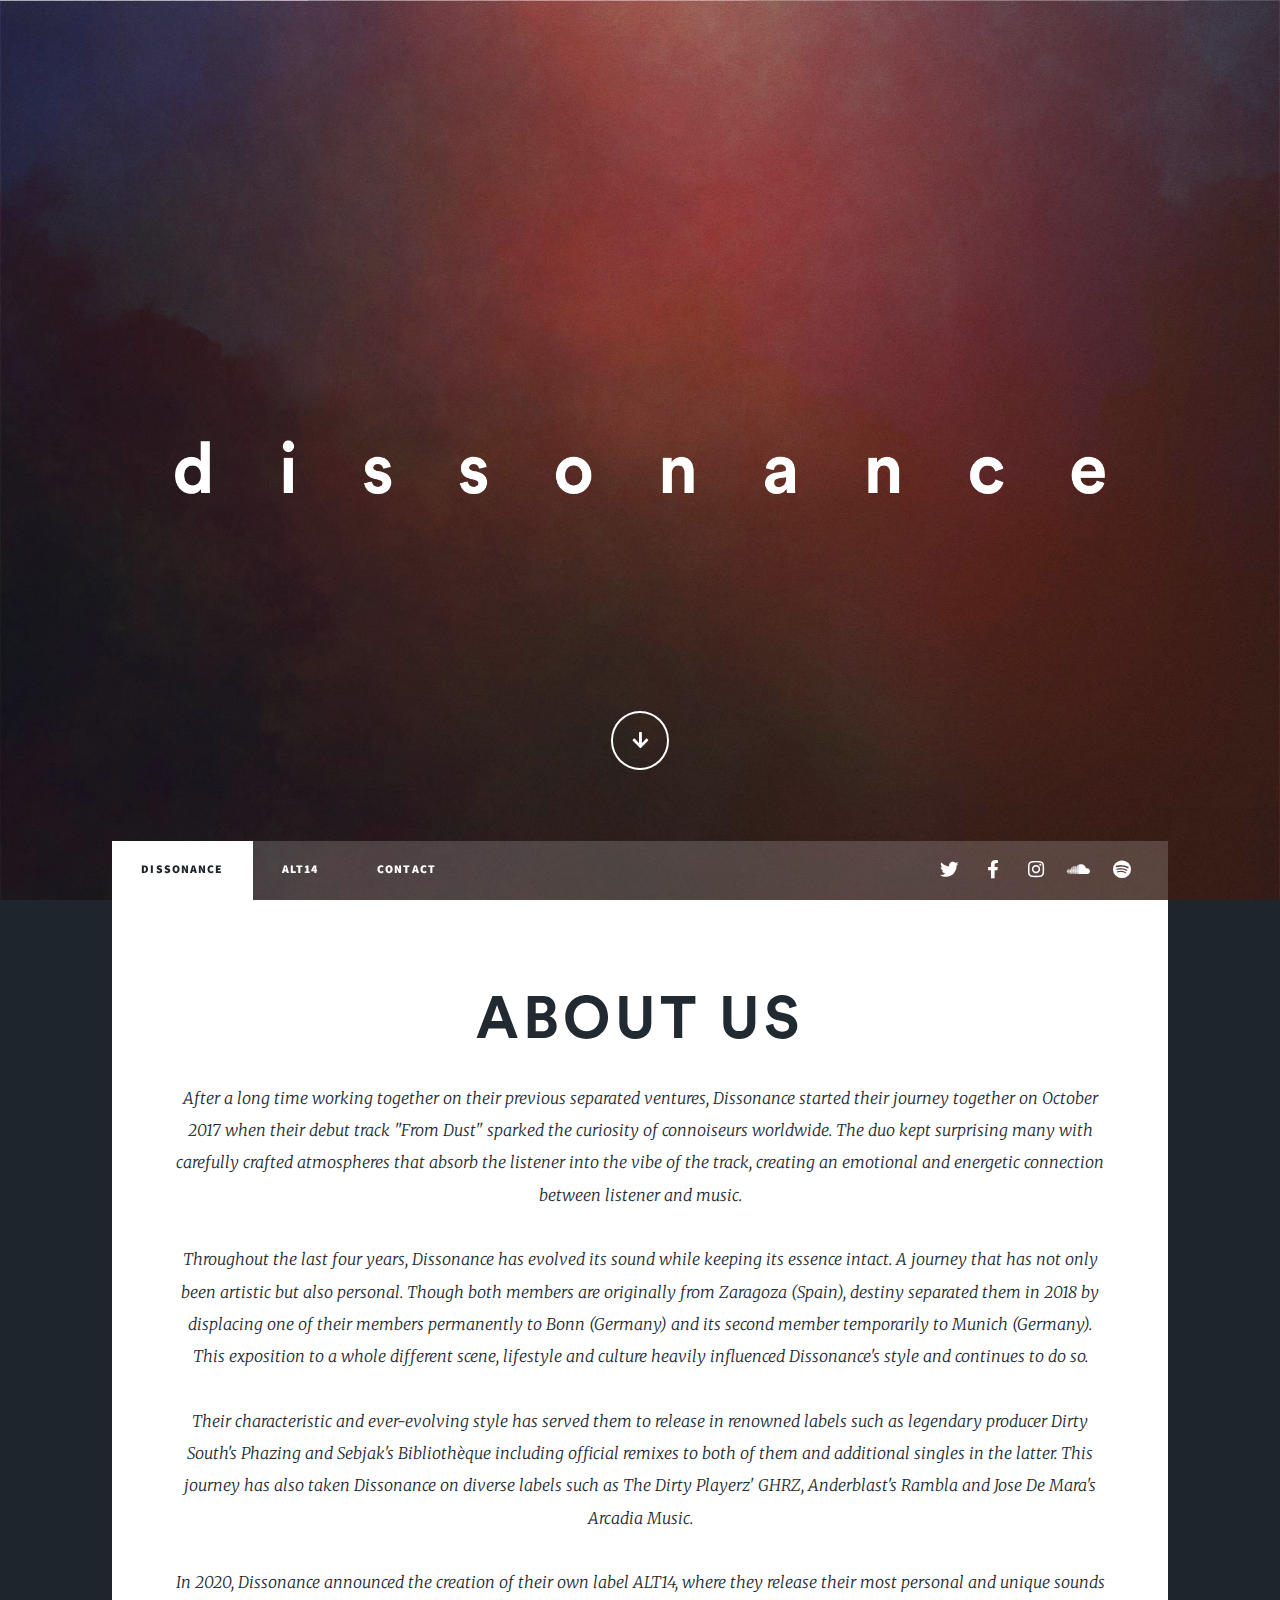
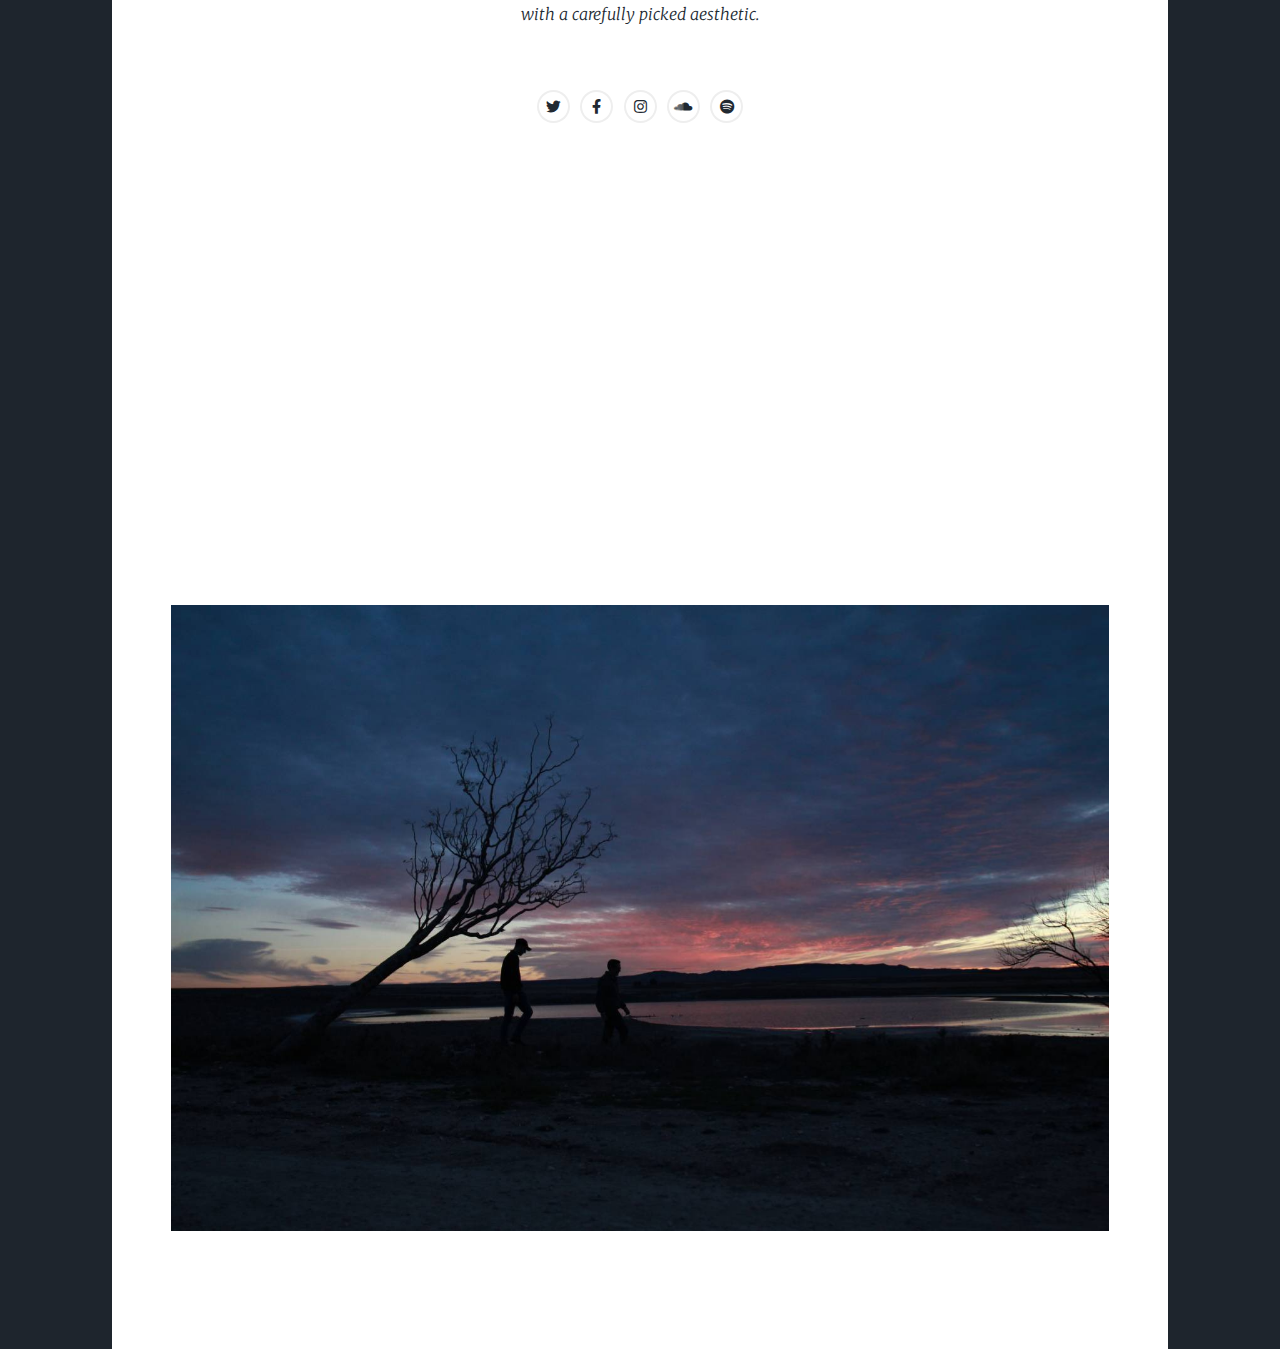
<file: index.html>
<!DOCTYPE HTML>
<!--
	Massively by HTML5 UP
	html5up.net | @ajlkn
	Free for personal and commercial use under the CCA 3.0 license (html5up.net/license)
-->
<html>
<head>
    <title>Dissonance</title>
    <meta charset="utf-8"/>
    <meta name="viewport" content="width=device-width, initial-scale=1, user-scalable=no"/>
    <link rel="stylesheet" href="assets/css/main.css"/>
    <noscript>
        <link rel="stylesheet" href="assets/css/noscript.css"/>
    </noscript>
    <link rel="apple-touch-icon" sizes="180x180" href="/apple-touch-icon.png">
    <link rel="icon" type="image/png" sizes="32x32" href="/favicon-32x32.png">
    <link rel="icon" type="image/png" sizes="16x16" href="/favicon-16x16.png">
    <link rel="manifest" href="/site.webmanifest">
    <meta name="msapplication-TileColor" content="#da532c">
    <meta name="theme-color" content="#ffffff">
</head>
<body class="is-preload">

<!-- Wrapper -->
<div id="wrapper">

    <!-- Intro -->
    <div id="intro">
        <h1><img style="width: 80%;height: auto" src="images/logotest.png"></h1>
        <ul class="actions">
            <li><a href="#header" class="button icon solid solo fa-arrow-down scrolly">Continue</a></li>
        </ul>
    </div>

    <!-- Header -->
    <header id="header">
        <a href="ALT14.html" class="logo">dissonance</a>
    </header>

    <!-- Nav -->
    <nav id="nav">
        <ul class="links">
            <li class="active"><a href="index.html">Dissonance</a></li>
            <li><a href="ALT14.html#nav">ALT14</a></li>
            <li><a href="contact.html">Contact</a></li>
        </ul>
        <ul class="icons">
            <li><a href="https://twitter.com/dissonancelive" target="_blank" class="icon brands fa-twitter"><span
                    class="label">Twitter</span></a></li>
            <li><a href="https://www.facebook.com/dissonancelive/" target="_blank"
                   class="icon brands fa-facebook-f"><span class="label">Facebook</span></a></li>
            <li><a href="https://www.instagram.com/dissonancelive/" target="_blank"
                   class="icon brands fa-instagram"><span class="label">Instagram</span></a></li>
            <li><a href="https://www.soundcloud.com/dissonancelive/" target="_blank"
                   class="icon brands fa-soundcloud"><span class="label">Soundcloud</span></a></li>
            <li><a href="https://open.spotify.com/artist/6sfIjXyeZzUcNbxL0idbRj?si=c1Yn5krVTS-i0OmaIjuAaQ"
                   target="_blank"
                   class="icon brands fa-spotify"><span class="label">Spotify</span></a></li>
        </ul>
    </nav>

    <!-- Main -->
    <div id="main">

        <!-- Post -->
        <section class="post">
            <header class="major">
                <h1>About us</h1> <!-- TODO links -->
                <p>After a long time working together on their previous separated ventures, Dissonance started their
                    journey together on October 2017 when their debut track "From Dust" sparked the curiosity of
                    connoiseurs worldwide. The duo kept surprising many with carefully crafted atmospheres that absorb
                    the listener into the vibe of the track, creating an emotional and energetic connection between
                    listener and music.<br><br>

                    Throughout the last four years, Dissonance has evolved its sound while keeping its essence intact. A
                    journey that has not only been artistic but also personal. Though both members are originally from
                    Zaragoza (Spain), destiny separated them in 2018 by displacing one of their members permanently to
                    Bonn (Germany) and its second member temporarily to Munich (Germany). This exposition to a whole
                    different scene, lifestyle and culture heavily influenced Dissonance's style and continues to do so.
                    <br><br>
                    Their characteristic and ever-evolving style has served them to release in renowned labels such as
                    legendary producer Dirty South's Phazing and Sebjak's Bibliothèque including official remixes to
                    both of them and additional singles in the latter. This journey has also taken Dissonance on diverse
                    labels such as The Dirty Playerz' GHRZ, Anderblast's Rambla and Jose De Mara's Arcadia Music.
                    <br><br>
                    In 2020, Dissonance announced the creation of their own label ALT14, where they release their most
                    personal and unique sounds with a carefully picked aesthetic.</p>
            </header>
            <ul class="icons alt" style="width: 100%;text-align: center">
                <li><a href="https://twitter.com/dissonancelive" target="_blank" class="icon brands fa-twitter"><span
                        class="label">Twitter</span></a></li>
                <li><a href="https://www.facebook.com/dissonancelive/" target="_blank"
                       class="icon brands fa-facebook-f"><span class="label">Facebook</span></a></li>
                <li><a href="https://www.instagram.com/dissonancelive/" target="_blank"
                       class="icon brands fa-instagram"><span class="label">Instagram</span></a></li>
                <li><a href="https://www.soundcloud.com/dissonancelive/" target="_blank"
                       class="icon brands fa-soundcloud"><span class="label">Soundcloud</span></a></li>
                <li><a href="https://open.spotify.com/artist/6sfIjXyeZzUcNbxL0idbRj?si=c1Yn5krVTS-i0OmaIjuAaQ"
                       target="_blank"
                       class="icon brands fa-spotify"><span class="label">Spotify</span></a></li>
            </ul>
            <iframe src="https://open.spotify.com/embed/artist/6sfIjXyeZzUcNbxL0idbRj" width="100%" height="380px"
                    frameborder="0" allowtransparency="true" allow="encrypted-media"></iframe>
            <div class="image main"><img src="images/IMG_9921.jpg" alt=""/></div>
        </section>

    </div>

</div>

<!-- Scripts -->
<script src="assets/js/jquery.min.js"></script>
<script src="assets/js/jquery.scrollex.min.js"></script>
<script src="assets/js/jquery.scrolly.min.js"></script>
<script src="assets/js/browser.min.js"></script>
<script src="assets/js/breakpoints.min.js"></script>
<script src="assets/js/util.js"></script>
<script src="assets/js/main.js"></script>

</body>
</html>
</file>
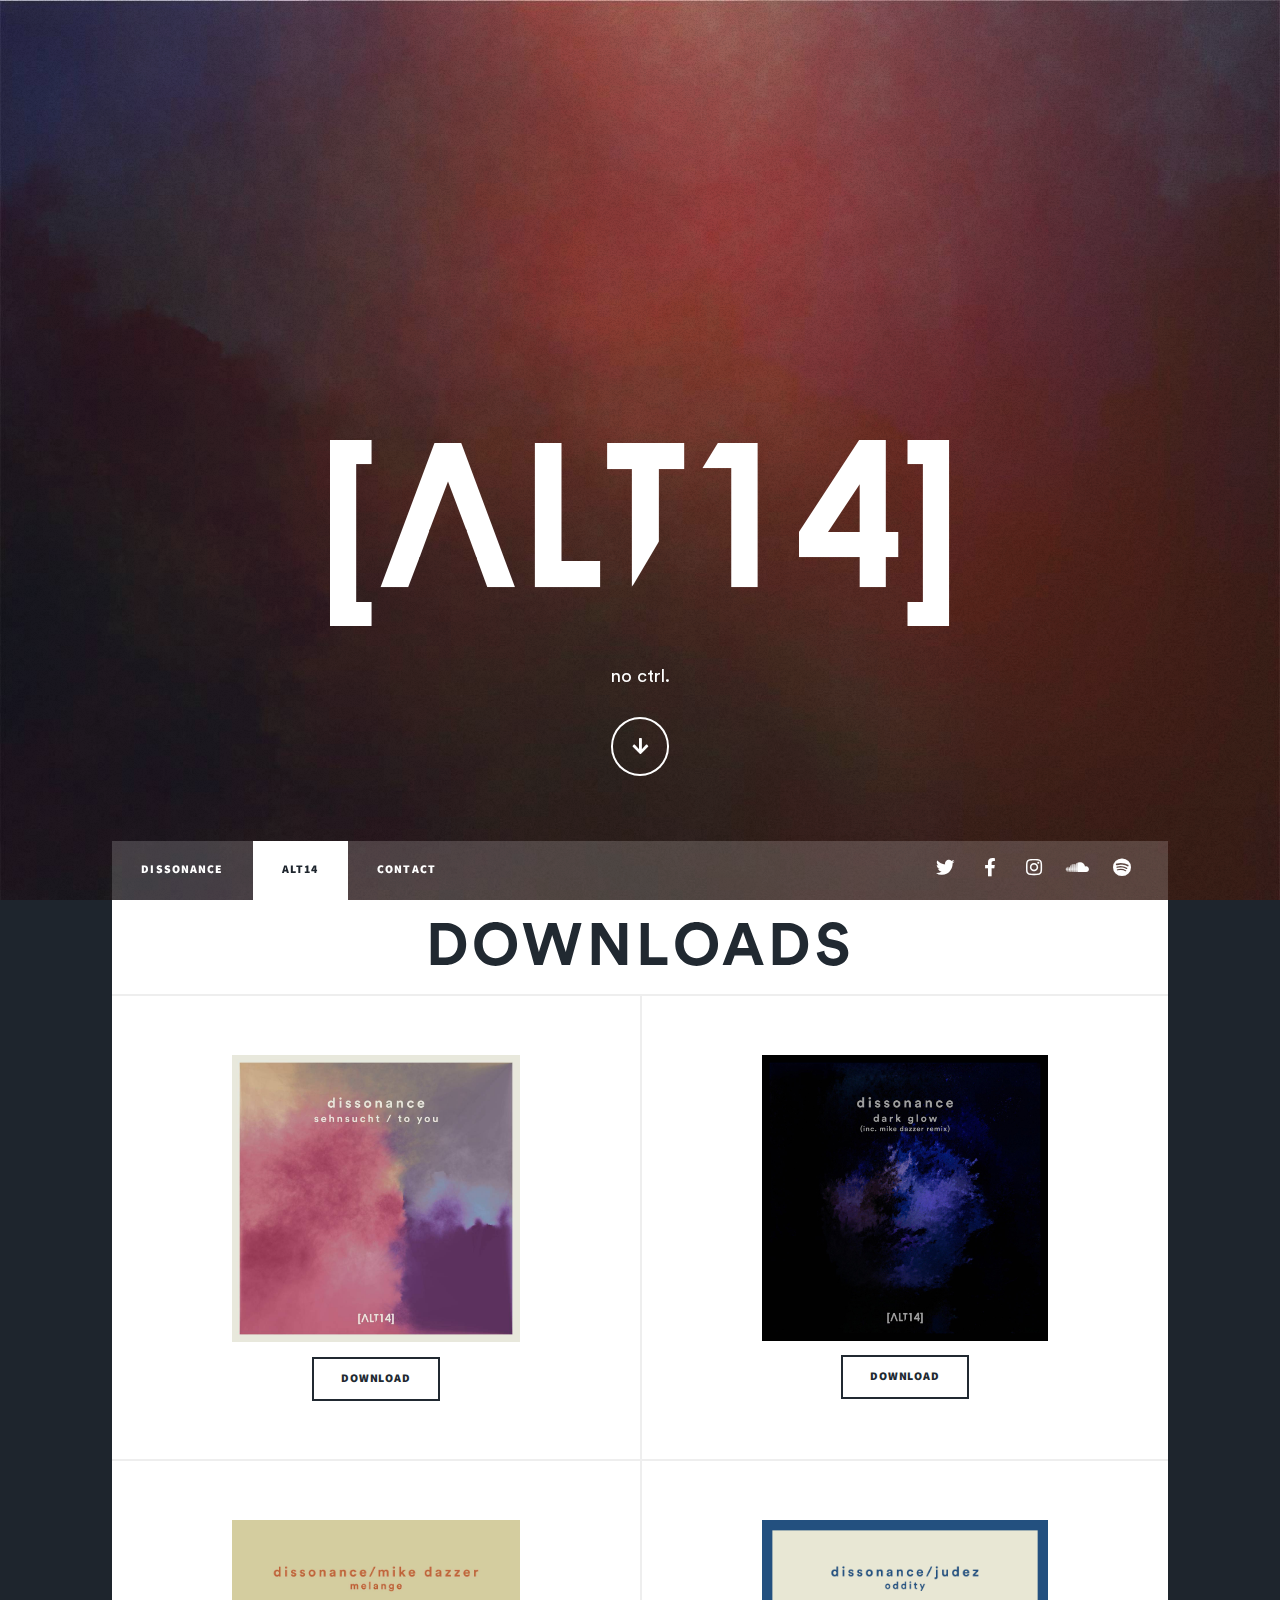
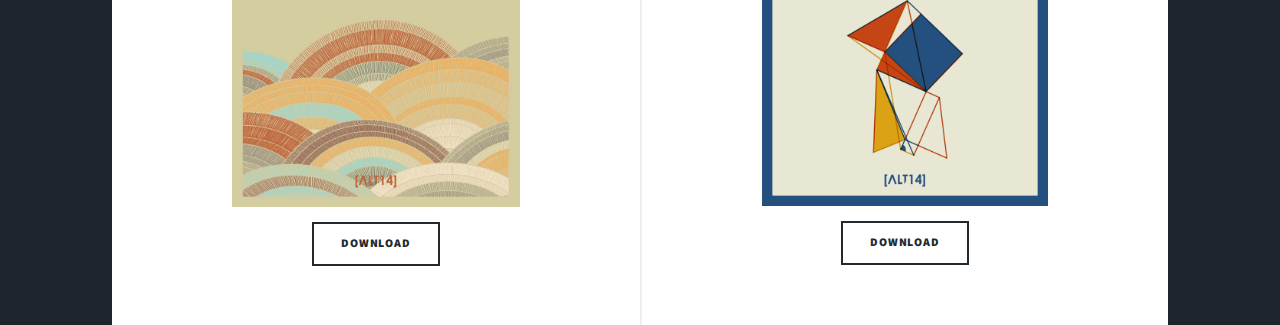
<file: ALT14.html>
<!DOCTYPE HTML>
<!--
	Massively by HTML5 UP
	html5up.net | @ajlkn
	Free for personal and commercial use under the CCA 3.0 license (html5up.net/license)
-->
<html>
<head>
    <title>ALT14</title>
    <meta charset="utf-8"/>
    <meta content="width=device-width, initial-scale=1, user-scalable=no" name="viewport"/>
    <link href="assets/css/main.css" rel="stylesheet"/>
    <noscript>
        <link href="assets/css/noscript.css" rel="stylesheet"/>
    </noscript>
    <link href="/apple-touch-icon.png" rel="apple-touch-icon" sizes="180x180">
    <link href="/favicon-32x32.png" rel="icon" sizes="32x32" type="image/png">
    <link href="/favicon-16x16.png" rel="icon" sizes="16x16" type="image/png">
    <link href="/site.webmanifest" rel="manifest">
    <meta content="#da532c" name="msapplication-TileColor">
    <meta content="#ffffff" name="theme-color">
    <style>
        body {
            font-family: 'Circular Book', Helvetica, sans-serif;
            line-height: 1.5em;
        }

        /* The Modal (background) */
        .modal {
            display: none; /* Hidden by default */
            position: fixed; /* Stay in place */
            z-index: 1; /* Sit on top */
            padding-top: 50px; /* Location of the box */
            left: 0;
            top: 0;
            width: 100%; /* Full width */
            height: 100%; /* Full height */
            overflow: auto; /* Enable scroll if needed */
            background-color: rgb(0, 0, 0); /* Fallback color */
            background-color: rgba(0, 0, 0, 0.4); /* Black w/ opacity */
        }

        /* Modal Content */
        .modal-content {
            position: relative;
            background-color: #fefefe;
            margin: auto;
            padding: 0;
            border: 1px solid #888;
            width: 50%;
            min-width: 350px;
            height: 95%;
            box-shadow: 0 4px 8px 0 rgba(0, 0, 0, 0.2), 0 6px 20px 0 rgba(0, 0, 0, 0.19);
            -webkit-animation-name: animatetop;
            -webkit-animation-duration: 0.4s;
            animation-name: animatetop;
            animation-duration: 0.4s
        }

        /* Add Animation */
        @-webkit-keyframes animatetop {
            from {
                top: -300px;
                opacity: 0
            }
            to {
                top: 0;
                opacity: 1
            }
        }

        @keyframes animatetop {
            from {
                top: -300px;
                opacity: 0
            }
            to {
                top: 0;
                opacity: 1
            }
        }

        /* The Close Button */
        .close {
            color: white;
            float: right;
            font-size: 28px;
            font-weight: bold;
        }

        .close:hover,
        .close:focus {
            color: #000;
            text-decoration: none;
            cursor: pointer;
        }

        .modal-header {
            padding: 2px 16px;
            background-color: #a34543;
            color: white;
        }

        .modal-body {
            padding: 2px 16px;
            height: 40%;
        }

        .modal-footer {
            padding: 2px 16px;
            background-color: #5cb85c;
            color: white;
        }
    </style>
</head>
<body class="is-preload">

<!-- Wrapper -->
<div class="fade-in" id="wrapper">

    <!-- Intro -->
    <div id="intro">
        <h1><img src="images/alt14_blanco.png" style="width: 100%;height: auto"></h1>
        <p>no ctrl.</p>
        <ul class="actions">
            <li><a class="button icon solid solo fa-arrow-down scrolly" href="#header">Continue</a></li>
        </ul>
    </div>

    <!-- Header -->
    <header id="header">
        <a class="logo" href="ALT14.html">dissonance</a>
    </header>

    <!-- Nav -->
    <nav id="nav">
        <ul class="links">
            <li><a href="index.html">Dissonance</a></li>
            <li class="active"><a href="ALT14.html">ALT14</a></li>
            <li><a href="contact.html">Contact</a></li>
        </ul>
        <ul class="icons">
            <li><a class="icon brands fa-twitter" href="https://twitter.com/dissonancelive" target="_blank"><span
                    class="label">Twitter</span></a></li>
            <li><a class="icon brands fa-facebook-f" href="https://www.facebook.com/dissonancelive/"
                   target="_blank"><span class="label">Facebook</span></a></li>
            <li><a class="icon brands fa-instagram" href="https://www.instagram.com/dissonancelive/"
                   target="_blank"><span class="label">Instagram</span></a></li>
            <li><a class="icon brands fa-soundcloud" href="https://www.soundcloud.com/dissonancelive/"
                   target="_blank"><span class="label">Soundcloud</span></a></li>
            <li><a class="icon brands fa-spotify"
                   href="https://open.spotify.com/artist/6sfIjXyeZzUcNbxL0idbRj?si=c1Yn5krVTS-i0OmaIjuAaQ"
                   target="_blank"><span class="label">Spotify</span></a></li>
        </ul>
    </nav>

    <!-- Main -->
    <div id="main">

        <!-- Featured Post -->
        <article class="post featured" style="padding-bottom: 1rem;padding-top: 1rem;">
            <header class="major" style="margin-bottom: 0;">
                <!--									<span class="date">April 25, 2017</span>-->
                <h2 style="margin-bottom: 0;">Downloads</h2>
                <!--									<p>Download our first release for free.</p>-->
            </header>
        </article>

        <section class="posts">
            <!--            ALT001 - Sehnsucht // To You -->
            <article>
                <!--                <a style="display: block;margin-bottom: 1em;margin-left: auto;margin-right: auto;width:70%;">-->
                <img alt=""
                     src="images/ALT001_artwork.jpg" style="display: block;margin-bottom: 1em;margin-left: auto;margin-right: auto;width:70%"/>
                <!--                </a>-->
                <!-- Trigger/Open The Modal -->
                <button id="myBtn">Download</button>

                <!-- The Modal -->
                <div class="modal" id="myModal">
                    <!-- Modal content -->
                    <div class="modal-content">
                        <div class="modal-header">
                            <span class="close">&times;</span>
                            <h2 style="margin:0;color: white; font-family: 'Circular Bold', Helvetica, sans-serif">A
                                letter from us</h2>
                        </div>
                        <div class="modal-body">  <!--TODO add hyperlinks -->
                            <p style="padding:1em">You're getting dozens of hours of work for free. <br/>
                                The only thing we ask from you in return is your support and your email to keep you
                                updated.<br/>
                                We'd love it if you could tweet, post, share a stories, tell your friends,
                                stream it on Spotify or follow us in any of our social media. <br/>
                                We'll be forever grateful 😃 <br/><br/>
                                Cheers,<br/>
                                <b>Dissonance // ALT14 Team</b></p>
                            <iframe frameborder="0"
                                    height="100%" marginheight="0" marginwidth="0" src="https://docs.google.com/forms/d/e/1FAIpQLSdl4C8AINykbbKovsakotzaNQ97kQCHsNPF4fcF1rbIHvV-WQ/viewform?embedded=true" width="100%">
                                Loading…
                            </iframe><!--											<form method="post" action="#">-->
                            <a href="https://drive.google.com/drive/folders/1pbG0__1pjmp7te_GuavZAwO1EQF6NNOt?usp=sharing"
                               target="_blank">
                                <button>Download</button>
                            </a>
                            <a href="https://dissonance.fanlink.to/ALT001"
                               target="_blank">
                                <button>Stream & More</button>
                            </a>
                        </div>
                    </div>
                </div>

            </article>
            <!--            ALT002 - Dark Glow (inc. Mike Dazzer Remix) -->
            <article>
                <!--                <a style="display: block;margin-bottom: 1em;margin-left: auto;margin-right: auto;width:70%;">-->
                <img alt=""
                     src="images/ALT002_artwork.jpg" style="display: block;margin-bottom: 1em;margin-left: auto;margin-right: auto;width:70%"/>
                <!--                </a>-->
                <!-- Trigger/Open The Modal -->
                <button id="myBtn002">Download</button>

                <!-- The Modal -->
                <div class="modal" id="myModal002">
                    <!-- Modal content -->
                    <div class="modal-content">
                        <div class="modal-header">
                            <span class="close" id="close002">&times;</span>
                            <h2 style="margin:0;color: white; font-family: 'Circular Bold', Helvetica, sans-serif">A
                                letter from us</h2>
                        </div>
                        <div class="modal-body">  <!--TODO add hyperlinks -->
                            <p style="padding:1em">You're getting dozens of hours of work for free. <br/>
                                The only thing we ask from you in return is your support and your email to keep you
                                updated.<br/>
                                We'd love it if you could tweet, post, share a stories, tell your friends,
                                stream it on Spotify or follow us in any of our social media. <br/>
                                We'll be forever grateful 😃 <br/><br/>
                                Cheers,<br/>
                                <b>Dissonance // ALT14 Team</b></p>
                            <iframe frameborder="0"
                                    height="100%" marginheight="0" marginwidth="0" src="https://docs.google.com/forms/d/e/1FAIpQLSdl4C8AINykbbKovsakotzaNQ97kQCHsNPF4fcF1rbIHvV-WQ/viewform?embedded=true" width="100%">
                                Loading…
                            </iframe><!--											<form method="post" action="#">-->
                            <a href="https://drive.google.com/drive/folders/1MalWnpJaloUCGjUnhrRlk5ZIXa-2DBRD?usp=sharing"
                               target="_blank">
                                <button>Download</button>
                            </a>
                            <a href="https://dissonance.fanlink.to/ALT002"
                               target="_blank">
                                <button>Stream & More</button>
                            </a>
                        </div>
                    </div>
                </div>

            </article>
            <!--            ALT003 - Melange  -->
            <article>
                <!--                <a style="display: block;margin-bottom: 1em;margin-left: auto;margin-right: auto;width:70%;">-->
                <img alt=""
                     src="images/ALT003_artwork.jpg" style="display: block;margin-bottom: 1em;margin-left: auto;margin-right: auto;width:70%"/>
                <!--                </a>-->
                <!-- Trigger/Open The Modal -->
                <button id="myBtn003">Download</button>

                <!-- The Modal -->
                <div class="modal" id="myModal003">
                    <!-- Modal content -->
                    <div class="modal-content">
                        <div class="modal-header">
                            <span class="close" id="close003">&times;</span>
                            <h2 style="margin:0;color: white; font-family: 'Circular Bold', Helvetica, sans-serif">A
                                letter from us</h2>
                        </div>
                        <div class="modal-body">  <!--TODO add hyperlinks -->
                            <p style="padding:1em">You're getting dozens of hours of work for free. <br/>
                                The only thing we ask from you in return is your support and your email to keep you
                                updated.<br/>
                                We'd love it if you could tweet, post, share a stories, tell your friends,
                                stream it on Spotify or follow us in any of our social media. <br/>
                                We'll be forever grateful 😃 <br/><br/>
                                Cheers,<br/>
                                <b>Dissonance // ALT14 Team</b></p>
                            <iframe frameborder="0"
                                    height="100%" marginheight="0" marginwidth="0" src="https://docs.google.com/forms/d/e/1FAIpQLSdl4C8AINykbbKovsakotzaNQ97kQCHsNPF4fcF1rbIHvV-WQ/viewform?embedded=true" width="100%">
                                Loading…
                            </iframe><!--											<form method="post" action="#">-->
                            <a href="https://drive.google.com/drive/folders/1ELLS39boKZY1NP9YksYbTTq5X33noWJn?usp=sharing"
                               target="_blank">
                                <button>Download</button>
                            </a>
                            <a href="https://dissonance.fanlink.to/ALT003"
                               target="_blank">
                                <button>Stream & More</button>
                            </a>
                        </div>
                    </div>
                </div>

            </article>
            <!--            ALT004 - Oddity  -->
            <article>
                <img alt=""
                     src="images/ALT004_artwork.png" style="display: block;margin-bottom: 1em;margin-left: auto;margin-right: auto;width:70%"/>
                <!-- Trigger/Open The Modal -->
                <button id="myBtn004">Download</button>

                <!-- The Modal -->
                <div class="modal" id="myModal004">
                    <!-- Modal content -->
                    <div class="modal-content">
                        <div class="modal-header">
                            <span class="close" id="close004">&times;</span>
                            <h2 style="margin:0;color: white; font-family: 'Circular Bold', Helvetica, sans-serif">A
                                letter from us</h2>
                        </div>
                        <div class="modal-body">
                            <p style="padding:1em">You're getting dozens of hours of work for free. <br/>
                                The only thing we ask from you in return is your support and your email to keep you
                                updated.<br/>
                                We'd love it if you could tweet, post, share a stories, tell your friends,
                                stream it on Spotify or follow us in any of our social media. <br/>
                                We'll be forever grateful 😃 <br/><br/>
                                Cheers,<br/>
                                <b>Dissonance // ALT14 Team</b></p>
                            <iframe frameborder="0"
                                    height="100%" marginheight="0" marginwidth="0" src="https://docs.google.com/forms/d/e/1FAIpQLSdl4C8AINykbbKovsakotzaNQ97kQCHsNPF4fcF1rbIHvV-WQ/viewform?embedded=true" width="100%">
                                Loading…
                            </iframe><!--											<form method="post" action="#">-->
                            <a href="https://drive.google.com/drive/folders/1y0VOqzL7tBUYTSTv2hZgAzRYcgkG0kIx?usp=sharing"
                               target="_blank">
                                <button>Download</button>
                            </a>
                            <a href="https://dissonance.fanlink.to/ALT004"
                               target="_blank">
                                <button>Stream & More</button>
                            </a>
                        </div>
                    </div>
                </div>

            </article>
        </section>
    </div>
</div>

<!-- Scripts -->
<script src="assets/js/jquery.min.js"></script>
<script src="assets/js/jquery.scrollex.min.js"></script>
<script src="assets/js/jquery.scrolly.min.js"></script>
<script src="assets/js/browser.min.js"></script>
<script src="assets/js/breakpoints.min.js"></script>
<script src="assets/js/util.js"></script>
<script src="assets/js/main.js"></script>
<script>
    // Get the modal
    var modal = document.getElementById("myModal");
    var modal002 = document.getElementById("myModal002");
    var modal003 = document.getElementById("myModal003");
    var modal004 = document.getElementById("myModal004");

    // Get the button that opens the modal
    var btn = document.getElementById("myBtn");
    var btn002 = document.getElementById("myBtn002");
    var btn003 = document.getElementById("myBtn003");
    var btn004 = document.getElementById("myBtn004");

    // Get the <span> element that closes the modal
    var span = document.getElementsByClassName("close")[0];
    var span002 = document.getElementById("close002");
    var span003 = document.getElementById("close003");
    var span004 = document.getElementById("close004");

    // When the user clicks the button, open the modal
    btn.onclick = function () {
        modal.style.display = "block";
    }
    // When the user clicks the button, open the modal
    btn002.onclick = function () {
        modal002.style.display = "block";
    }
    // When the user clicks the button, open the modal
    btn003.onclick = function () {
        modal003.style.display = "block";
    }
    // When the user clicks the button, open the modal
    btn004.onclick = function () {
        modal004.style.display = "block";
    }

    // When the user clicks on <span> (x), close the modal
    span.onclick = function () {
        modal.style.display = "none";
    }
    // When the user clicks on <span> (x), close the modal
    span002.onclick = function () {
        modal002.style.display = "none";
    }
    // When the user clicks on <span> (x), close the modal
    span003.onclick = function () {
        modal003.style.display = "none";
    }
    // When the user clicks on <span> (x), close the modal
    span004.onclick = function () {
        modal004.style.display = "none";
    }

    // When the user clicks anywhere outside of the modal, close it
    window.onclick = function (event) {
        if (event.target === modal) {
            modal.style.display = "none";
        } else if (event.target === modal002) {
            modal002.style.display = "none";
        } else if (event.target === modal003) {
            modal003.style.display = "none";
        } else if (event.target === modal004) {
            modal004.style.display = "none";
        }
    }
</script>
</body>
</html>
</file>
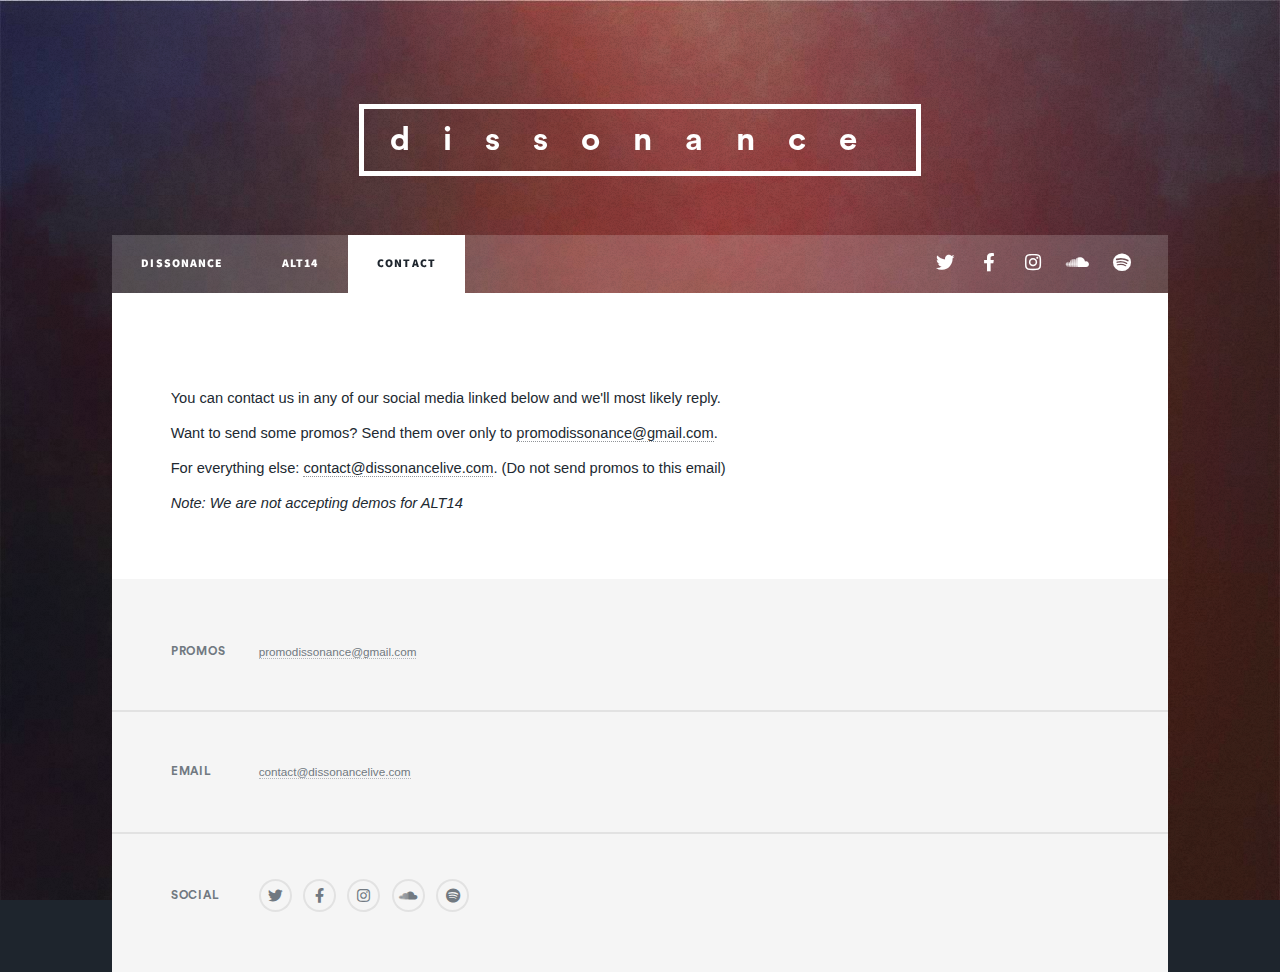
<file: contact.html>
<!DOCTYPE HTML>
<!--
	Massively by HTML5 UP
	html5up.net | @ajlkn
	Free for personal and commercial use under the CCA 3.0 license (html5up.net/license)
-->
<html>
	<head>
		<title>Dissonance</title>
		<meta charset="utf-8" />
		<meta name="viewport" content="width=device-width, initial-scale=1, user-scalable=no" />
		<link rel="stylesheet" href="assets/css/main.css" />
		<noscript><link rel="stylesheet" href="assets/css/noscript.css" /></noscript>
		<link rel="apple-touch-icon" sizes="180x180" href="/apple-touch-icon.png">
		<link rel="icon" type="image/png" sizes="32x32" href="/favicon-32x32.png">
		<link rel="icon" type="image/png" sizes="16x16" href="/favicon-16x16.png">
		<link rel="manifest" href="/site.webmanifest">
		<meta name="msapplication-TileColor" content="#da532c">
		<meta name="theme-color" content="#ffffff">
		<style>
			body {font-family: Arial, Helvetica, sans-serif;}

			/* The Modal (background) */
			.modal {
				display: none; /* Hidden by default */
				position: fixed; /* Stay in place */
				z-index: 1; /* Sit on top */
				padding-top: 100px; /* Location of the box */
				left: 0;
				top: 0;
				width: 100%; /* Full width */
				height: 100%; /* Full height */
				overflow: auto; /* Enable scroll if needed */
				background-color: rgb(0,0,0); /* Fallback color */
				background-color: rgba(0,0,0,0.4); /* Black w/ opacity */
			}

			/* Modal Content */
			.modal-content {
				background-color: #fefefe;
				margin: auto;
				padding: 20px;
				border: 1px solid #888;
				width: 80%;
			}

			/* The Close Button */
			.close {
				color: #aaaaaa;
				float: right;
				font-size: 28px;
				font-weight: bold;
			}

			.close:hover,
			.close:focus {
				color: #000;
				text-decoration: none;
				cursor: pointer;
			}
		</style>
	</head>
	<body class="is-preload">

		<!-- Wrapper -->
			<div id="wrapper">

				<!-- Header -->
					<header id="header">
						<a href="ALT14.html" class="logo">dissonance</a>
					</header>

				<!-- Nav -->
					<nav id="nav">
						<ul class="links">
							<li><a href="index.html">Dissonance</a></li>
							<li><a href="ALT14.html">ALT14</a></li>
							<li class="active"><a href="contact.html">Contact</a></li>
						</ul>
						<ul class="icons">
							<li><a href="https://twitter.com/dissonancelive" target="_blank"  class="icon brands fa-twitter"><span class="label">Twitter</span></a></li>
							<li><a href="https://www.facebook.com/dissonancelive/" target="_blank" class="icon brands fa-facebook-f"><span class="label">Facebook</span></a></li>
							<li><a href="https://www.instagram.com/dissonancelive/" target="_blank" class="icon brands fa-instagram"><span class="label">Instagram</span></a></li>
							<li><a href="https://www.soundcloud.com/dissonancelive/" target="_blank" class="icon brands fa-soundcloud"><span class="label">Soundcloud</span></a></li>
							<li><a href="https://open.spotify.com/artist/6sfIjXyeZzUcNbxL0idbRj?si=c1Yn5krVTS-i0OmaIjuAaQ" target="_blank"
								   class="icon brands fa-spotify"><span class="label">Spotify</span></a></li>
						</ul>
					</nav>

				<!-- Main -->
					<div id="main">
						<section class="post">
							You can contact us in any of our social media linked below and we'll most likely reply. <br/>
							Want to send some promos? Send them over only to <a href="mailto:promodissonance@gmail.com">promodissonance@gmail.com</a>.<br/>
							For everything else: <a href="mailto:contact@dissonancelive.com">contact@dissonancelive.com</a>.
							(Do not send promos to this email)<br/>
							<i>Note: We are not accepting demos for ALT14</i>
						</section>
					</div>

				<!-- Footer -->
					<footer id="footer">
						<section class="split contact">
							<section>
								<h3>Promos</h3>
								<p><a href="mailto:promodissonance@gmail.com">promodissonance@gmail.com</a></p>
							</section>
							<section>
								<h3>Email</h3>
								<p><a href="mailto:contact@dissonancelive.com">contact@dissonancelive.com</a></p>
							</section>
							<section>
								<h3>Social</h3>
								<ul class="icons alt">
									<li><a href="https://twitter.com/dissonancelive" target="_blank"  class="icon brands fa-twitter"><span class="label">Twitter</span></a></li>
									<li><a href="https://www.facebook.com/dissonancelive/" target="_blank" class="icon brands fa-facebook-f"><span class="label">Facebook</span></a></li>
									<li><a href="https://www.instagram.com/dissonancelive/" target="_blank" class="icon brands fa-instagram"><span class="label">Instagram</span></a></li>
									<li><a href="https://www.soundcloud.com/dissonancelive/" target="_blank" class="icon brands fa-soundcloud"><span class="label">Soundcloud</span></a></li>
									<li><a href="https://open.spotify.com/artist/6sfIjXyeZzUcNbxL0idbRj?si=c1Yn5krVTS-i0OmaIjuAaQ" target="_blank"
										   class="icon brands fa-spotify"><span class="label">Spotify</span></a></li>
								</ul>
							</section>
						</section>
					</footer>

			</div>

		<!-- Scripts -->
			<script src="assets/js/jquery.min.js"></script>
			<script src="assets/js/jquery.scrollex.min.js"></script>
			<script src="assets/js/jquery.scrolly.min.js"></script>
			<script src="assets/js/browser.min.js"></script>
			<script src="assets/js/breakpoints.min.js"></script>
			<script src="assets/js/util.js"></script>
			<script src="assets/js/main.js"></script>

		<script>
			// Get the modal
			var modal = document.getElementById("myModal");

			// Get the button that opens the modal
			var btn = document.getElementById("myBtn");

			// Get the <span> element that closes the modal
			var span = document.getElementsByClassName("close")[0];

			// When the user clicks the button, open the modal
			btn.onclick = function() {
				modal.style.display = "block";
			}

			// When the user clicks on <span> (x), close the modal
			span.onclick = function() {
				modal.style.display = "none";
			}

			// When the user clicks anywhere outside of the modal, close it
			window.onclick = function(event) {
				if (event.target == modal) {
					modal.style.display = "none";
				}
			}
		</script>
	</body>
</html>
</file>
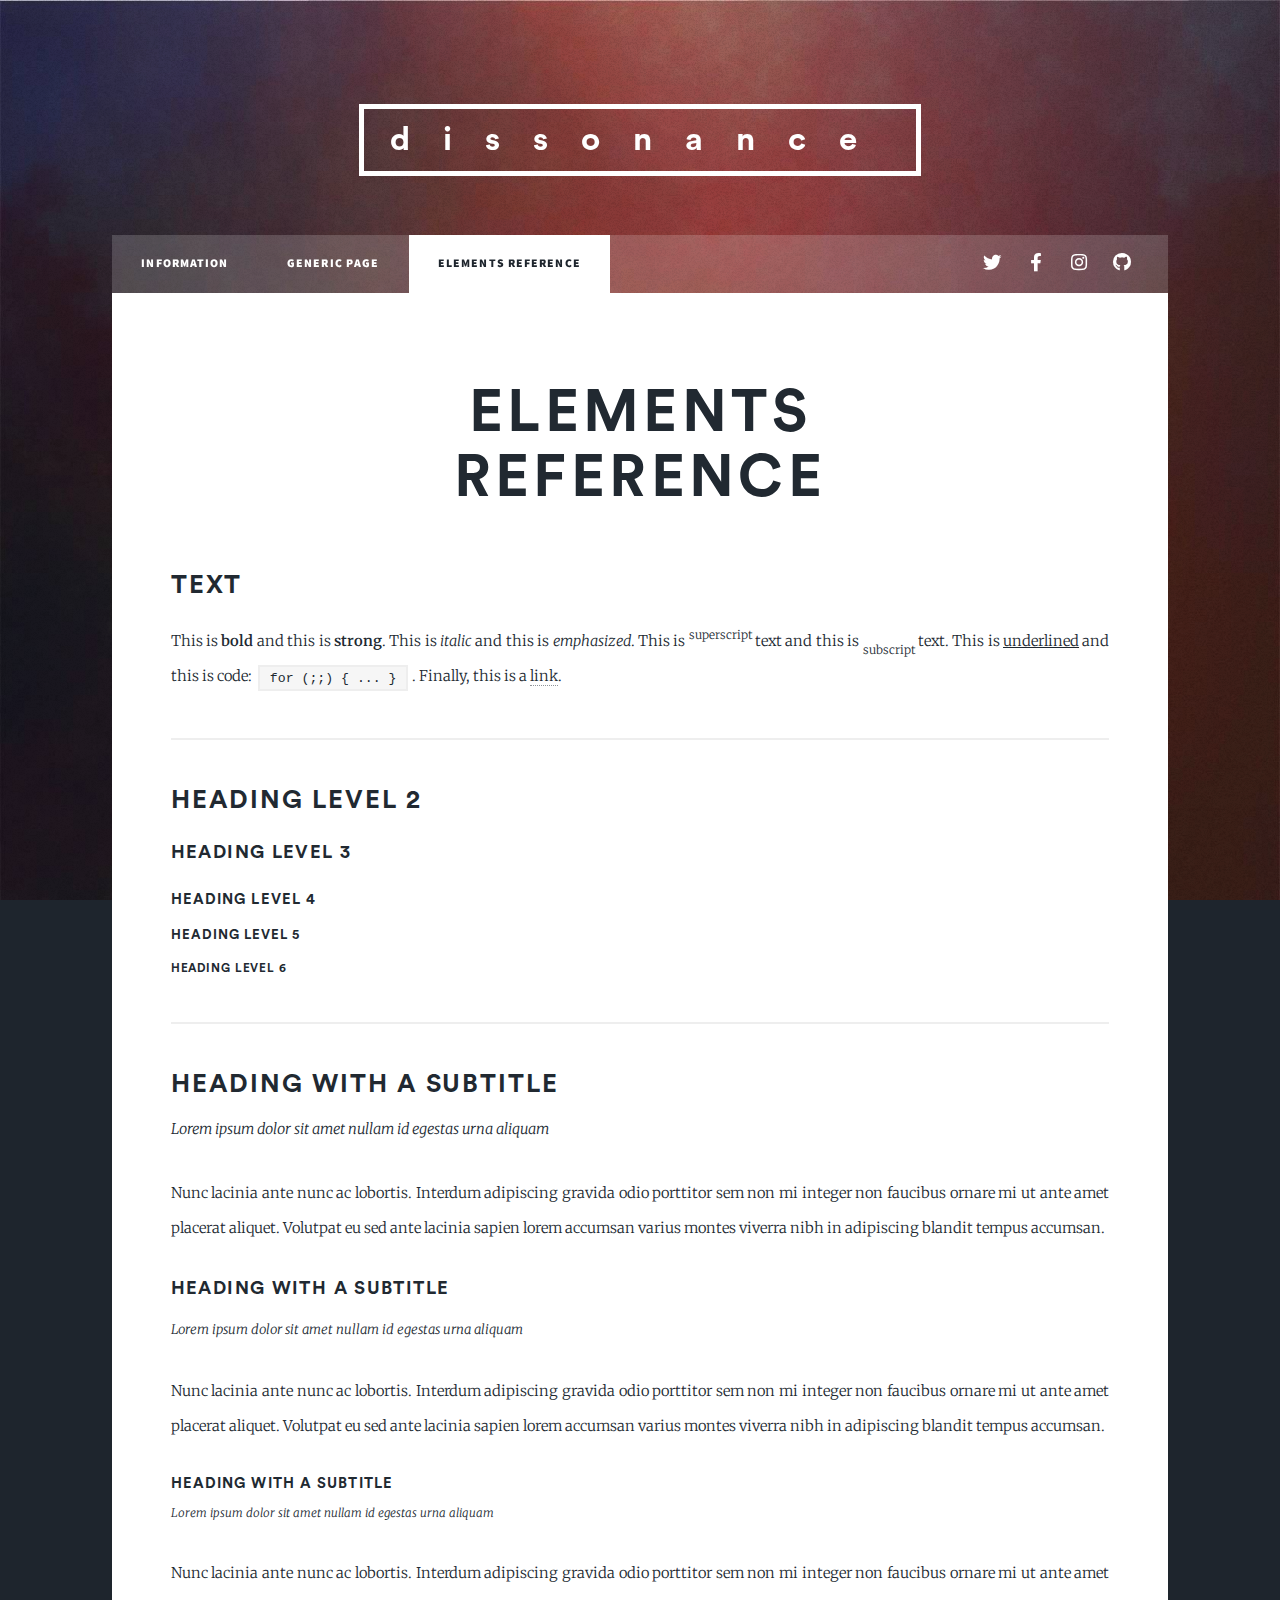
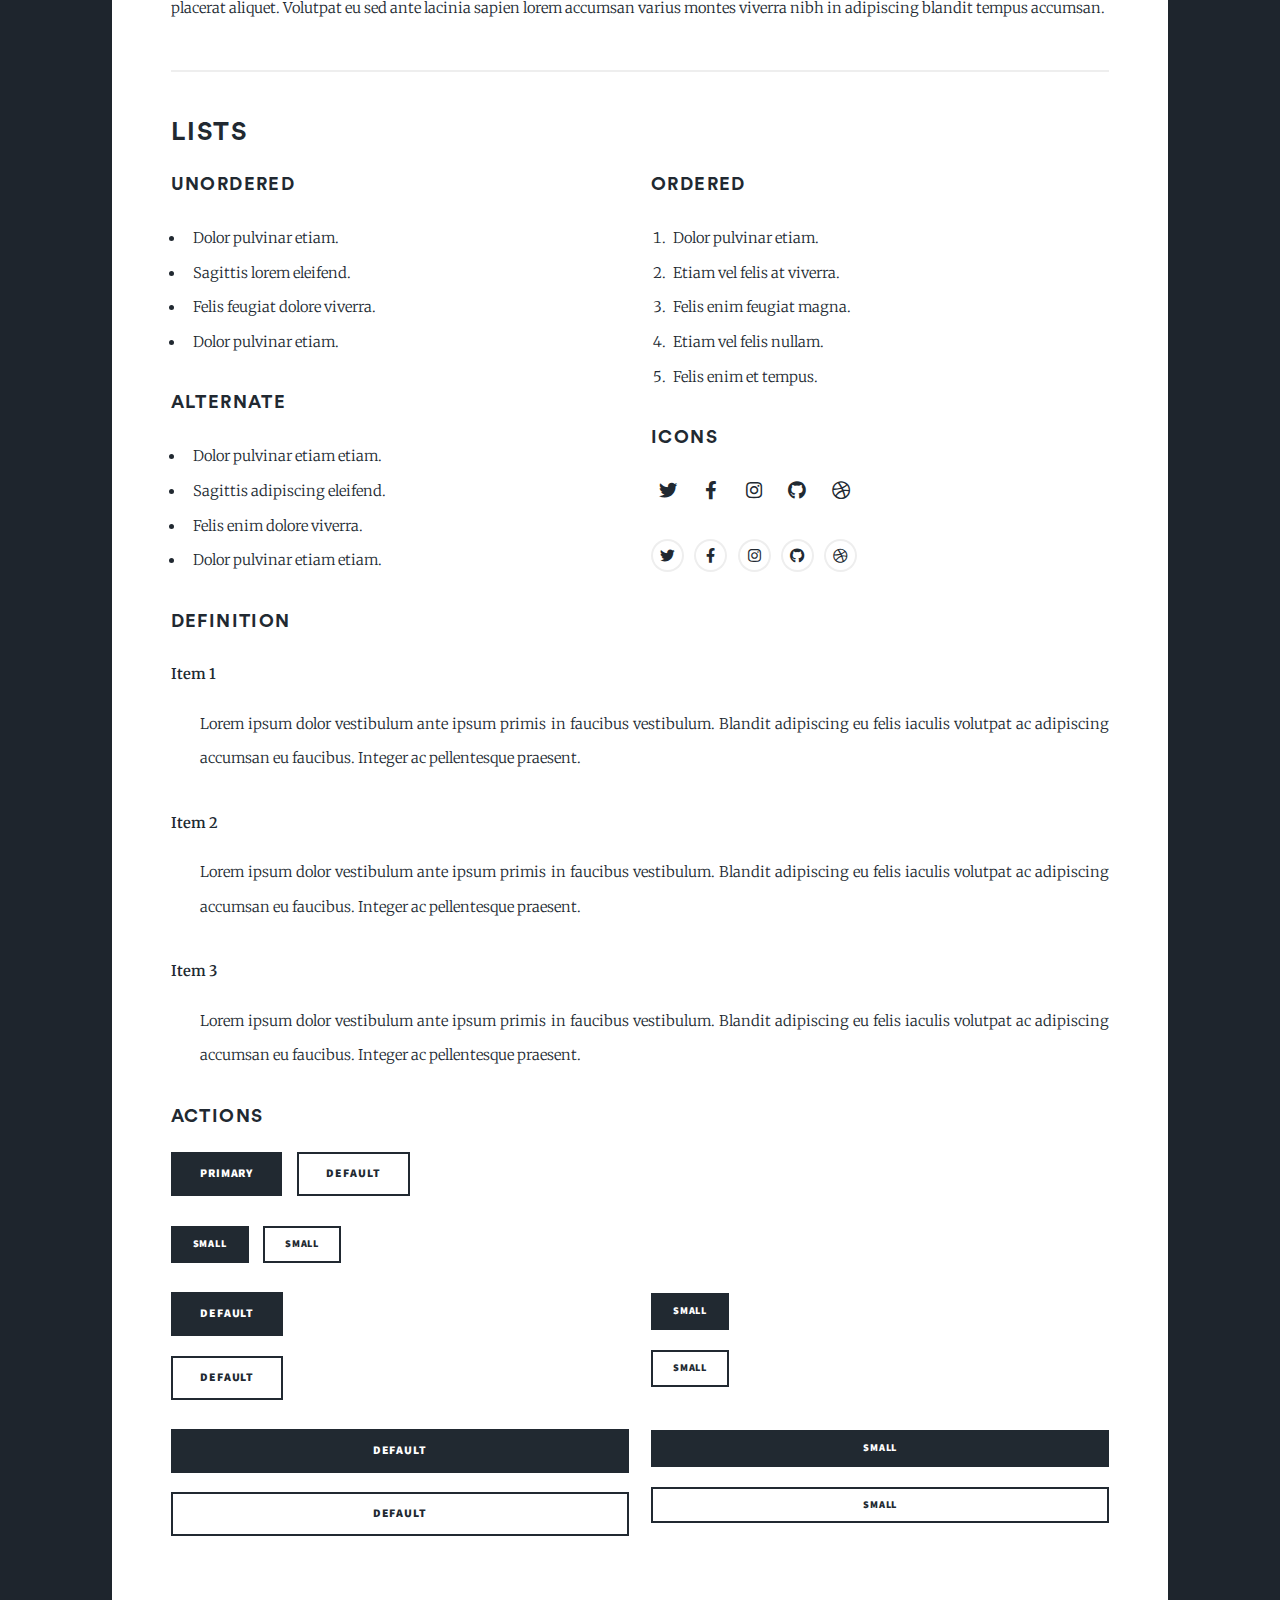
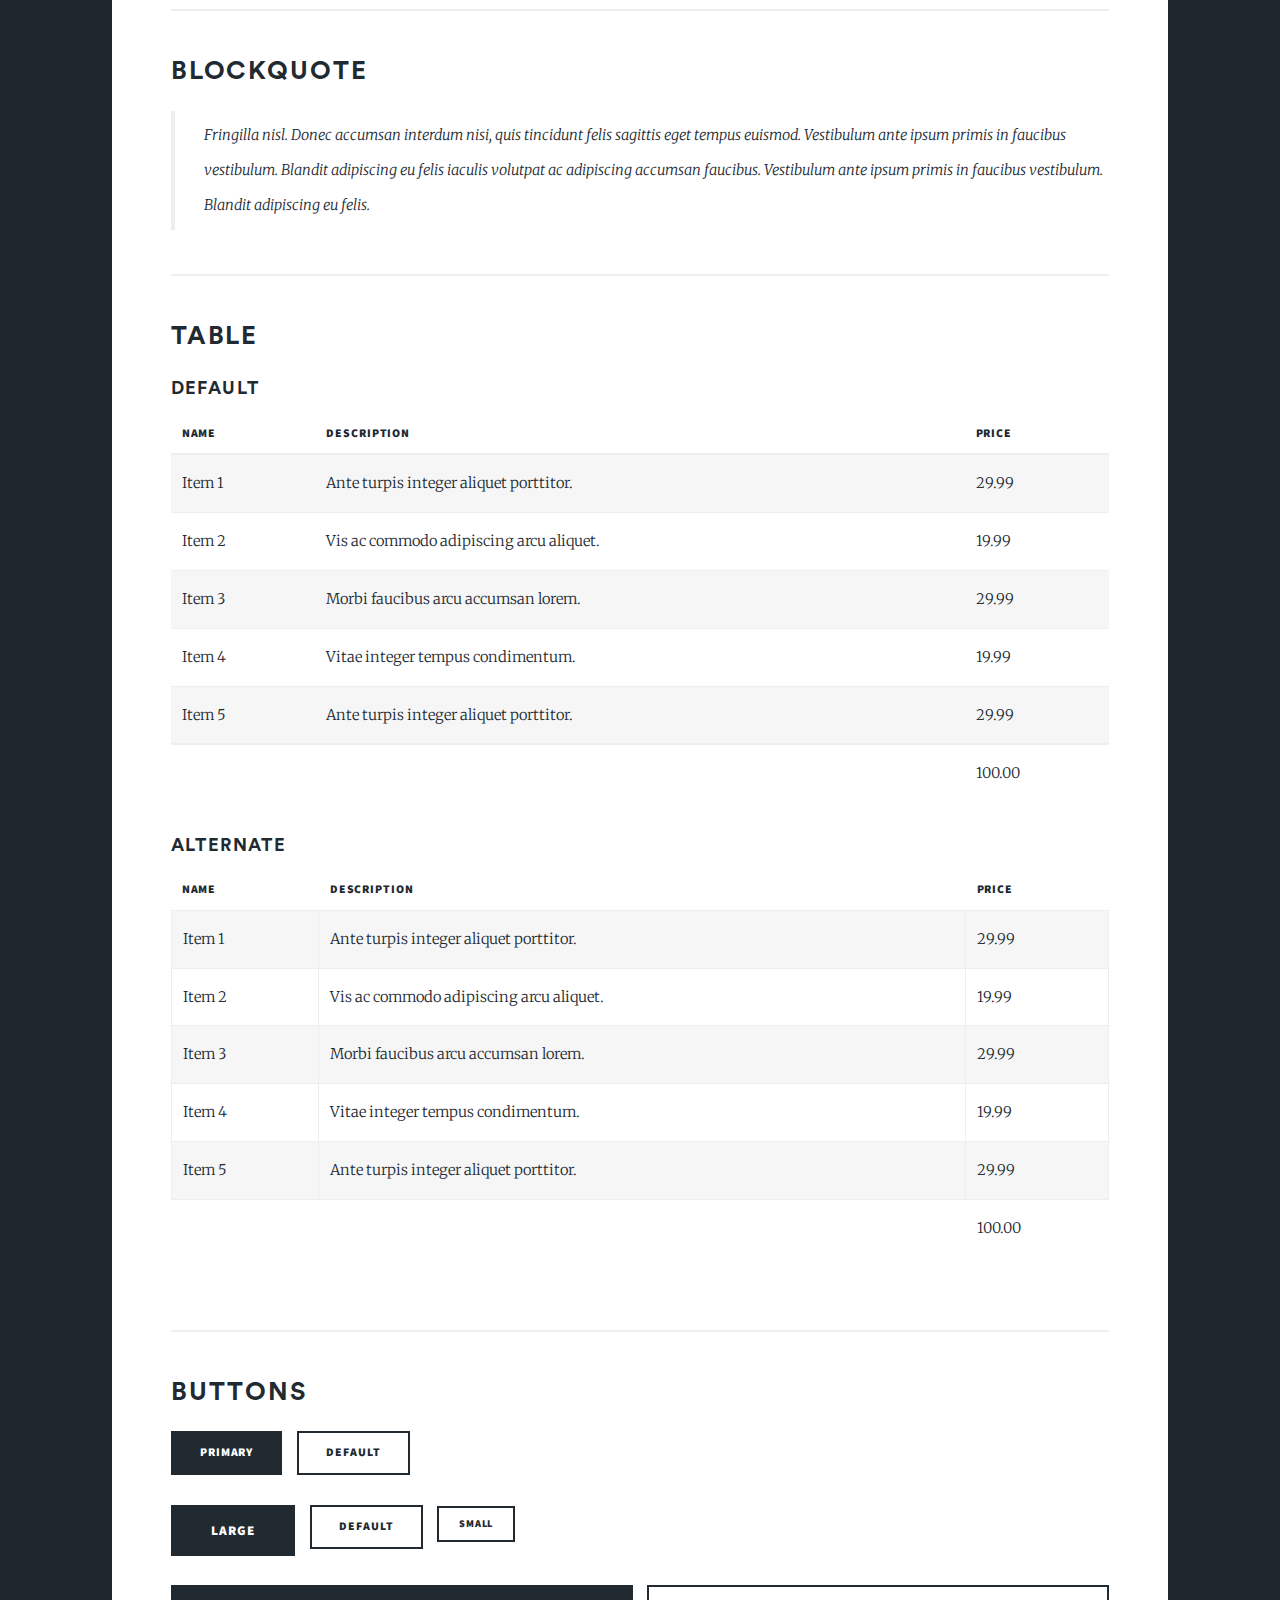
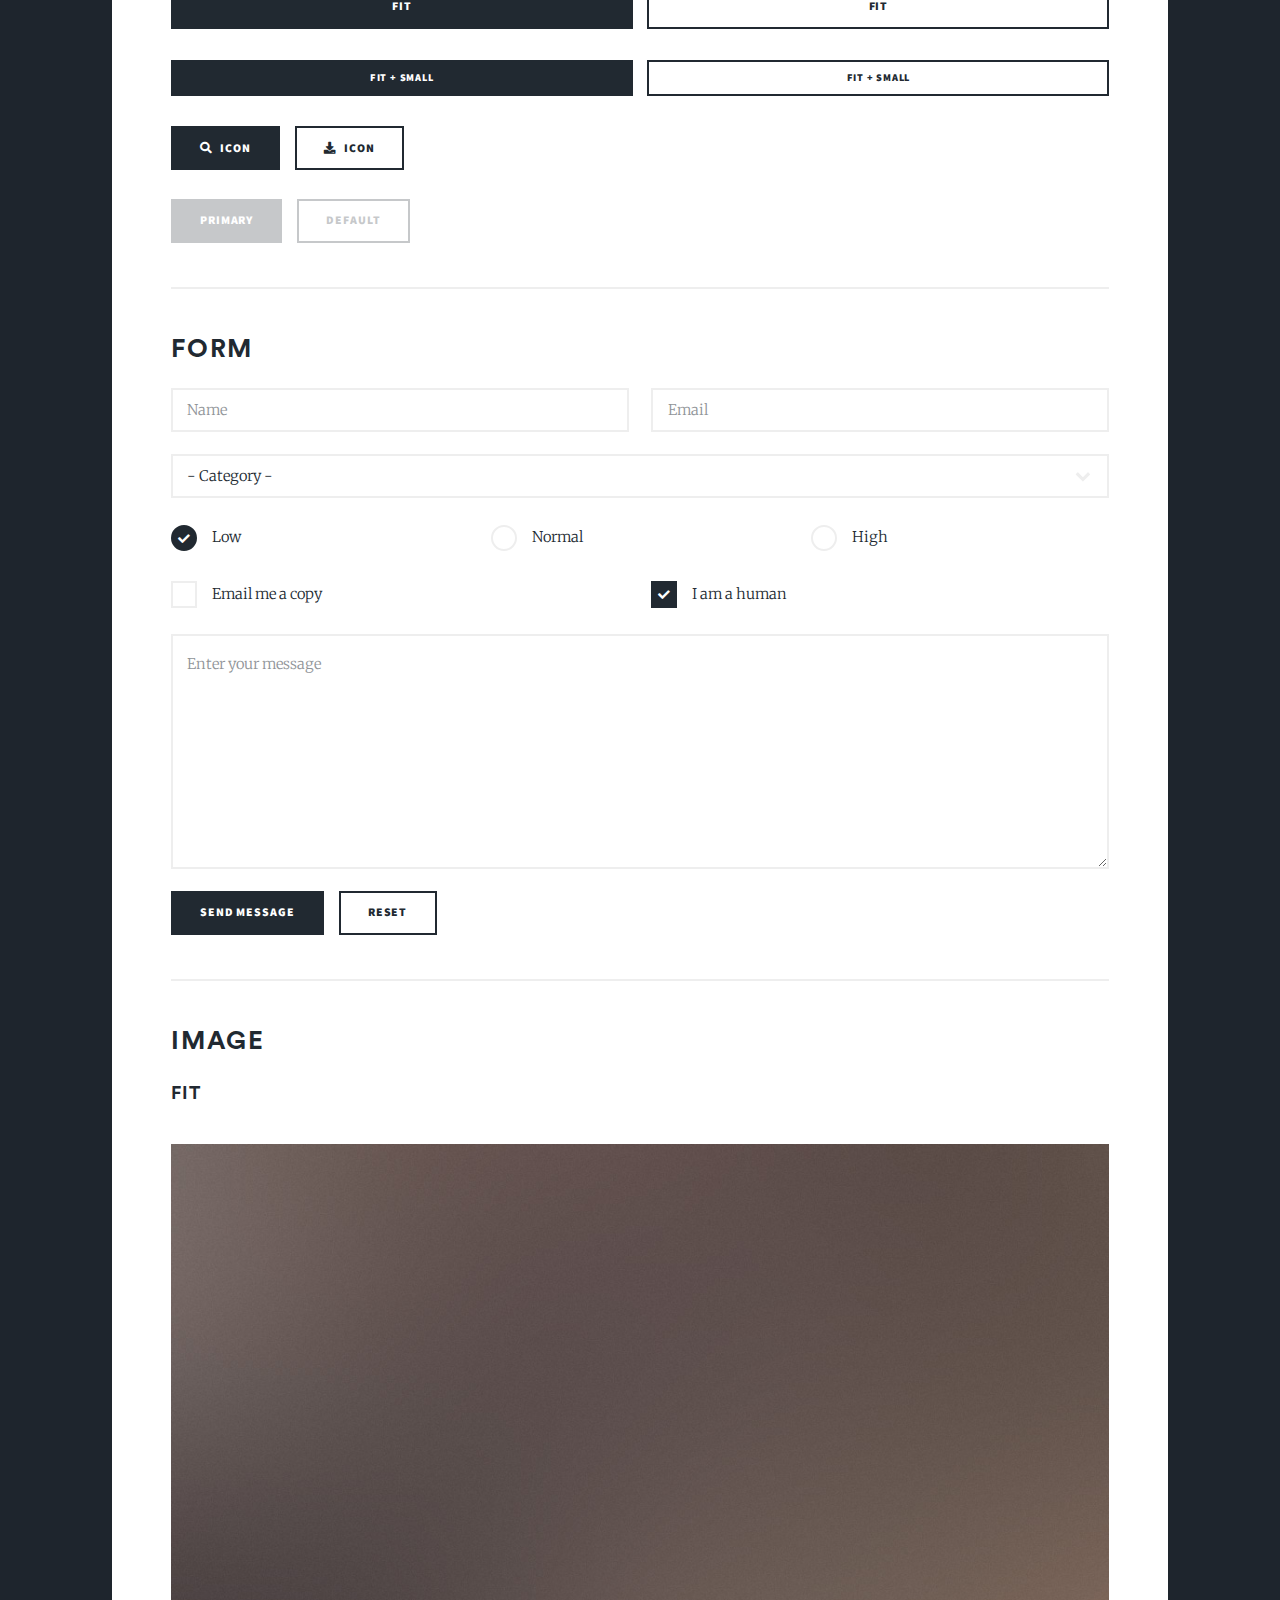
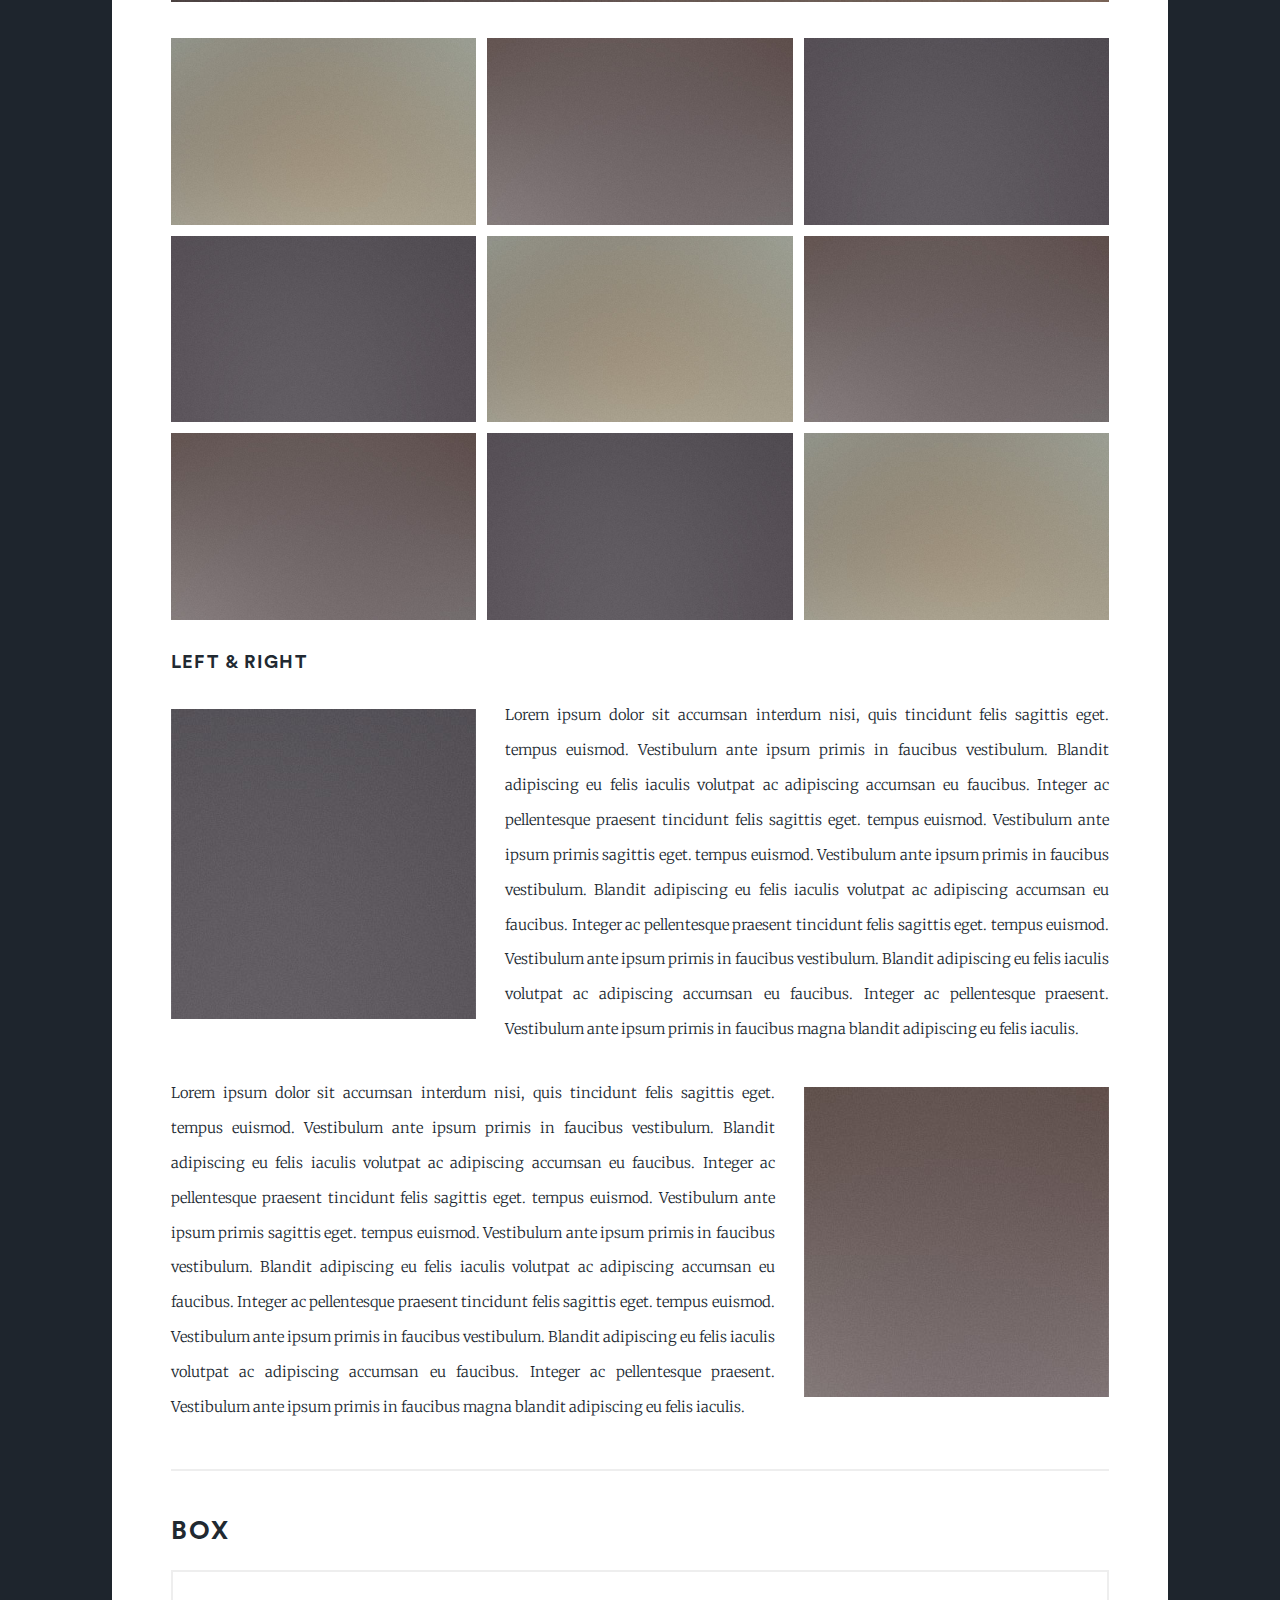
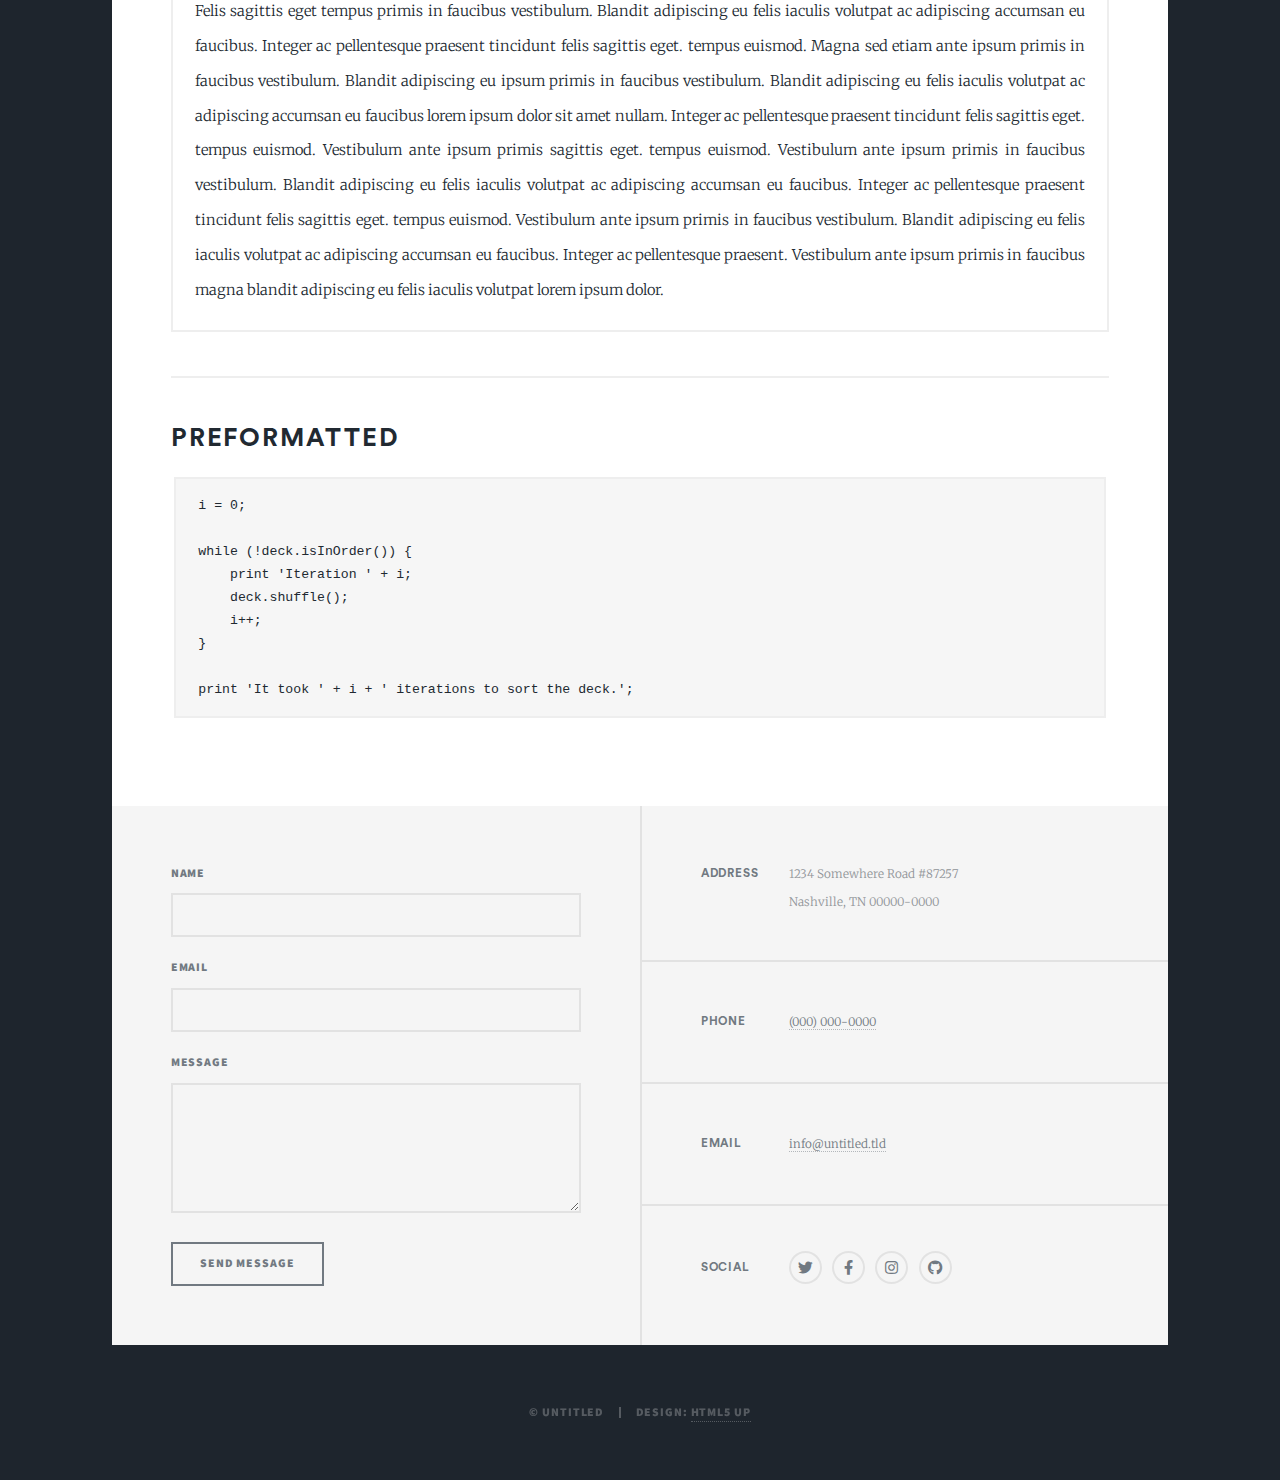
<file: elements.html>
<!DOCTYPE HTML>
<!--
	Massively by HTML5 UP
	html5up.net | @ajlkn
	Free for personal and commercial use under the CCA 3.0 license (html5up.net/license)
-->
<html>
	<head>
		<title>Dissonance</title>
		<meta charset="utf-8" />
		<meta name="viewport" content="width=device-width, initial-scale=1, user-scalable=no" />
		<link rel="stylesheet" href="assets/css/main.css" />
		<noscript><link rel="stylesheet" href="assets/css/noscript.css" /></noscript>
	</head>
	<body class="is-preload">

		<!-- Wrapper -->
			<div id="wrapper">

				<!-- Header -->
					<header id="header">
						<a href="ALT14.html" style="text-transform: none" class="logo">dissonance</a>
					</header>

				<!-- Nav -->
					<nav id="nav">
						<ul class="links">
							<li><a href="ALT14.html">Information</a></li>
							<li><a href="index.html">Generic Page</a></li>
							<li class="active"><a href="elements.html">Elements Reference</a></li>
						</ul>
						<ul class="icons">
							<li><a href="#" class="icon brands fa-twitter"><span class="label">Twitter</span></a></li>
							<li><a href="#" class="icon brands fa-facebook-f"><span class="label">Facebook</span></a></li>
							<li><a href="#" class="icon brands fa-instagram"><span class="label">Instagram</span></a></li>
							<li><a href="#" class="icon brands fa-github"><span class="label">GitHub</span></a></li>
						</ul>
					</nav>

				<!-- Main -->
					<div id="main">

						<!-- Post -->
							<section class="post">
								<header class="major">
									<h1>Elements<br />
									Reference</h1>
								</header>

								<!-- Text stuff -->
									<h2>Text</h2>
									<p>This is <b>bold</b> and this is <strong>strong</strong>. This is <i>italic</i> and this is <em>emphasized</em>.
									This is <sup>superscript</sup> text and this is <sub>subscript</sub> text.
									This is <u>underlined</u> and this is code: <code>for (;;) { ... }</code>.
									Finally, this is a <a href="#">link</a>.</p>
									<hr />
									<h2>Heading Level 2</h2>
									<h3>Heading Level 3</h3>
									<h4>Heading Level 4</h4>
									<h5>Heading Level 5</h5>
									<h6>Heading Level 6</h6>
									<hr />
									<header>
										<h2>Heading with a Subtitle</h2>
										<p>Lorem ipsum dolor sit amet nullam id egestas urna aliquam</p>
									</header>
									<p>Nunc lacinia ante nunc ac lobortis. Interdum adipiscing gravida odio porttitor sem non mi integer non faucibus ornare mi ut ante amet placerat aliquet. Volutpat eu sed ante lacinia sapien lorem accumsan varius montes viverra nibh in adipiscing blandit tempus accumsan.</p>
									<header>
										<h3>Heading with a Subtitle</h3>
										<p>Lorem ipsum dolor sit amet nullam id egestas urna aliquam</p>
									</header>
									<p>Nunc lacinia ante nunc ac lobortis. Interdum adipiscing gravida odio porttitor sem non mi integer non faucibus ornare mi ut ante amet placerat aliquet. Volutpat eu sed ante lacinia sapien lorem accumsan varius montes viverra nibh in adipiscing blandit tempus accumsan.</p>
									<header>
										<h4>Heading with a Subtitle</h4>
										<p>Lorem ipsum dolor sit amet nullam id egestas urna aliquam</p>
									</header>
									<p>Nunc lacinia ante nunc ac lobortis. Interdum adipiscing gravida odio porttitor sem non mi integer non faucibus ornare mi ut ante amet placerat aliquet. Volutpat eu sed ante lacinia sapien lorem accumsan varius montes viverra nibh in adipiscing blandit tempus accumsan.</p>

									<hr />

								<!-- Lists -->
									<h2>Lists</h2>
									<div class="row">
										<div class="col-6 col-12-small">

											<h3>Unordered</h3>
											<ul>
												<li>Dolor pulvinar etiam.</li>
												<li>Sagittis lorem eleifend.</li>
												<li>Felis feugiat dolore viverra.</li>
												<li>Dolor pulvinar etiam.</li>
											</ul>

											<h3>Alternate</h3>
											<ul class="alt">
												<li>Dolor pulvinar etiam etiam.</li>
												<li>Sagittis adipiscing eleifend.</li>
												<li>Felis enim dolore viverra.</li>
												<li>Dolor pulvinar etiam etiam.</li>
											</ul>

										</div>
										<div class="col-6 col-12-small">

											<h3>Ordered</h3>
											<ol>
												<li>Dolor pulvinar etiam.</li>
												<li>Etiam vel felis at viverra.</li>
												<li>Felis enim feugiat magna.</li>
												<li>Etiam vel felis nullam.</li>
												<li>Felis enim et tempus.</li>
											</ol>

											<h3>Icons</h3>
											<ul class="icons">
												<li><a href="#" class="icon brands fa-twitter"><span class="label">Twitter</span></a></li>
												<li><a href="#" class="icon brands fa-facebook-f"><span class="label">Facebook</span></a></li>
												<li><a href="#" class="icon brands fa-instagram"><span class="label">Instagram</span></a></li>
												<li><a href="#" class="icon brands fa-github"><span class="label">Github</span></a></li>
												<li><a href="#" class="icon brands fa-dribbble"><span class="label">Dribbble</span></a></li>
											</ul>
											<ul class="icons alt">
												<li><a href="#" class="icon brands alt fa-twitter"><span class="label">Twitter</span></a></li>
												<li><a href="#" class="icon brands alt fa-facebook-f"><span class="label">Facebook</span></a></li>
												<li><a href="#" class="icon brands alt fa-instagram"><span class="label">Instagram</span></a></li>
												<li><a href="#" class="icon brands alt fa-github"><span class="label">Github</span></a></li>
												<li><a href="#" class="icon brands alt fa-dribbble"><span class="label">Dribbble</span></a></li>
											</ul>

										</div>
									</div>
									<h3>Definition</h3>
									<dl>
										<dt>Item 1</dt>
										<dd>
											<p>Lorem ipsum dolor vestibulum ante ipsum primis in faucibus vestibulum. Blandit adipiscing eu felis iaculis volutpat ac adipiscing accumsan eu faucibus. Integer ac pellentesque praesent.</p>
										</dd>
										<dt>Item 2</dt>
										<dd>
											<p>Lorem ipsum dolor vestibulum ante ipsum primis in faucibus vestibulum. Blandit adipiscing eu felis iaculis volutpat ac adipiscing accumsan eu faucibus. Integer ac pellentesque praesent.</p>
										</dd>
										<dt>Item 3</dt>
										<dd>
											<p>Lorem ipsum dolor vestibulum ante ipsum primis in faucibus vestibulum. Blandit adipiscing eu felis iaculis volutpat ac adipiscing accumsan eu faucibus. Integer ac pellentesque praesent.</p>
										</dd>
									</dl>

									<h3>Actions</h3>
									<ul class="actions">
										<li><a href="#" class="button primary">Primary</a></li>
										<li><a href="#" class="button">Default</a></li>
									</ul>
									<ul class="actions small">
										<li><a href="#" class="button primary small">Small</a></li>
										<li><a href="#" class="button small">Small</a></li>
									</ul>
									<div class="row">
										<div class="col-6 col-12-small">
											<ul class="actions stacked">
												<li><a href="#" class="button primary">Default</a></li>
												<li><a href="#" class="button">Default</a></li>
											</ul>
										</div>
										<div class="col-6 col-12-small">
											<ul class="actions stacked">
												<li><a href="#" class="button primary small">Small</a></li>
												<li><a href="#" class="button small">Small</a></li>
											</ul>
										</div>
									</div>
									<div class="row">
										<div class="col-6 col-12-small">
											<ul class="actions stacked">
												<li><a href="#" class="button primary fit">Default</a></li>
												<li><a href="#" class="button fit">Default</a></li>
											</ul>
										</div>
										<div class="col-6 col-12-small">
											<ul class="actions stacked">
												<li><a href="#" class="button primary small fit">Small</a></li>
												<li><a href="#" class="button small fit">Small</a></li>
											</ul>
										</div>
									</div>

									<hr />

								<!-- Blockquote -->
									<h2>Blockquote</h2>
									<blockquote>Fringilla nisl. Donec accumsan interdum nisi, quis tincidunt felis sagittis eget tempus euismod. Vestibulum ante ipsum primis in faucibus vestibulum. Blandit adipiscing eu felis iaculis volutpat ac adipiscing accumsan faucibus. Vestibulum ante ipsum primis in faucibus vestibulum. Blandit adipiscing eu felis.</blockquote>

									<hr />

								<!-- Table -->
									<h2>Table</h2>

									<h3>Default</h3>
									<div class="table-wrapper">
										<table>
											<thead>
												<tr>
													<th>Name</th>
													<th>Description</th>
													<th>Price</th>
												</tr>
											</thead>
											<tbody>
												<tr>
													<td>Item 1</td>
													<td>Ante turpis integer aliquet porttitor.</td>
													<td>29.99</td>
												</tr>
												<tr>
													<td>Item 2</td>
													<td>Vis ac commodo adipiscing arcu aliquet.</td>
													<td>19.99</td>
												</tr>
												<tr>
													<td>Item 3</td>
													<td> Morbi faucibus arcu accumsan lorem.</td>
													<td>29.99</td>
												</tr>
												<tr>
													<td>Item 4</td>
													<td>Vitae integer tempus condimentum.</td>
													<td>19.99</td>
												</tr>
												<tr>
													<td>Item 5</td>
													<td>Ante turpis integer aliquet porttitor.</td>
													<td>29.99</td>
												</tr>
											</tbody>
											<tfoot>
												<tr>
													<td colspan="2"></td>
													<td>100.00</td>
												</tr>
											</tfoot>
										</table>
									</div>

									<h3>Alternate</h3>
									<div class="table-wrapper">
										<table class="alt">
											<thead>
												<tr>
													<th>Name</th>
													<th>Description</th>
													<th>Price</th>
												</tr>
											</thead>
											<tbody>
												<tr>
													<td>Item 1</td>
													<td>Ante turpis integer aliquet porttitor.</td>
													<td>29.99</td>
												</tr>
												<tr>
													<td>Item 2</td>
													<td>Vis ac commodo adipiscing arcu aliquet.</td>
													<td>19.99</td>
												</tr>
												<tr>
													<td>Item 3</td>
													<td> Morbi faucibus arcu accumsan lorem.</td>
													<td>29.99</td>
												</tr>
												<tr>
													<td>Item 4</td>
													<td>Vitae integer tempus condimentum.</td>
													<td>19.99</td>
												</tr>
												<tr>
													<td>Item 5</td>
													<td>Ante turpis integer aliquet porttitor.</td>
													<td>29.99</td>
												</tr>
											</tbody>
											<tfoot>
												<tr>
													<td colspan="2"></td>
													<td>100.00</td>
												</tr>
											</tfoot>
										</table>
									</div>

									<hr />

								<!-- Buttons -->
									<h2>Buttons</h2>
									<ul class="actions">
										<li><a href="#" class="button primary">Primary</a></li>
										<li><a href="#" class="button">Default</a></li>
									</ul>
									<ul class="actions">
										<li><a href="#" class="button primary large">Large</a></li>
										<li><a href="#" class="button">Default</a></li>
										<li><a href="#" class="button small">Small</a></li>
									</ul>
									<ul class="actions fit">
										<li><a href="#" class="button primary fit">Fit</a></li>
										<li><a href="#" class="button fit">Fit</a></li>
									</ul>
									<ul class="actions fit small">
										<li><a href="#" class="button primary fit small">Fit + Small</a></li>
										<li><a href="#" class="button fit small">Fit + Small</a></li>
									</ul>
									<ul class="actions">
										<li><a href="#" class="button primary icon solid fa-search">Icon</a></li>
										<li><a href="#" class="button icon solid fa-download">Icon</a></li>
									</ul>
									<ul class="actions">
										<li><span class="button primary disabled">Primary</span></li>
										<li><span class="button disabled">Default</span></li>
									</ul>

									<hr />

								<!-- Form -->
									<h2>Form</h2>

									<form method="post" action="#">
										<div class="row gtr-uniform">
											<div class="col-6 col-12-xsmall">
												<input type="text" name="demo-name" id="demo-name" value="" placeholder="Name" />
											</div>
											<div class="col-6 col-12-xsmall">
												<input type="email" name="demo-email" id="demo-email" value="" placeholder="Email" />
											</div>
											<!-- Break -->
											<div class="col-12">
												<select name="demo-category" id="demo-category">
													<option value="">- Category -</option>
													<option value="1">Manufacturing</option>
													<option value="1">Shipping</option>
													<option value="1">Administration</option>
													<option value="1">Human Resources</option>
												</select>
											</div>
											<!-- Break -->
											<div class="col-4 col-12-small">
												<input type="radio" id="demo-priority-low" name="demo-priority" checked>
												<label for="demo-priority-low">Low</label>
											</div>
											<div class="col-4 col-12-small">
												<input type="radio" id="demo-priority-normal" name="demo-priority">
												<label for="demo-priority-normal">Normal</label>
											</div>
											<div class="col-4 col-12-small">
												<input type="radio" id="demo-priority-high" name="demo-priority">
												<label for="demo-priority-high">High</label>
											</div>
											<!-- Break -->
											<div class="col-6 col-12-small">
												<input type="checkbox" id="demo-copy" name="demo-copy">
												<label for="demo-copy">Email me a copy</label>
											</div>
											<div class="col-6 col-12-small">
												<input type="checkbox" id="demo-human" name="demo-human" checked>
												<label for="demo-human">I am a human</label>
											</div>
											<!-- Break -->
											<div class="col-12">
												<textarea name="demo-message" id="demo-message" placeholder="Enter your message" rows="6"></textarea>
											</div>
											<!-- Break -->
											<div class="col-12">
												<ul class="actions">
													<li><input type="submit" value="Send Message" class="primary" /></li>
													<li><input type="reset" value="Reset" /></li>
												</ul>
											</div>
										</div>
									</form>

									<hr />

								<!-- Image -->
									<h2>Image</h2>

									<h3>Fit</h3>
									<span class="image fit"><img src="images/pic01.jpg" alt="" /></span>
									<div class="box alt">
										<div class="row gtr-50 gtr-uniform">
											<div class="col-4"><span class="image fit"><img src="images/pic02.jpg" alt="" /></span></div>
											<div class="col-4"><span class="image fit"><img src="images/pic03.jpg" alt="" /></span></div>
											<div class="col-4"><span class="image fit"><img src="images/pic04.jpg" alt="" /></span></div>
											<!-- Break -->
											<div class="col-4"><span class="image fit"><img src="images/pic04.jpg" alt="" /></span></div>
											<div class="col-4"><span class="image fit"><img src="images/pic02.jpg" alt="" /></span></div>
											<div class="col-4"><span class="image fit"><img src="images/pic03.jpg" alt="" /></span></div>
											<!-- Break -->
											<div class="col-4"><span class="image fit"><img src="images/pic03.jpg" alt="" /></span></div>
											<div class="col-4"><span class="image fit"><img src="images/pic04.jpg" alt="" /></span></div>
											<div class="col-4"><span class="image fit"><img src="images/pic02.jpg" alt="" /></span></div>
										</div>
									</div>

									<h3>Left &amp; Right</h3>
									<p><span class="image left"><img src="images/pic08.jpg" alt="" /></span>Lorem ipsum dolor sit accumsan interdum nisi, quis tincidunt felis sagittis eget. tempus euismod. Vestibulum ante ipsum primis in faucibus vestibulum. Blandit adipiscing eu felis iaculis volutpat ac adipiscing accumsan eu faucibus. Integer ac pellentesque praesent tincidunt felis sagittis eget. tempus euismod. Vestibulum ante ipsum primis sagittis eget. tempus euismod. Vestibulum ante ipsum primis in faucibus vestibulum. Blandit adipiscing eu felis iaculis volutpat ac adipiscing accumsan eu faucibus. Integer ac pellentesque praesent tincidunt felis sagittis eget. tempus euismod. Vestibulum ante ipsum primis in faucibus vestibulum. Blandit adipiscing eu felis iaculis volutpat ac adipiscing accumsan eu faucibus. Integer ac pellentesque praesent. Vestibulum ante ipsum primis in faucibus magna blandit adipiscing eu felis iaculis.</p>
									<p><span class="image right"><img src="images/pic09.jpg" alt="" /></span>Lorem ipsum dolor sit accumsan interdum nisi, quis tincidunt felis sagittis eget. tempus euismod. Vestibulum ante ipsum primis in faucibus vestibulum. Blandit adipiscing eu felis iaculis volutpat ac adipiscing accumsan eu faucibus. Integer ac pellentesque praesent tincidunt felis sagittis eget. tempus euismod. Vestibulum ante ipsum primis sagittis eget. tempus euismod. Vestibulum ante ipsum primis in faucibus vestibulum. Blandit adipiscing eu felis iaculis volutpat ac adipiscing accumsan eu faucibus. Integer ac pellentesque praesent tincidunt felis sagittis eget. tempus euismod. Vestibulum ante ipsum primis in faucibus vestibulum. Blandit adipiscing eu felis iaculis volutpat ac adipiscing accumsan eu faucibus. Integer ac pellentesque praesent. Vestibulum ante ipsum primis in faucibus magna blandit adipiscing eu felis iaculis.</p>

									<hr />

								<!-- Box -->
									<h2>Box</h2>
									<div class="box">
										<p>Felis sagittis eget tempus primis in faucibus vestibulum. Blandit adipiscing eu felis iaculis volutpat ac adipiscing accumsan eu faucibus. Integer ac pellentesque praesent tincidunt felis sagittis eget. tempus euismod. Magna sed etiam ante ipsum primis in faucibus vestibulum. Blandit adipiscing eu ipsum primis in faucibus vestibulum. Blandit adipiscing eu felis iaculis volutpat ac adipiscing accumsan eu faucibus lorem ipsum dolor sit amet nullam. Integer ac pellentesque praesent tincidunt felis sagittis eget. tempus euismod. Vestibulum ante ipsum primis sagittis eget. tempus euismod. Vestibulum ante ipsum primis in faucibus vestibulum. Blandit adipiscing eu felis iaculis volutpat ac adipiscing accumsan eu faucibus. Integer ac pellentesque praesent tincidunt felis sagittis eget. tempus euismod. Vestibulum ante ipsum primis in faucibus vestibulum. Blandit adipiscing eu felis iaculis volutpat ac adipiscing accumsan eu faucibus. Integer ac pellentesque praesent. Vestibulum ante ipsum primis in faucibus magna blandit adipiscing eu felis iaculis volutpat lorem ipsum dolor.</p>
									</div>

									<hr />

								<!-- Preformatted Code -->
									<h2>Preformatted</h2>
									<pre><code>i = 0;

while (!deck.isInOrder()) {
    print 'Iteration ' + i;
    deck.shuffle();
    i++;
}

print 'It took ' + i + ' iterations to sort the deck.';
</code></pre>

							</section>

					</div>

				<!-- Footer -->
					<footer id="footer">
						<section>
							<form method="post" action="#">
								<div class="fields">
									<div class="field">
										<label for="name">Name</label>
										<input type="text" name="name" id="name" />
									</div>
									<div class="field">
										<label for="email">Email</label>
										<input type="text" name="email" id="email" />
									</div>
									<div class="field">
										<label for="message">Message</label>
										<textarea name="message" id="message" rows="3"></textarea>
									</div>
								</div>
								<ul class="actions">
									<li><input type="submit" value="Send Message" /></li>
								</ul>
							</form>
						</section>
						<section class="split contact">
							<section class="alt">
								<h3>Address</h3>
								<p>1234 Somewhere Road #87257<br />
								Nashville, TN 00000-0000</p>
							</section>
							<section>
								<h3>Phone</h3>
								<p><a href="#">(000) 000-0000</a></p>
							</section>
							<section>
								<h3>Email</h3>
								<p><a href="#">info@untitled.tld</a></p>
							</section>
							<section>
								<h3>Social</h3>
								<ul class="icons alt">
									<li><a href="#" class="icon brands alt fa-twitter"><span class="label">Twitter</span></a></li>
									<li><a href="#" class="icon brands alt fa-facebook-f"><span class="label">Facebook</span></a></li>
									<li><a href="#" class="icon brands alt fa-instagram"><span class="label">Instagram</span></a></li>
									<li><a href="#" class="icon brands alt fa-github"><span class="label">GitHub</span></a></li>
								</ul>
							</section>
						</section>
					</footer>

				<!-- Copyright -->
					<div id="copyright">
						<ul><li>&copy; Untitled</li><li>Design: <a href="https://html5up.net">HTML5 UP</a></li></ul>
					</div>

			</div>

		<!-- Scripts -->
			<script src="assets/js/jquery.min.js"></script>
			<script src="assets/js/jquery.scrollex.min.js"></script>
			<script src="assets/js/jquery.scrolly.min.js"></script>
			<script src="assets/js/browser.min.js"></script>
			<script src="assets/js/breakpoints.min.js"></script>
			<script src="assets/js/util.js"></script>
			<script src="assets/js/main.js"></script>

	</body>
</html>
</file>
<file: assets/css/main.css>
@import url(fontawesome-all.min.css);
@import url("https://fonts.googleapis.com/css?family=Merriweather:300,700,300italic,700italic|Source+Sans+Pro:900");
@font-face {
	font-family: "Circular Bold";
	src: url("../webfonts/CircularStd-Bold.eot");
	src: url("../webfonts/CircularStd-Bold.woff") format("woff"),
	url("../webfonts/CircularStd-Bold.otf") format("opentype"),
	url("../webfonts/CircularStd-Bold.svg#filename") format("svg");
}

@font-face {
	font-family: "Circular Book";
	src: url("../webfonts/CircularStd-Book.eot");
	src: url("../webfonts/CircularStd-Book.woff") format("woff"),
	url("../webfonts/CircularStd-Book.otf") format("opentype"),
	url("../webfonts/CircularStd-Book.svg#filename") format("svg");
}

/*
	Massively by HTML5 UP
	html5up.net | @ajlkn
	Free for personal and commercial use under the CCA 3.0 license (html5up.net/license)
*/

html, body, div, span, applet, object,
iframe, h1, h2, h3, h4, h5, h6, p, blockquote,
pre, a, abbr, acronym, address, big, cite,
code, del, dfn, em, img, ins, kbd, q, s, samp,
small, strike, strong, sub, sup, tt, var, b,
u, i, center, dl, dt, dd, ol, ul, li, fieldset,
form, label, legend, table, caption, tbody,
tfoot, thead, tr, th, td, article, aside,
canvas, details, embed, figure, figcaption,
footer, header, hgroup, menu, nav, output, ruby,
section, summary, time, mark, audio, video {
	margin: 0;
	padding: 0;
	border: 0;
	font-size: 100%;
	font: inherit;
	vertical-align: baseline;}

article, aside, details, figcaption, figure,
footer, header, hgroup, menu, nav, section {
	display: block;}

body {
	line-height: 1;
}

ol, ul {
	list-style: none;
}

blockquote, q {
	quotes: none;
}

	blockquote:before, blockquote:after, q:before, q:after {
		content: '';
		content: none;
	}

table {
	border-collapse: collapse;
	border-spacing: 0;
}

body {
	-webkit-text-size-adjust: none;
}

mark {
	background-color: transparent;
	color: inherit;
}

input::-moz-focus-inner {
	border: 0;
	padding: 0;
}

input, select, textarea {
	-moz-appearance: none;
	-webkit-appearance: none;
	-ms-appearance: none;
	appearance: none;
}

/* Basic */

	@-ms-viewport {
		width: device-width;
	}

	body {
		-ms-overflow-style: scrollbar;
	}

	@media screen and (max-width: 480px) {

		html, body {
			min-width: 320px;
		}

	}

	html {
		box-sizing: border-box;
	}

	*, *:before, *:after {
		box-sizing: inherit;
	}

	body {
		background-color: #1e252d;
	}

		body.is-preload *, body.is-preload *:before, body.is-preload *:after {
			-moz-animation: none !important;
			-webkit-animation: none !important;
			-ms-animation: none !important;
			animation: none !important;
			-moz-transition: none !important;
			-webkit-transition: none !important;
			-ms-transition: none !important;
			transition: none !important;
		}

/* Type */

	html {
		font-size: 16pt;
	}

		@media screen and (max-width: 1680px) {

			html {
				font-size: 12pt;
			}

		}

		@media screen and (max-width: 1280px) {

			html {
				font-size: 11pt;
			}

		}

		@media screen and (max-width: 360px) {

			html {
				font-size: 10pt;
			}

		}

	body {
		color: #212931;
	}

	body, input, select, textarea {
		font-family: "Merriweather", Georgia, serif;
		font-weight: 300;
		font-size: 1rem;
		line-height: 2.375;
	}

	a {
		-moz-transition: color 0.2s ease-in-out, background-color 0.2s ease-in-out, border-color 0.2s ease-in-out, box-shadow 0.2s ease-in-out;
		-webkit-transition: color 0.2s ease-in-out, background-color 0.2s ease-in-out, border-color 0.2s ease-in-out, box-shadow 0.2s ease-in-out;
		-ms-transition: color 0.2s ease-in-out, background-color 0.2s ease-in-out, border-color 0.2s ease-in-out, box-shadow 0.2s ease-in-out;
		transition: color 0.2s ease-in-out, background-color 0.2s ease-in-out, border-color 0.2s ease-in-out, box-shadow 0.2s ease-in-out;
		border-bottom: dotted 1px;
		text-decoration: none;
	}

		a:hover {
			border-bottom-color: transparent;
		}

	strong, b {
		font-weight: 600;
	}

	em, i {
		font-style: italic;
	}

	p {
		text-align: justify;
		margin: 0 0 2rem 0;
	}

	h1, h2, h3, h4, h5, h6 {
		font-family: "Circular Bold", Helvetica, sans-serif;
		font-weight: 900;
		line-height: 1.5;
		letter-spacing: 0.075em;
		text-transform: uppercase;
		margin: 0 0 1rem 0;
	}

		h1 a, h2 a, h3 a, h4 a, h5 a, h6 a {
			border-bottom: 0;
			color: inherit;
			text-decoration: none;
		}

	h1 {
		font-size: 4rem;
		line-height: 1.1;
		margin: 0 0 2rem 0;
	}

	h2 {
		font-size: 1.75rem;
		line-height: 1.3;
		margin: 0 0 1.5rem 0;
	}

	h3 {
		font-size: 1.25rem;
		margin: 0 0 1.5rem 0;
	}

	h4 {
		font-size: 1rem;
	}

	h5 {
		font-size: 0.9rem;
	}

	h6 {
		font-size: 0.8rem;
	}

	sub {
		font-size: 0.8rem;
		position: relative;
		top: 0.5rem;
	}

	sup {
		font-size: 0.8rem;
		position: relative;
		top: -0.5rem;
	}

	blockquote {
		border-left: solid 4px;
		font-style: italic;
		margin: 0 0 2rem 0;
		padding: 0.5rem 0 0.5rem 2rem;
	}

	code {
		border: solid 2px;
		font-family: "Courier New", monospace;
		font-size: 0.9rem;
		margin: 0 0.25rem;
		padding: 0.25rem 0.65rem;
	}

	pre {
		-webkit-overflow-scrolling: touch;
		font-family: "Courier New", monospace;
		font-size: 0.9rem;
		margin: 0 0 2rem 0;
	}

		pre code {
			display: block;
			line-height: 1.75;
			padding: 1rem 1.5rem;
			overflow-x: auto;
		}

	hr {
		border: 0;
		border-bottom: solid 2px;
		margin: 3rem 0;
	}

		hr.major {
			margin: 5rem 0;
		}

	.align-left {
		text-align: left;
	}

	.align-center {
		text-align: center;
	}

	.align-right {
		text-align: right;
	}

	input, select, textarea {
		color: #212931;
	}

	a {
		color: #212931;
		border-bottom-color: rgba(33, 41, 49, 0.5);
	}

		a:hover {
			border-bottom-color: transparent;
			color: #18bfef !important;
		}

	strong, b {
		color: #212931;
	}

	h1, h2, h3, h4, h5, h6 {
		color: #212931;
	}

	blockquote {
		border-left-color: #eeeeee;
	}

	code {
		background: rgba(220, 220, 220, 0.25);
		border-color: #eeeeee;
	}

	hr {
		border-bottom-color: #eeeeee;
	}

/* Row */

	.row {
		display: flex;
		flex-wrap: wrap;
		box-sizing: border-box;
		align-items: stretch;
	}

		.row > * {
			box-sizing: border-box;
		}

		.row.gtr-uniform > * > :last-child {
			margin-bottom: 0;
		}

		.row.aln-left {
			justify-content: flex-start;
		}

		.row.aln-center {
			justify-content: center;
		}

		.row.aln-right {
			justify-content: flex-end;
		}

		.row.aln-top {
			align-items: flex-start;
		}

		.row.aln-middle {
			align-items: center;
		}

		.row.aln-bottom {
			align-items: flex-end;
		}

		.row > .imp {
			order: -1;
		}

		.row > .col-1 {
			width: 8.33333%;
		}

		.row > .off-1 {
			margin-left: 8.33333%;
		}

		.row > .col-2 {
			width: 16.66667%;
		}

		.row > .off-2 {
			margin-left: 16.66667%;
		}

		.row > .col-3 {
			width: 25%;
		}

		.row > .off-3 {
			margin-left: 25%;
		}

		.row > .col-4 {
			width: 33.33333%;
		}

		.row > .off-4 {
			margin-left: 33.33333%;
		}

		.row > .col-5 {
			width: 41.66667%;
		}

		.row > .off-5 {
			margin-left: 41.66667%;
		}

		.row > .col-6 {
			width: 50%;
		}

		.row > .off-6 {
			margin-left: 50%;
		}

		.row > .col-7 {
			width: 58.33333%;
		}

		.row > .off-7 {
			margin-left: 58.33333%;
		}

		.row > .col-8 {
			width: 66.66667%;
		}

		.row > .off-8 {
			margin-left: 66.66667%;
		}

		.row > .col-9 {
			width: 75%;
		}

		.row > .off-9 {
			margin-left: 75%;
		}

		.row > .col-10 {
			width: 83.33333%;
		}

		.row > .off-10 {
			margin-left: 83.33333%;
		}

		.row > .col-11 {
			width: 91.66667%;
		}

		.row > .off-11 {
			margin-left: 91.66667%;
		}

		.row > .col-12 {
			width: 100%;
		}

		.row > .off-12 {
			margin-left: 100%;
		}

		.row.gtr-0 {
			margin-top: 0;
			margin-left: 0rem;
		}

			.row.gtr-0 > * {
				padding: 0 0 0 0rem;
			}

			.row.gtr-0.gtr-uniform {
				margin-top: 0rem;
			}

				.row.gtr-0.gtr-uniform > * {
					padding-top: 0rem;
				}

		.row.gtr-25 {
			margin-top: 0;
			margin-left: -0.375rem;
		}

			.row.gtr-25 > * {
				padding: 0 0 0 0.375rem;
			}

			.row.gtr-25.gtr-uniform {
				margin-top: -0.375rem;
			}

				.row.gtr-25.gtr-uniform > * {
					padding-top: 0.375rem;
				}

		.row.gtr-50 {
			margin-top: 0;
			margin-left: -0.75rem;
		}

			.row.gtr-50 > * {
				padding: 0 0 0 0.75rem;
			}

			.row.gtr-50.gtr-uniform {
				margin-top: -0.75rem;
			}

				.row.gtr-50.gtr-uniform > * {
					padding-top: 0.75rem;
				}

		.row {
			margin-top: 0;
			margin-left: -1.5rem;
		}

			.row > * {
				padding: 0 0 0 1.5rem;
			}

			.row.gtr-uniform {
				margin-top: -1.5rem;
			}

				.row.gtr-uniform > * {
					padding-top: 1.5rem;
				}

		.row.gtr-150 {
			margin-top: 0;
			margin-left: -2.25rem;
		}

			.row.gtr-150 > * {
				padding: 0 0 0 2.25rem;
			}

			.row.gtr-150.gtr-uniform {
				margin-top: -2.25rem;
			}

				.row.gtr-150.gtr-uniform > * {
					padding-top: 2.25rem;
				}

		.row.gtr-200 {
			margin-top: 0;
			margin-left: -3rem;
		}

			.row.gtr-200 > * {
				padding: 0 0 0 3rem;
			}

			.row.gtr-200.gtr-uniform {
				margin-top: -3rem;
			}

				.row.gtr-200.gtr-uniform > * {
					padding-top: 3rem;
				}

		@media screen and (max-width: 1680px) {

			.row {
				display: flex;
				flex-wrap: wrap;
				box-sizing: border-box;
				align-items: stretch;
			}

				.row > * {
					box-sizing: border-box;
				}

				.row.gtr-uniform > * > :last-child {
					margin-bottom: 0;
				}

				.row.aln-left {
					justify-content: flex-start;
				}

				.row.aln-center {
					justify-content: center;
				}

				.row.aln-right {
					justify-content: flex-end;
				}

				.row.aln-top {
					align-items: flex-start;
				}

				.row.aln-middle {
					align-items: center;
				}

				.row.aln-bottom {
					align-items: flex-end;
				}

				.row > .imp-xlarge {
					order: -1;
				}

				.row > .col-1-xlarge {
					width: 8.33333%;
				}

				.row > .off-1-xlarge {
					margin-left: 8.33333%;
				}

				.row > .col-2-xlarge {
					width: 16.66667%;
				}

				.row > .off-2-xlarge {
					margin-left: 16.66667%;
				}

				.row > .col-3-xlarge {
					width: 25%;
				}

				.row > .off-3-xlarge {
					margin-left: 25%;
				}

				.row > .col-4-xlarge {
					width: 33.33333%;
				}

				.row > .off-4-xlarge {
					margin-left: 33.33333%;
				}

				.row > .col-5-xlarge {
					width: 41.66667%;
				}

				.row > .off-5-xlarge {
					margin-left: 41.66667%;
				}

				.row > .col-6-xlarge {
					width: 50%;
				}

				.row > .off-6-xlarge {
					margin-left: 50%;
				}

				.row > .col-7-xlarge {
					width: 58.33333%;
				}

				.row > .off-7-xlarge {
					margin-left: 58.33333%;
				}

				.row > .col-8-xlarge {
					width: 66.66667%;
				}

				.row > .off-8-xlarge {
					margin-left: 66.66667%;
				}

				.row > .col-9-xlarge {
					width: 75%;
				}

				.row > .off-9-xlarge {
					margin-left: 75%;
				}

				.row > .col-10-xlarge {
					width: 83.33333%;
				}

				.row > .off-10-xlarge {
					margin-left: 83.33333%;
				}

				.row > .col-11-xlarge {
					width: 91.66667%;
				}

				.row > .off-11-xlarge {
					margin-left: 91.66667%;
				}

				.row > .col-12-xlarge {
					width: 100%;
				}

				.row > .off-12-xlarge {
					margin-left: 100%;
				}

				.row.gtr-0 {
					margin-top: 0;
					margin-left: 0rem;
				}

					.row.gtr-0 > * {
						padding: 0 0 0 0rem;
					}

					.row.gtr-0.gtr-uniform {
						margin-top: 0rem;
					}

						.row.gtr-0.gtr-uniform > * {
							padding-top: 0rem;
						}

				.row.gtr-25 {
					margin-top: 0;
					margin-left: -0.375rem;
				}

					.row.gtr-25 > * {
						padding: 0 0 0 0.375rem;
					}

					.row.gtr-25.gtr-uniform {
						margin-top: -0.375rem;
					}

						.row.gtr-25.gtr-uniform > * {
							padding-top: 0.375rem;
						}

				.row.gtr-50 {
					margin-top: 0;
					margin-left: -0.75rem;
				}

					.row.gtr-50 > * {
						padding: 0 0 0 0.75rem;
					}

					.row.gtr-50.gtr-uniform {
						margin-top: -0.75rem;
					}

						.row.gtr-50.gtr-uniform > * {
							padding-top: 0.75rem;
						}

				.row {
					margin-top: 0;
					margin-left: -1.5rem;
				}

					.row > * {
						padding: 0 0 0 1.5rem;
					}

					.row.gtr-uniform {
						margin-top: -1.5rem;
					}

						.row.gtr-uniform > * {
							padding-top: 1.5rem;
						}

				.row.gtr-150 {
					margin-top: 0;
					margin-left: -2.25rem;
				}

					.row.gtr-150 > * {
						padding: 0 0 0 2.25rem;
					}

					.row.gtr-150.gtr-uniform {
						margin-top: -2.25rem;
					}

						.row.gtr-150.gtr-uniform > * {
							padding-top: 2.25rem;
						}

				.row.gtr-200 {
					margin-top: 0;
					margin-left: -3rem;
				}

					.row.gtr-200 > * {
						padding: 0 0 0 3rem;
					}

					.row.gtr-200.gtr-uniform {
						margin-top: -3rem;
					}

						.row.gtr-200.gtr-uniform > * {
							padding-top: 3rem;
						}

		}

		@media screen and (max-width: 1280px) {

			.row {
				display: flex;
				flex-wrap: wrap;
				box-sizing: border-box;
				align-items: stretch;
			}

				.row > * {
					box-sizing: border-box;
				}

				.row.gtr-uniform > * > :last-child {
					margin-bottom: 0;
				}

				.row.aln-left {
					justify-content: flex-start;
				}

				.row.aln-center {
					justify-content: center;
				}

				.row.aln-right {
					justify-content: flex-end;
				}

				.row.aln-top {
					align-items: flex-start;
				}

				.row.aln-middle {
					align-items: center;
				}

				.row.aln-bottom {
					align-items: flex-end;
				}

				.row > .imp-large {
					order: -1;
				}

				.row > .col-1-large {
					width: 8.33333%;
				}

				.row > .off-1-large {
					margin-left: 8.33333%;
				}

				.row > .col-2-large {
					width: 16.66667%;
				}

				.row > .off-2-large {
					margin-left: 16.66667%;
				}

				.row > .col-3-large {
					width: 25%;
				}

				.row > .off-3-large {
					margin-left: 25%;
				}

				.row > .col-4-large {
					width: 33.33333%;
				}

				.row > .off-4-large {
					margin-left: 33.33333%;
				}

				.row > .col-5-large {
					width: 41.66667%;
				}

				.row > .off-5-large {
					margin-left: 41.66667%;
				}

				.row > .col-6-large {
					width: 50%;
				}

				.row > .off-6-large {
					margin-left: 50%;
				}

				.row > .col-7-large {
					width: 58.33333%;
				}

				.row > .off-7-large {
					margin-left: 58.33333%;
				}

				.row > .col-8-large {
					width: 66.66667%;
				}

				.row > .off-8-large {
					margin-left: 66.66667%;
				}

				.row > .col-9-large {
					width: 75%;
				}

				.row > .off-9-large {
					margin-left: 75%;
				}

				.row > .col-10-large {
					width: 83.33333%;
				}

				.row > .off-10-large {
					margin-left: 83.33333%;
				}

				.row > .col-11-large {
					width: 91.66667%;
				}

				.row > .off-11-large {
					margin-left: 91.66667%;
				}

				.row > .col-12-large {
					width: 100%;
				}

				.row > .off-12-large {
					margin-left: 100%;
				}

				.row.gtr-0 {
					margin-top: 0;
					margin-left: 0rem;
				}

					.row.gtr-0 > * {
						padding: 0 0 0 0rem;
					}

					.row.gtr-0.gtr-uniform {
						margin-top: 0rem;
					}

						.row.gtr-0.gtr-uniform > * {
							padding-top: 0rem;
						}

				.row.gtr-25 {
					margin-top: 0;
					margin-left: -0.375rem;
				}

					.row.gtr-25 > * {
						padding: 0 0 0 0.375rem;
					}

					.row.gtr-25.gtr-uniform {
						margin-top: -0.375rem;
					}

						.row.gtr-25.gtr-uniform > * {
							padding-top: 0.375rem;
						}

				.row.gtr-50 {
					margin-top: 0;
					margin-left: -0.75rem;
				}

					.row.gtr-50 > * {
						padding: 0 0 0 0.75rem;
					}

					.row.gtr-50.gtr-uniform {
						margin-top: -0.75rem;
					}

						.row.gtr-50.gtr-uniform > * {
							padding-top: 0.75rem;
						}

				.row {
					margin-top: 0;
					margin-left: -1.5rem;
				}

					.row > * {
						padding: 0 0 0 1.5rem;
					}

					.row.gtr-uniform {
						margin-top: -1.5rem;
					}

						.row.gtr-uniform > * {
							padding-top: 1.5rem;
						}

				.row.gtr-150 {
					margin-top: 0;
					margin-left: -2.25rem;
				}

					.row.gtr-150 > * {
						padding: 0 0 0 2.25rem;
					}

					.row.gtr-150.gtr-uniform {
						margin-top: -2.25rem;
					}

						.row.gtr-150.gtr-uniform > * {
							padding-top: 2.25rem;
						}

				.row.gtr-200 {
					margin-top: 0;
					margin-left: -3rem;
				}

					.row.gtr-200 > * {
						padding: 0 0 0 3rem;
					}

					.row.gtr-200.gtr-uniform {
						margin-top: -3rem;
					}

						.row.gtr-200.gtr-uniform > * {
							padding-top: 3rem;
						}

		}

		@media screen and (max-width: 980px) {

			.row {
				display: flex;
				flex-wrap: wrap;
				box-sizing: border-box;
				align-items: stretch;
			}

				.row > * {
					box-sizing: border-box;
				}

				.row.gtr-uniform > * > :last-child {
					margin-bottom: 0;
				}

				.row.aln-left {
					justify-content: flex-start;
				}

				.row.aln-center {
					justify-content: center;
				}

				.row.aln-right {
					justify-content: flex-end;
				}

				.row.aln-top {
					align-items: flex-start;
				}

				.row.aln-middle {
					align-items: center;
				}

				.row.aln-bottom {
					align-items: flex-end;
				}

				.row > .imp-medium {
					order: -1;
				}

				.row > .col-1-medium {
					width: 8.33333%;
				}

				.row > .off-1-medium {
					margin-left: 8.33333%;
				}

				.row > .col-2-medium {
					width: 16.66667%;
				}

				.row > .off-2-medium {
					margin-left: 16.66667%;
				}

				.row > .col-3-medium {
					width: 25%;
				}

				.row > .off-3-medium {
					margin-left: 25%;
				}

				.row > .col-4-medium {
					width: 33.33333%;
				}

				.row > .off-4-medium {
					margin-left: 33.33333%;
				}

				.row > .col-5-medium {
					width: 41.66667%;
				}

				.row > .off-5-medium {
					margin-left: 41.66667%;
				}

				.row > .col-6-medium {
					width: 50%;
				}

				.row > .off-6-medium {
					margin-left: 50%;
				}

				.row > .col-7-medium {
					width: 58.33333%;
				}

				.row > .off-7-medium {
					margin-left: 58.33333%;
				}

				.row > .col-8-medium {
					width: 66.66667%;
				}

				.row > .off-8-medium {
					margin-left: 66.66667%;
				}

				.row > .col-9-medium {
					width: 75%;
				}

				.row > .off-9-medium {
					margin-left: 75%;
				}

				.row > .col-10-medium {
					width: 83.33333%;
				}

				.row > .off-10-medium {
					margin-left: 83.33333%;
				}

				.row > .col-11-medium {
					width: 91.66667%;
				}

				.row > .off-11-medium {
					margin-left: 91.66667%;
				}

				.row > .col-12-medium {
					width: 100%;
				}

				.row > .off-12-medium {
					margin-left: 100%;
				}

				.row.gtr-0 {
					margin-top: 0;
					margin-left: 0rem;
				}

					.row.gtr-0 > * {
						padding: 0 0 0 0rem;
					}

					.row.gtr-0.gtr-uniform {
						margin-top: 0rem;
					}

						.row.gtr-0.gtr-uniform > * {
							padding-top: 0rem;
						}

				.row.gtr-25 {
					margin-top: 0;
					margin-left: -0.375rem;
				}

					.row.gtr-25 > * {
						padding: 0 0 0 0.375rem;
					}

					.row.gtr-25.gtr-uniform {
						margin-top: -0.375rem;
					}

						.row.gtr-25.gtr-uniform > * {
							padding-top: 0.375rem;
						}

				.row.gtr-50 {
					margin-top: 0;
					margin-left: -0.75rem;
				}

					.row.gtr-50 > * {
						padding: 0 0 0 0.75rem;
					}

					.row.gtr-50.gtr-uniform {
						margin-top: -0.75rem;
					}

						.row.gtr-50.gtr-uniform > * {
							padding-top: 0.75rem;
						}

				.row {
					margin-top: 0;
					margin-left: -1.5rem;
				}

					.row > * {
						padding: 0 0 0 1.5rem;
					}

					.row.gtr-uniform {
						margin-top: -1.5rem;
					}

						.row.gtr-uniform > * {
							padding-top: 1.5rem;
						}

				.row.gtr-150 {
					margin-top: 0;
					margin-left: -2.25rem;
				}

					.row.gtr-150 > * {
						padding: 0 0 0 2.25rem;
					}

					.row.gtr-150.gtr-uniform {
						margin-top: -2.25rem;
					}

						.row.gtr-150.gtr-uniform > * {
							padding-top: 2.25rem;
						}

				.row.gtr-200 {
					margin-top: 0;
					margin-left: -3rem;
				}

					.row.gtr-200 > * {
						padding: 0 0 0 3rem;
					}

					.row.gtr-200.gtr-uniform {
						margin-top: -3rem;
					}

						.row.gtr-200.gtr-uniform > * {
							padding-top: 3rem;
						}

		}

		@media screen and (max-width: 736px) {

			.row {
				display: flex;
				flex-wrap: wrap;
				box-sizing: border-box;
				align-items: stretch;
			}

				.row > * {
					box-sizing: border-box;
				}

				.row.gtr-uniform > * > :last-child {
					margin-bottom: 0;
				}

				.row.aln-left {
					justify-content: flex-start;
				}

				.row.aln-center {
					justify-content: center;
				}

				.row.aln-right {
					justify-content: flex-end;
				}

				.row.aln-top {
					align-items: flex-start;
				}

				.row.aln-middle {
					align-items: center;
				}

				.row.aln-bottom {
					align-items: flex-end;
				}

				.row > .imp-small {
					order: -1;
				}

				.row > .col-1-small {
					width: 8.33333%;
				}

				.row > .off-1-small {
					margin-left: 8.33333%;
				}

				.row > .col-2-small {
					width: 16.66667%;
				}

				.row > .off-2-small {
					margin-left: 16.66667%;
				}

				.row > .col-3-small {
					width: 25%;
				}

				.row > .off-3-small {
					margin-left: 25%;
				}

				.row > .col-4-small {
					width: 33.33333%;
				}

				.row > .off-4-small {
					margin-left: 33.33333%;
				}

				.row > .col-5-small {
					width: 41.66667%;
				}

				.row > .off-5-small {
					margin-left: 41.66667%;
				}

				.row > .col-6-small {
					width: 50%;
				}

				.row > .off-6-small {
					margin-left: 50%;
				}

				.row > .col-7-small {
					width: 58.33333%;
				}

				.row > .off-7-small {
					margin-left: 58.33333%;
				}

				.row > .col-8-small {
					width: 66.66667%;
				}

				.row > .off-8-small {
					margin-left: 66.66667%;
				}

				.row > .col-9-small {
					width: 75%;
				}

				.row > .off-9-small {
					margin-left: 75%;
				}

				.row > .col-10-small {
					width: 83.33333%;
				}

				.row > .off-10-small {
					margin-left: 83.33333%;
				}

				.row > .col-11-small {
					width: 91.66667%;
				}

				.row > .off-11-small {
					margin-left: 91.66667%;
				}

				.row > .col-12-small {
					width: 100%;
				}

				.row > .off-12-small {
					margin-left: 100%;
				}

				.row.gtr-0 {
					margin-top: 0;
					margin-left: 0rem;
				}

					.row.gtr-0 > * {
						padding: 0 0 0 0rem;
					}

					.row.gtr-0.gtr-uniform {
						margin-top: 0rem;
					}

						.row.gtr-0.gtr-uniform > * {
							padding-top: 0rem;
						}

				.row.gtr-25 {
					margin-top: 0;
					margin-left: -0.375rem;
				}

					.row.gtr-25 > * {
						padding: 0 0 0 0.375rem;
					}

					.row.gtr-25.gtr-uniform {
						margin-top: -0.375rem;
					}

						.row.gtr-25.gtr-uniform > * {
							padding-top: 0.375rem;
						}

				.row.gtr-50 {
					margin-top: 0;
					margin-left: -0.75rem;
				}

					.row.gtr-50 > * {
						padding: 0 0 0 0.75rem;
					}

					.row.gtr-50.gtr-uniform {
						margin-top: -0.75rem;
					}

						.row.gtr-50.gtr-uniform > * {
							padding-top: 0.75rem;
						}

				.row {
					margin-top: 0;
					margin-left: -1.5rem;
				}

					.row > * {
						padding: 0 0 0 1.5rem;
					}

					.row.gtr-uniform {
						margin-top: -1.5rem;
					}

						.row.gtr-uniform > * {
							padding-top: 1.5rem;
						}

				.row.gtr-150 {
					margin-top: 0;
					margin-left: -2.25rem;
				}

					.row.gtr-150 > * {
						padding: 0 0 0 2.25rem;
					}

					.row.gtr-150.gtr-uniform {
						margin-top: -2.25rem;
					}

						.row.gtr-150.gtr-uniform > * {
							padding-top: 2.25rem;
						}

				.row.gtr-200 {
					margin-top: 0;
					margin-left: -3rem;
				}

					.row.gtr-200 > * {
						padding: 0 0 0 3rem;
					}

					.row.gtr-200.gtr-uniform {
						margin-top: -3rem;
					}

						.row.gtr-200.gtr-uniform > * {
							padding-top: 3rem;
						}

		}

		@media screen and (max-width: 480px) {

			.row {
				display: flex;
				flex-wrap: wrap;
				box-sizing: border-box;
				align-items: stretch;
			}

				.row > * {
					box-sizing: border-box;
				}

				.row.gtr-uniform > * > :last-child {
					margin-bottom: 0;
				}

				.row.aln-left {
					justify-content: flex-start;
				}

				.row.aln-center {
					justify-content: center;
				}

				.row.aln-right {
					justify-content: flex-end;
				}

				.row.aln-top {
					align-items: flex-start;
				}

				.row.aln-middle {
					align-items: center;
				}

				.row.aln-bottom {
					align-items: flex-end;
				}

				.row > .imp-xsmall {
					order: -1;
				}

				.row > .col-1-xsmall {
					width: 8.33333%;
				}

				.row > .off-1-xsmall {
					margin-left: 8.33333%;
				}

				.row > .col-2-xsmall {
					width: 16.66667%;
				}

				.row > .off-2-xsmall {
					margin-left: 16.66667%;
				}

				.row > .col-3-xsmall {
					width: 25%;
				}

				.row > .off-3-xsmall {
					margin-left: 25%;
				}

				.row > .col-4-xsmall {
					width: 33.33333%;
				}

				.row > .off-4-xsmall {
					margin-left: 33.33333%;
				}

				.row > .col-5-xsmall {
					width: 41.66667%;
				}

				.row > .off-5-xsmall {
					margin-left: 41.66667%;
				}

				.row > .col-6-xsmall {
					width: 50%;
				}

				.row > .off-6-xsmall {
					margin-left: 50%;
				}

				.row > .col-7-xsmall {
					width: 58.33333%;
				}

				.row > .off-7-xsmall {
					margin-left: 58.33333%;
				}

				.row > .col-8-xsmall {
					width: 66.66667%;
				}

				.row > .off-8-xsmall {
					margin-left: 66.66667%;
				}

				.row > .col-9-xsmall {
					width: 75%;
				}

				.row > .off-9-xsmall {
					margin-left: 75%;
				}

				.row > .col-10-xsmall {
					width: 83.33333%;
				}

				.row > .off-10-xsmall {
					margin-left: 83.33333%;
				}

				.row > .col-11-xsmall {
					width: 91.66667%;
				}

				.row > .off-11-xsmall {
					margin-left: 91.66667%;
				}

				.row > .col-12-xsmall {
					width: 100%;
				}

				.row > .off-12-xsmall {
					margin-left: 100%;
				}

				.row.gtr-0 {
					margin-top: 0;
					margin-left: 0rem;
				}

					.row.gtr-0 > * {
						padding: 0 0 0 0rem;
					}

					.row.gtr-0.gtr-uniform {
						margin-top: 0rem;
					}

						.row.gtr-0.gtr-uniform > * {
							padding-top: 0rem;
						}

				.row.gtr-25 {
					margin-top: 0;
					margin-left: -0.375rem;
				}

					.row.gtr-25 > * {
						padding: 0 0 0 0.375rem;
					}

					.row.gtr-25.gtr-uniform {
						margin-top: -0.375rem;
					}

						.row.gtr-25.gtr-uniform > * {
							padding-top: 0.375rem;
						}

				.row.gtr-50 {
					margin-top: 0;
					margin-left: -0.75rem;
				}

					.row.gtr-50 > * {
						padding: 0 0 0 0.75rem;
					}

					.row.gtr-50.gtr-uniform {
						margin-top: -0.75rem;
					}

						.row.gtr-50.gtr-uniform > * {
							padding-top: 0.75rem;
						}

				.row {
					margin-top: 0;
					margin-left: -1.5rem;
				}

					.row > * {
						padding: 0 0 0 1.5rem;
					}

					.row.gtr-uniform {
						margin-top: -1.5rem;
					}

						.row.gtr-uniform > * {
							padding-top: 1.5rem;
						}

				.row.gtr-150 {
					margin-top: 0;
					margin-left: -2.25rem;
				}

					.row.gtr-150 > * {
						padding: 0 0 0 2.25rem;
					}

					.row.gtr-150.gtr-uniform {
						margin-top: -2.25rem;
					}

						.row.gtr-150.gtr-uniform > * {
							padding-top: 2.25rem;
						}

				.row.gtr-200 {
					margin-top: 0;
					margin-left: -3rem;
				}

					.row.gtr-200 > * {
						padding: 0 0 0 3rem;
					}

					.row.gtr-200.gtr-uniform {
						margin-top: -3rem;
					}

						.row.gtr-200.gtr-uniform > * {
							padding-top: 3rem;
						}

		}

		@media screen and (max-width: 360px) {

			.row {
				display: flex;
				flex-wrap: wrap;
				box-sizing: border-box;
				align-items: stretch;
			}

				.row > * {
					box-sizing: border-box;
				}

				.row.gtr-uniform > * > :last-child {
					margin-bottom: 0;
				}

				.row.aln-left {
					justify-content: flex-start;
				}

				.row.aln-center {
					justify-content: center;
				}

				.row.aln-right {
					justify-content: flex-end;
				}

				.row.aln-top {
					align-items: flex-start;
				}

				.row.aln-middle {
					align-items: center;
				}

				.row.aln-bottom {
					align-items: flex-end;
				}

				.row > .imp-xxsmall {
					order: -1;
				}

				.row > .col-1-xxsmall {
					width: 8.33333%;
				}

				.row > .off-1-xxsmall {
					margin-left: 8.33333%;
				}

				.row > .col-2-xxsmall {
					width: 16.66667%;
				}

				.row > .off-2-xxsmall {
					margin-left: 16.66667%;
				}

				.row > .col-3-xxsmall {
					width: 25%;
				}

				.row > .off-3-xxsmall {
					margin-left: 25%;
				}

				.row > .col-4-xxsmall {
					width: 33.33333%;
				}

				.row > .off-4-xxsmall {
					margin-left: 33.33333%;
				}

				.row > .col-5-xxsmall {
					width: 41.66667%;
				}

				.row > .off-5-xxsmall {
					margin-left: 41.66667%;
				}

				.row > .col-6-xxsmall {
					width: 50%;
				}

				.row > .off-6-xxsmall {
					margin-left: 50%;
				}

				.row > .col-7-xxsmall {
					width: 58.33333%;
				}

				.row > .off-7-xxsmall {
					margin-left: 58.33333%;
				}

				.row > .col-8-xxsmall {
					width: 66.66667%;
				}

				.row > .off-8-xxsmall {
					margin-left: 66.66667%;
				}

				.row > .col-9-xxsmall {
					width: 75%;
				}

				.row > .off-9-xxsmall {
					margin-left: 75%;
				}

				.row > .col-10-xxsmall {
					width: 83.33333%;
				}

				.row > .off-10-xxsmall {
					margin-left: 83.33333%;
				}

				.row > .col-11-xxsmall {
					width: 91.66667%;
				}

				.row > .off-11-xxsmall {
					margin-left: 91.66667%;
				}

				.row > .col-12-xxsmall {
					width: 100%;
				}

				.row > .off-12-xxsmall {
					margin-left: 100%;
				}

				.row.gtr-0 {
					margin-top: 0;
					margin-left: 0rem;
				}

					.row.gtr-0 > * {
						padding: 0 0 0 0rem;
					}

					.row.gtr-0.gtr-uniform {
						margin-top: 0rem;
					}

						.row.gtr-0.gtr-uniform > * {
							padding-top: 0rem;
						}

				.row.gtr-25 {
					margin-top: 0;
					margin-left: -0.375rem;
				}

					.row.gtr-25 > * {
						padding: 0 0 0 0.375rem;
					}

					.row.gtr-25.gtr-uniform {
						margin-top: -0.375rem;
					}

						.row.gtr-25.gtr-uniform > * {
							padding-top: 0.375rem;
						}

				.row.gtr-50 {
					margin-top: 0;
					margin-left: -0.75rem;
				}

					.row.gtr-50 > * {
						padding: 0 0 0 0.75rem;
					}

					.row.gtr-50.gtr-uniform {
						margin-top: -0.75rem;
					}

						.row.gtr-50.gtr-uniform > * {
							padding-top: 0.75rem;
						}

				.row {
					margin-top: 0;
					margin-left: -1.5rem;
				}

					.row > * {
						padding: 0 0 0 1.5rem;
					}

					.row.gtr-uniform {
						margin-top: -1.5rem;
					}

						.row.gtr-uniform > * {
							padding-top: 1.5rem;
						}

				.row.gtr-150 {
					margin-top: 0;
					margin-left: -2.25rem;
				}

					.row.gtr-150 > * {
						padding: 0 0 0 2.25rem;
					}

					.row.gtr-150.gtr-uniform {
						margin-top: -2.25rem;
					}

						.row.gtr-150.gtr-uniform > * {
							padding-top: 2.25rem;
						}

				.row.gtr-200 {
					margin-top: 0;
					margin-left: -3rem;
				}

					.row.gtr-200 > * {
						padding: 0 0 0 3rem;
					}

					.row.gtr-200.gtr-uniform {
						margin-top: -3rem;
					}

						.row.gtr-200.gtr-uniform > * {
							padding-top: 3rem;
						}

		}

/* Box */

	.box {
		border: solid 2px;
		margin-bottom: 2rem;
		padding: 1.5rem;
	}

		.box > :last-child,
		.box > :last-child > :last-child,
		.box > :last-child > :last-child > :last-child {
			margin-bottom: 0;
		}

		.box.alt {
			border: 0;
			border-radius: 0;
			padding: 0;
		}

	.box {
		border-color: #eeeeee;
	}

/* Button */

	input[type="submit"],
	input[type="reset"],
	input[type="button"],
	button,
	.button {
		-moz-appearance: none;
		-webkit-appearance: none;
		-ms-appearance: none;
		appearance: none;
		-moz-transition: background-color 0.2s ease-in-out, box-shadow 0.2s ease-in-out, color 0.2s ease-in-out;
		-webkit-transition: background-color 0.2s ease-in-out, box-shadow 0.2s ease-in-out, color 0.2s ease-in-out;
		-ms-transition: background-color 0.2s ease-in-out, box-shadow 0.2s ease-in-out, color 0.2s ease-in-out;
		transition: background-color 0.2s ease-in-out, box-shadow 0.2s ease-in-out, color 0.2s ease-in-out;
		border: 0;
		border-radius: 0;
		cursor: pointer;
		display: inline-block;
		font-family: "Source Sans Pro", Helvetica, sans-serif;
		font-size: 0.8rem;
		font-weight: 900;
		letter-spacing: 0.075em;
		height: 3rem;
		line-height: 3rem;
		padding: 0 2rem;
		text-align: center;
		text-decoration: none;
		text-transform: uppercase;
		white-space: nowrap;
	}

		input[type="submit"].icon:before,
		input[type="reset"].icon:before,
		input[type="button"].icon:before,
		button.icon:before,
		.button.icon:before {
			margin-right: 0.5rem;
		}

		input[type="submit"].icon.solo,
		input[type="reset"].icon.solo,
		input[type="button"].icon.solo,
		button.icon.solo,
		.button.icon.solo {
			position: relative;
			width: 4rem;
			height: 4rem;
			line-height: 4rem;
			border-radius: 4rem;
			text-indent: 4rem;
			overflow: hidden;
			padding: 0;
			white-space: nowrap;
		}

			input[type="submit"].icon.solo:before,
			input[type="reset"].icon.solo:before,
			input[type="button"].icon.solo:before,
			button.icon.solo:before,
			.button.icon.solo:before {
				position: absolute;
				display: block;
				top: 0;
				left: 0;
				width: inherit;
				height: inherit;
				line-height: inherit;
				font-size: 1.25rem;
				margin-right: 0;
				text-align: center;
				text-indent: 0;
			}

		input[type="submit"].fit,
		input[type="reset"].fit,
		input[type="button"].fit,
		button.fit,
		.button.fit {
			width: 100%;
		}

		input[type="submit"].small,
		input[type="reset"].small,
		input[type="button"].small,
		button.small,
		.button.small {
			font-size: 0.7rem;
			height: 2.5rem;
			line-height: 2.5rem;
			padding: 0 1.5rem;
		}

		input[type="submit"].large,
		input[type="reset"].large,
		input[type="button"].large,
		button.large,
		.button.large {
			font-size: 0.9rem;
			height: 3.5rem;
			line-height: 3.5rem;
			padding: 0 2.75rem;
		}

		@media screen and (max-width: 980px) {

			input[type="submit"],
			input[type="reset"],
			input[type="button"],
			button,
			.button {
				font-size: 0.9rem;
				height: 3.25rem;
				line-height: 3.25rem;
			}

				input[type="submit"].large,
				input[type="reset"].large,
				input[type="button"].large,
				button.large,
				.button.large {
					font-size: 1rem;
					height: 3.75rem;
					line-height: 3.75rem;
				}

		}

		input[type="submit"].disabled, input[type="submit"]:disabled,
		input[type="reset"].disabled,
		input[type="reset"]:disabled,
		input[type="button"].disabled,
		input[type="button"]:disabled,
		button.disabled,
		button:disabled,
		.button.disabled,
		.button:disabled {
			pointer-events: none;
			opacity: 0.25;
		}

	input[type="submit"],
	input[type="reset"],
	input[type="button"],
	button,
	.button {
		background-color: transparent;
		box-shadow: inset 0 0 0 2px #212931;
		color: #212931 !important;
	}

		input[type="submit"]:hover,
		input[type="reset"]:hover,
		input[type="button"]:hover,
		button:hover,
		.button:hover {
			box-shadow: inset 0 0 0 2px #18bfef;
			color: #18bfef !important;
		}

		input[type="submit"].primary,
		input[type="reset"].primary,
		input[type="button"].primary,
		button.primary,
		.button.primary {
			background-color: #212931;
			box-shadow: none;
			color: #ffffff !important;
		}

			input[type="submit"].primary:hover,
			input[type="reset"].primary:hover,
			input[type="button"].primary:hover,
			button.primary:hover,
			.button.primary:hover {
				background-color: #18bfef;
			}

/* Form */

	form {
		margin: 0 0 2rem 0;
	}

		form > :last-child {
			margin-bottom: 0;
		}

		form > .fields {
			display: -moz-flex;
			display: -webkit-flex;
			display: -ms-flex;
			display: flex;
			-moz-flex-wrap: wrap;
			-webkit-flex-wrap: wrap;
			-ms-flex-wrap: wrap;
			flex-wrap: wrap;
			width: calc(100% + 3rem);
			margin: -1.5rem 0 2rem -1.5rem;
		}

			form > .fields > .field {
				-moz-flex-grow: 0;
				-webkit-flex-grow: 0;
				-ms-flex-grow: 0;
				flex-grow: 0;
				-moz-flex-shrink: 0;
				-webkit-flex-shrink: 0;
				-ms-flex-shrink: 0;
				flex-shrink: 0;
				padding: 1.5rem 0 0 1.5rem;
				width: calc(100% - 1.5rem);
			}

				form > .fields > .field.half {
					width: calc(50% - 0.75rem);
				}

				form > .fields > .field.third {
					width: calc(100%/3 - 0.5rem);
				}

				form > .fields > .field.quarter {
					width: calc(25% - 0.375rem);
				}

		@media screen and (max-width: 480px) {

			form > .fields {
				width: calc(100% + 3rem);
				margin: -1.5rem 0 2rem -1.5rem;
			}

				form > .fields > .field {
					padding: 1.5rem 0 0 1.5rem;
					width: calc(100% - 1.5rem);
				}

					form > .fields > .field.half {
						width: calc(100% - 1.5rem);
					}

					form > .fields > .field.third {
						width: calc(100% - 1.5rem);
					}

					form > .fields > .field.quarter {
						width: calc(100% - 1.5rem);
					}

		}

	label {
		display: block;
		font-family: "Source Sans Pro", Helvetica, sans-serif;
		font-weight: 900;
		line-height: 1.5;
		letter-spacing: 0.075em;
		font-size: 0.8rem;
		text-transform: uppercase;
		margin: 0 0 0.75rem 0;
	}

		@media screen and (max-width: 980px) {

			label {
				font-size: 0.9rem;
			}

		}

	input[type="text"],
	input[type="password"],
	input[type="email"],
	select,
	textarea {
		-moz-appearance: none;
		-webkit-appearance: none;
		-ms-appearance: none;
		appearance: none;
		background: transparent;
		border-radius: 0;
		border: solid 2px;
		color: inherit;
		display: block;
		outline: 0;
		padding: 0 1rem;
		text-decoration: none;
		width: 100%;
	}

		input[type="text"]:invalid,
		input[type="password"]:invalid,
		input[type="email"]:invalid,
		select:invalid,
		textarea:invalid {
			box-shadow: none;
		}

	select {
		background-size: 1.25rem;
		background-repeat: no-repeat;
		background-position: calc(100% - 1rem) center;
		height: 3rem;
		padding-right: 3rem;
		text-overflow: ellipsis;
	}

		select:focus::-ms-value {
			background-color: transparent;
		}

		select::-ms-expand {
			display: none;
		}

	input[type="text"],
	input[type="password"],
	input[type="email"],
	select {
		height: 3rem;
	}

	textarea {
		padding: 0.75rem 1rem;
	}

	input[type="checkbox"],
	input[type="radio"] {
		-moz-appearance: none;
		-webkit-appearance: none;
		-ms-appearance: none;
		appearance: none;
		display: block;
		float: left;
		margin-right: -2rem;
		opacity: 0;
		width: 1rem;
		z-index: -1;
	}

		input[type="checkbox"] + label,
		input[type="radio"] + label {
			text-decoration: none;
			cursor: pointer;
			display: inline-block;
			font-size: 1rem;
			letter-spacing: 0;
			font-family: "Merriweather", Georgia, serif;
			text-transform: none;
			font-weight: 300;
			padding-left: 2.8rem;
			padding-right: 1rem;
			position: relative;
		}

			input[type="checkbox"] + label:before,
			input[type="radio"] + label:before {
				-moz-osx-font-smoothing: grayscale;
				-webkit-font-smoothing: antialiased;
				display: inline-block;
				font-style: normal;
				font-variant: normal;
				text-rendering: auto;
				line-height: 1;
				text-transform: none !important;
				font-family: 'Font Awesome 5 Free';
				font-weight: 900;
			}

			input[type="checkbox"] + label:before,
			input[type="radio"] + label:before {
				border-radius: 0;
				border: solid 2px;
				content: '';
				display: inline-block;
				font-size: 0.8rem;
				height: 1.8rem;
				left: 0;
				line-height: 1.65rem;
				position: absolute;
				text-align: center;
				top: -0.125rem;
				width: 1.8rem;
			}

		input[type="checkbox"]:checked + label:before,
		input[type="radio"]:checked + label:before {
			content: '\f00c';
		}

	input[type="checkbox"] + label:before {
		border-radius: 0;
	}

	input[type="radio"] + label:before {
		border-radius: 100%;
	}

	::-webkit-input-placeholder {
		opacity: 1.0;
	}

	:-moz-placeholder {
		opacity: 1.0;
	}

	::-moz-placeholder {
		opacity: 1.0;
	}

	:-ms-input-placeholder {
		opacity: 1.0;
	}

	label {
		color: #212931;
	}

	input[type="text"],
	input[type="password"],
	input[type="email"],
	select,
	textarea {
		border-color: #eeeeee;
	}

		input[type="text"]:focus,
		input[type="password"]:focus,
		input[type="email"]:focus,
		select:focus,
		textarea:focus {
			border-color: #18bfef;
		}

	select {
		background-image: url("data:image/svg+xml;charset=utf8,%3Csvg xmlns='http://www.w3.org/2000/svg' width='40' height='40' preserveAspectRatio='none' viewBox='0 0 40 40'%3E%3Cpath d='M9.4,12.3l10.4,10.4l10.4-10.4c0.2-0.2,0.5-0.4,0.9-0.4c0.3,0,0.6,0.1,0.9,0.4l3.3,3.3c0.2,0.2,0.4,0.5,0.4,0.9 c0,0.4-0.1,0.6-0.4,0.9L20.7,31.9c-0.2,0.2-0.5,0.4-0.9,0.4c-0.3,0-0.6-0.1-0.9-0.4L4.3,17.3c-0.2-0.2-0.4-0.5-0.4-0.9 c0-0.4,0.1-0.6,0.4-0.9l3.3-3.3c0.2-0.2,0.5-0.4,0.9-0.4S9.1,12.1,9.4,12.3z' fill='%23eeeeee' /%3E%3C/svg%3E");
	}

		select option {
			background-color: #ffffff;
			color: #212931;
		}

	.select-wrapper:before {
		color: #eeeeee;
	}

	input[type="checkbox"] + label,
	input[type="radio"] + label {
		color: #212931;
	}

		input[type="checkbox"] + label:before,
		input[type="radio"] + label:before {
			border-color: #eeeeee;
		}

	input[type="checkbox"]:checked + label:before,
	input[type="radio"]:checked + label:before {
		background-color: #212931;
		border-color: #212931;
		color: #ffffff;
	}

	input[type="checkbox"]:focus + label:before,
	input[type="radio"]:focus + label:before {
		border-color: #18bfef;
	}

	::-webkit-input-placeholder {
		color: #909498 !important;
	}

	:-moz-placeholder {
		color: #909498 !important;
	}

	::-moz-placeholder {
		color: #909498 !important;
	}

	:-ms-input-placeholder {
		color: #909498 !important;
	}

	.formerize-placeholder {
		color: #909498 !important;
	}

/* Icon */

	.icon {
		text-decoration: none;
		border-bottom: none;
		position: relative;
	}

		.icon:before {
			-moz-osx-font-smoothing: grayscale;
			-webkit-font-smoothing: antialiased;
			display: inline-block;
			font-style: normal;
			font-variant: normal;
			text-rendering: auto;
			line-height: 1;
			text-transform: none !important;
			font-family: 'Font Awesome 5 Free';
			font-weight: 400;
		}

		.icon > .label {
			display: none;
		}

		.icon:before {
			line-height: inherit;
		}

		.icon.solid:before {
			font-weight: 900;
		}

		.icon.brands:before {
			font-family: 'Font Awesome 5 Brands';
		}

/* Image */

	.image {
		border: 0;
		display: inline-block;
		position: relative;
	}

		.image img {
			display: block;
		}

		.image.left, .image.right {
			max-width: 40%;
		}

			.image.left img, .image.right img {
				width: 100%;
			}

		.image.left {
			float: left;
			margin: 0 2rem 2rem 0;
			top: 0.75rem;
		}

		.image.right {
			float: right;
			margin: 0 0 2rem 2rem;
			top: 0.75rem;
		}

		.image.fit {
			display: block;
			margin: 2.5rem 0;
			width: 100%;
		}

			.image.fit:first-child {
				margin-top: 0;
			}

			.image.fit img {
				width: 100%;
			}

		.image.main {
			display: block;
			margin: 4rem 0;
			width: 100%;
		}

			.image.main:first-child {
				margin-top: 0;
			}

			.image.main img {
				width: 100%;
			}

		@media screen and (max-width: 736px) {

			.image.fit {
				margin: 2rem 0;
			}

			.image.main {
				margin: 2rem 0;
			}

		}

	a.image {
		overflow: hidden;
	}

		a.image img {
			-moz-transition: -moz-transform 0.2s ease-out;
			-webkit-transition: -webkit-transform 0.2s ease-out;
			-ms-transition: -ms-transform 0.2s ease-out;
			transition: transform 0.2s ease-out;
		}

		a.image:hover img {
			-moz-transform: scale(1.05);
			-webkit-transform: scale(1.05);
			-ms-transform: scale(1.05);
			transform: scale(1.05);
		}

/* Actions */

	ul.actions {
		display: -moz-flex;
		display: -webkit-flex;
		display: -ms-flex;
		display: flex;
		cursor: default;
		list-style: none;
		margin-left: -1rem;
		padding-left: 0;
	}

		ul.actions li {
			padding: 0 0 0 1rem;
			vertical-align: middle;
		}

		ul.actions.special {
			-moz-justify-content: center;
			-webkit-justify-content: center;
			-ms-justify-content: center;
			justify-content: center;
			width: 100%;
			margin-left: 0;
		}

			ul.actions.special li:first-child {
				padding-left: 0;
			}

		ul.actions.stacked {
			-moz-flex-direction: column;
			-webkit-flex-direction: column;
			-ms-flex-direction: column;
			flex-direction: column;
			margin-left: 0;
		}

			ul.actions.stacked li {
				padding: 1.3rem 0 0 0;
			}

				ul.actions.stacked li:first-child {
					padding-top: 0;
				}

		ul.actions.fit {
			width: calc(100% + 1rem);
		}

			ul.actions.fit li {
				-moz-flex-grow: 1;
				-webkit-flex-grow: 1;
				-ms-flex-grow: 1;
				flex-grow: 1;
				-moz-flex-shrink: 1;
				-webkit-flex-shrink: 1;
				-ms-flex-shrink: 1;
				flex-shrink: 1;
				width: 100%;
			}

				ul.actions.fit li > * {
					width: 100%;
				}

			ul.actions.fit.stacked {
				width: 100%;
			}

		@media screen and (max-width: 480px) {

			ul.actions:not(.fixed) {
				-moz-flex-direction: column;
				-webkit-flex-direction: column;
				-ms-flex-direction: column;
				flex-direction: column;
				margin-left: 0;
				width: 100% !important;
			}

				ul.actions:not(.fixed) li {
					-moz-flex-grow: 1;
					-webkit-flex-grow: 1;
					-ms-flex-grow: 1;
					flex-grow: 1;
					-moz-flex-shrink: 1;
					-webkit-flex-shrink: 1;
					-ms-flex-shrink: 1;
					flex-shrink: 1;
					padding: 1rem 0 0 0;
					text-align: center;
					width: 100%;
				}

					ul.actions:not(.fixed) li > * {
						width: 100%;
					}

					ul.actions:not(.fixed) li:first-child {
						padding-top: 0;
					}

					ul.actions:not(.fixed) li input[type="submit"],
					ul.actions:not(.fixed) li input[type="reset"],
					ul.actions:not(.fixed) li input[type="button"],
					ul.actions:not(.fixed) li button,
					ul.actions:not(.fixed) li .button {
						width: 100%;
					}

						ul.actions:not(.fixed) li input[type="submit"].icon:before,
						ul.actions:not(.fixed) li input[type="reset"].icon:before,
						ul.actions:not(.fixed) li input[type="button"].icon:before,
						ul.actions:not(.fixed) li button.icon:before,
						ul.actions:not(.fixed) li .button.icon:before {
							margin-left: -0.5rem;
						}

		}

/* Icons */

	ul.icons {
		cursor: default;
		list-style: none;
		padding-left: 0;
	}

		ul.icons li {
			display: inline-block;
			padding: 0 0.5rem 0 0;
			vertical-align: middle;
		}

			ul.icons li:last-child {
				padding-right: 0;
			}

			ul.icons li .icon:before {
				width: 2.25rem;
				height: 2.25rem;
				line-height: 2.25rem;
				display: inline-block;
				text-align: center;
				border-radius: 100%;
				font-size: 1.25rem;
			}

		ul.icons.alt li .icon:before {
			-moz-transition: color 0.2s ease-in-out, background-color 0.2s ease-in-out, border-color 0.2s ease-in-out, box-shadow 0.2s ease-in-out;
			-webkit-transition: color 0.2s ease-in-out, background-color 0.2s ease-in-out, border-color 0.2s ease-in-out, box-shadow 0.2s ease-in-out;
			-ms-transition: color 0.2s ease-in-out, background-color 0.2s ease-in-out, border-color 0.2s ease-in-out, box-shadow 0.2s ease-in-out;
			transition: color 0.2s ease-in-out, background-color 0.2s ease-in-out, border-color 0.2s ease-in-out, box-shadow 0.2s ease-in-out;
			font-size: 1rem;
		}

/* List */

	ol {
		list-style: decimal;
		margin: 0 0 2rem 0;
		padding-left: 1.25rem;
	}

		ol li {
			padding-left: 0.25rem;
		}

	ul {
		list-style: disc;
		margin: 0 0 2rem 0;
		padding-left: 1rem;
	}

		ul li {
			padding-left: 0.5rem;
		}

		ul.divided {
			list-style: none;
			padding-left: 0;
		}

			ul.divided li {
				border-top: solid 1px;
				padding: 0.5rem 0;
			}

				ul.divided li:first-child {
					border-top: 0;
					padding-top: 0;
				}

	dl {
		margin: 0 0 2rem 0;
	}

		dl dt {
			display: block;
			font-weight: 600;
			margin: 0 0 1rem 0;
		}

		dl dd {
			margin-left: 2rem;
		}

	ul.divided li {
		border-top-color: #eeeeee;
	}

	ul.icons li a.icon:hover:before {
		color: #18bfef;
	}

	ul.icons.alt li .icon:before {
		box-shadow: inset 0 0 0 2px #eeeeee;
	}

	ul.icons.alt li a.icon:hover:before {
		box-shadow: inset 0 0 0 2px #18bfef;
	}

/* Section/Article */

	section.special, article.special {
		text-align: center;
	}

	header {
		cursor: default;
	}

		header > .date {
			display: block;
			font-size: 0.8rem;
			height: 1;
			margin: 0 0 1rem 0;
			position: relative;
		}

		header > p {
			font-style: italic;
		}

		header > h1 + p {
			font-size: 1.1rem;
			margin-top: -0.5rem;
			line-height: 2;
		}

		header > h2 + p {
			font-size: 1rem;
			margin-top: -0.75rem;
		}

		header > h3 + p {
			font-size: 0.9rem;
			margin-top: -0.75rem;
		}

		header > h4 + p {
			font-size: 0.8rem;
			margin-top: -0.75rem;
		}

		header.major {
			margin: 0 0 4rem 0;
			text-align: center;
		}

			header.major > :last-child {
				margin-bottom: 0;
			}

			header.major > p {
				margin-top: 0;
				text-align: center;
			}

			header.major > .date {
				font-size: 1rem;
				margin: 0 0 4rem 0;
			}

				header.major > .date:before, header.major > .date:after {
					content: '';
					display: block;
					position: absolute;
					top: 50%;
					width: calc(50% - 6rem);
					border-top: solid 2px;
				}

				header.major > .date:before {
					left: 0;
				}

				header.major > .date:after {
					right: 0;
				}

		@media screen and (max-width: 980px) {

			header br {
				display: none;
			}

		}

		@media screen and (max-width: 736px) {

			header.major {
				margin: 0 0 2rem 0;
			}

		}

	header.major .date:before, header.major .date:after {
		border-top-color: #eeeeee;
	}

/* Table */

	.table-wrapper {
		-webkit-overflow-scrolling: touch;
		overflow-x: auto;
	}

	table {
		margin: 0 0 2rem 0;
		width: 100%;
	}

		table tbody tr {
			border: solid 1px;
			border-left: 0;
			border-right: 0;
		}

		table td {
			padding: 0.75rem 0.75rem;
		}

		table th {
			font-family: "Source Sans Pro", Helvetica, sans-serif;
			font-size: 0.8rem;
			font-weight: 900;
			letter-spacing: 0.075em;
			line-height: 1.5;
			padding: 0 0.75rem 0.75rem 0.75rem;
			text-align: left;
			text-transform: uppercase;
		}

			@media screen and (max-width: 980px) {

				table th {
					font-size: 0.9rem;
				}

			}

		table thead {
			border-bottom: solid 2px;
		}

		table tfoot {
			border-top: solid 2px;
		}

		table.alt {
			border-collapse: separate;
		}

			table.alt tbody tr td {
				border: solid 1px;
				border-left-width: 0;
				border-top-width: 0;
			}

				table.alt tbody tr td:first-child {
					border-left-width: 1px;
				}

			table.alt tbody tr:first-child td {
				border-top-width: 1px;
			}

			table.alt thead {
				border-bottom: 0;
			}

			table.alt tfoot {
				border-top: 0;
			}

	table tbody tr {
		border-color: #eeeeee;
	}

		table tbody tr:nth-child(2n + 1) {
			background-color: rgba(220, 220, 220, 0.25);
		}

	table th {
		color: #212931;
	}

	table thead {
		border-bottom-color: #eeeeee;
	}

	table tfoot {
		border-top-color: #eeeeee;
	}

	table.alt tbody tr td {
		border-color: #eeeeee;
	}

/* Pagination */

	.pagination {
		display: -moz-inline-flex;
		display: -webkit-inline-flex;
		display: -ms-inline-flex;
		display: inline-flex;
		-moz-user-select: none;
		-webkit-user-select: none;
		-ms-user-select: none;
		user-select: none;
		cursor: default;
		list-style: none;
		margin: 0 0 2rem 2px;
		padding: 0;
	}

		.pagination a, .pagination span {
			-moz-transition: background-color 0.2s ease-in-out, border-color 0.2s ease-in-out, box-shadow 0.2s ease-in-out, color 0.2s ease-in-out;
			-webkit-transition: background-color 0.2s ease-in-out, border-color 0.2s ease-in-out, box-shadow 0.2s ease-in-out, color 0.2s ease-in-out;
			-ms-transition: background-color 0.2s ease-in-out, border-color 0.2s ease-in-out, box-shadow 0.2s ease-in-out, color 0.2s ease-in-out;
			transition: background-color 0.2s ease-in-out, border-color 0.2s ease-in-out, box-shadow 0.2s ease-in-out, color 0.2s ease-in-out;
			border: solid 2px;
			display: inline-block;
			font-family: "Source Sans Pro", Helvetica, sans-serif;
			font-size: 0.8rem;
			font-weight: 900;
			height: 3rem;
			letter-spacing: 0.075em;
			line-height: calc(3rem - 4px);
			margin-left: -2px;
			min-width: 3rem;
			position: relative;
			text-align: center;
			text-decoration: none;
			text-transform: uppercase;
		}

		.pagination .next, .pagination .previous {
			text-decoration: none;
			padding: 0 1.75rem;
		}

			.pagination .next:before, .pagination .previous:before {
				-moz-osx-font-smoothing: grayscale;
				-webkit-font-smoothing: antialiased;
				display: inline-block;
				font-style: normal;
				font-variant: normal;
				text-rendering: auto;
				line-height: 1;
				text-transform: none !important;
				font-family: 'Font Awesome 5 Free';
				font-weight: 900;
			}

			.pagination .next:before, .pagination .previous:before {
				display: inline-block;
				color: inherit !important;
				line-height: inherit;
			}

		.pagination .previous:before {
			content: '\f104';
			margin-right: 0.9375em;
		}

		.pagination .next:before {
			content: '\f105';
			float: right;
			margin-left: 0.9375em;
		}

		@media screen and (max-width: 980px) {

			.pagination a, .pagination span {
				font-size: 0.9rem;
			}

		}

		@media screen and (max-width: 480px) {

			.pagination .page, .pagination .extra {
				display: none;
			}

		}

	.pagination a, .pagination span {
		border-color: #eeeeee;
	}

	.pagination a {
		color: #212931 !important;
	}

		.pagination a:hover {
			color: #18bfef !important;
			border-color: #18bfef;
			z-index: 1;
		}

			.pagination a:hover + a,
			.pagination a:hover + span {
				border-left-color: #18bfef;
			}

		.pagination a.active {
			background-color: #eeeeee;
		}

	.pagination span {
		color: #eeeeee;
	}

/* Wrapper */

	#wrapper {
		-moz-transition: opacity 0.5s ease;
		-webkit-transition: opacity 0.5s ease;
		-ms-transition: opacity 0.5s ease;
		transition: opacity 0.5s ease;
		position: relative;
		z-index: 1;
		overflow: hidden;
	}

		#wrapper > .bg {
			position: absolute;
			top: 0;
			left: 0;
			width: 100%;
			height: 100%;
			background-color: #212931;
			background-image: url("../../images/overlay.png"), linear-gradient(0deg, rgba(0, 0, 0, 0.1), rgba(0, 0, 0, 0.1)), url("../../images/bg.jpg");
			background-size: auto,								auto,														100% auto;
			background-position: center,								center,														top center;
			background-repeat: repeat,								no-repeat,													no-repeat;
			background-attachment: scroll,								scroll,														scroll;
			z-index: -1;
		}

			#wrapper > .bg.fixed {
				position: fixed;
				width: 100vw;
				height: 100vh;
			}

		#wrapper.fade-in:before {
			pointer-events: none;
			-moz-transition: opacity 1s ease-in-out;
			-webkit-transition: opacity 1s ease-in-out;
			-ms-transition: opacity 1s ease-in-out;
			transition: opacity 1s ease-in-out;
			-moz-transition-delay: 0.75s;
			-webkit-transition-delay: 0.75s;
			-ms-transition-delay: 0.75s;
			transition-delay: 0.75s;
			background: #1e252d;
			content: '';
			display: block;
			height: 100%;
			left: 0;
			opacity: 0;
			position: fixed;
			top: 0;
			width: 100%;
		}

		body.is-preload #wrapper.fade-in:before {
			opacity: 1;
		}

		@media screen and (orientation: portrait) {

			#wrapper > .bg {
				background-size: auto,								auto,														auto 175%;
			}

		}

/* Intro */

	#intro {
		color: #ffffff;
		padding: 8rem 4rem 6rem 4rem ;
		-moz-align-items: center;
		-webkit-align-items: center;
		-ms-align-items: center;
		align-items: center;
		display: -moz-flex;
		display: -webkit-flex;
		display: -ms-flex;
		display: flex;
		-moz-flex-direction: column;
		-webkit-flex-direction: column;
		-ms-flex-direction: column;
		flex-direction: column;
		-moz-justify-content: -moz-flex-end;
		-webkit-justify-content: -webkit-flex-end;
		-ms-justify-content: -ms-flex-end;
		justify-content: flex-end;
		-moz-transition: opacity 1s ease, -moz-transform 1s ease;
		-webkit-transition: opacity 1s ease, -webkit-transform 1s ease;
		-ms-transition: opacity 1s ease, -ms-transform 1s ease;
		transition: opacity 1s ease, transform 1s ease;
		position: relative;
		cursor: default;
		text-align: center;
		z-index: 1;
		min-height: 100vh;
	}

		#intro input, #intro select, #intro textarea {
			color: #ffffff;
		}

		#intro a {
			color: #ffffff;
			border-bottom-color: rgba(255, 255, 255, 0.5);
		}

			#intro a:hover {
				border-bottom-color: transparent;
				color: #18bfef !important;
			}

		#intro strong, #intro b {
			color: #ffffff;
		}

		#intro h1, #intro h2, #intro h3, #intro h4, #intro h5, #intro h6 {
			color: #ffffff;
		}

		#intro blockquote {
			border-left-color: #ffffff;
		}

		#intro code {
			background: rgba(255, 255, 255, 0.075);
			border-color: #ffffff;
		}

		#intro hr {
			border-bottom-color: #ffffff;
		}

		#intro input[type="submit"],
		#intro input[type="reset"],
		#intro input[type="button"],
		#intro button,
		#intro .button {
			background-color: transparent;
			box-shadow: inset 0 0 0 2px #ffffff;
			color: #ffffff !important;
		}

			#intro input[type="submit"]:hover,
			#intro input[type="reset"]:hover,
			#intro input[type="button"]:hover,
			#intro button:hover,
			#intro .button:hover {
				box-shadow: inset 0 0 0 2px #18bfef;
				color: #18bfef !important;
			}

			#intro input[type="submit"].primary,
			#intro input[type="reset"].primary,
			#intro input[type="button"].primary,
			#intro button.primary,
			#intro .button.primary {
				background-color: #ffffff;
				box-shadow: none;
				color: #1e252d !important;
			}

				#intro input[type="submit"].primary:hover,
				#intro input[type="reset"].primary:hover,
				#intro input[type="button"].primary:hover,
				#intro button.primary:hover,
				#intro .button.primary:hover {
					background-color: #18bfef;
				}

		#intro h1 {
			font-size: 5rem;
			line-height: 1;
		}

		#intro p {
			font-size: 1.25rem;
			font-style: normal;
			margin-top: -0.25rem;
			text-align: center;
		}

		#intro + #header {
			margin-top: -20rem;
		}

			#intro + #header .logo {
				-moz-transform: translateY(2rem);
				-webkit-transform: translateY(2rem);
				-ms-transform: translateY(2rem);
				transform: translateY(2rem);
				opacity: 0;
				visibility: hidden;
			}

		#intro.hidden {
			pointer-events: none;
			-moz-transform: translateY(2rem);
			-webkit-transform: translateY(2rem);
			-ms-transform: translateY(2rem);
			transform: translateY(2rem);
			-moz-transition: opacity 0.5s ease, -moz-transform 0.5s ease, visibility 0.5s;
			-webkit-transition: opacity 0.5s ease, -webkit-transform 0.5s ease, visibility 0.5s;
			-ms-transition: opacity 0.5s ease, -ms-transform 0.5s ease, visibility 0.5s;
			transition: opacity 0.5s ease, transform 0.5s ease, visibility 0.5s;
			opacity: 0;
			visibility: hidden;
		}

			#intro.hidden + #header .logo {
				-moz-transform: translateY(0);
				-webkit-transform: translateY(0);
				-ms-transform: translateY(0);
				transform: translateY(0);
				opacity: 1;
				visibility: visible;
			}

		body.is-preload #intro {
			-moz-transform: translateY(2rem);
			-webkit-transform: translateY(2rem);
			-ms-transform: translateY(2rem);
			transform: translateY(2rem);
			opacity: 0;
		}

			body.is-preload #intro:not(.hidden) + #header + #nav {
				-moz-transform: translateY(4rem);
				-webkit-transform: translateY(4rem);
				-ms-transform: translateY(4rem);
				transform: translateY(4rem);
				opacity: 0;
			}

		@media screen and (max-width: 980px) {

			#intro {
				padding: 4rem 4rem 2rem 4rem ;
				min-height: 90vh;
			}

				#intro p br {
					display: none;
				}

				#intro + #header {
					margin-top: -14rem;
				}

		}

		@media screen and (max-width: 736px) {

			#intro {
				padding: 3rem 2rem 1rem 2rem ;
				min-height: 80vh;
			}

				#intro h1 {
					font-size: 3.25rem;
					line-height: 1.1;
					margin-bottom: 1rem;
				}

				#intro p {
					font-size: 1rem;
					margin-top: 0rem;
				}

				#intro .actions {
					display: none;
				}

		}

/* Header */

	#header {
		color: #ffffff;
		-moz-align-items: center;
		-webkit-align-items: center;
		-ms-align-items: center;
		align-items: center;
		display: -moz-flex;
		display: -webkit-flex;
		display: -ms-flex;
		display: flex;
		-moz-flex-direction: column;
		-webkit-flex-direction: column;
		-ms-flex-direction: column;
		flex-direction: column;
		-moz-justify-content: -moz-flex-end;
		-webkit-justify-content: -webkit-flex-end;
		-ms-justify-content: -ms-flex-end;
		justify-content: flex-end;
		pointer-events: none;
		-moz-user-select: none;
		-webkit-user-select: none;
		-ms-user-select: none;
		user-select: none;
		height: 20rem;
		padding-bottom: 8rem;
		position: relative;
		text-align: center;
		z-index: 2;
	}

		#header input, #header select, #header textarea {
			color: #ffffff;
		}

		#header a {
			color: #ffffff;
			border-bottom-color: rgba(255, 255, 255, 0.5);
		}

			#header a:hover {
				border-bottom-color: transparent;
				color: rgba(0, 0, 0, 0.76) !important;
			}

		#header strong, #header b {
			color: #ffffff;
		}

		#header h1, #header h2, #header h3, #header h4, #header h5, #header h6 {
			color: #ffffff;
		}

		#header blockquote {
			border-left-color: #ffffff;
		}

		#header code {
			background: rgba(255, 255, 255, 0.075);
			border-color: #ffffff;
		}

		#header hr {
			border-bottom-color: #ffffff;
		}

		#header .logo {
			-moz-transition: border-color 0.2s ease-in-out, color 0.2s ease-in-out, opacity 0.5s ease, -moz-transform 0.5s ease, visibility 0.5s;
			-webkit-transition: border-color 0.2s ease-in-out, color 0.2s ease-in-out, opacity 0.5s ease, -webkit-transform 0.5s ease, visibility 0.5s;
			-ms-transition: border-color 0.2s ease-in-out, color 0.2s ease-in-out, opacity 0.5s ease, -ms-transform 0.5s ease, visibility 0.5s;
			transition: border-color 0.2s ease-in-out, color 0.2s ease-in-out, opacity 0.5s ease, transform 0.5s ease, visibility 0.5s;
			pointer-events: auto;
			border-style: solid;
			border-color: #ffffff;
			border-width: 5px !important;
			font-family: "Circular Bold", Helvetica, sans-serif;
			font-size: 2.25rem;
			font-weight: 900;
			letter-spacing: 1em;
			line-height: 1;
			padding: 1rem 1.75rem;
			text-transform: none;
			text-decoration: none !important;
			visibility: visible;
		}

			#header .logo:hover {
				border-color: rgba(0, 0, 0, 0.76) !important;
				color: rgba(0, 0, 0, 0.76) !important;
			}

		@media screen and (max-width: 980px) {

			#header {
				height: 14rem;
				padding-bottom: 4rem;
			}

		}

		@media screen and (max-width: 736px) {

			#header {
				padding-bottom: 3rem;
			}

				#header .logo {
					font-size: 1.75rem;
					border-width: 3px !important;
				}

		}

/* Nav */

	#nav {
		color: #ffffff;
		display: -moz-flex;
		display: -webkit-flex;
		display: -ms-flex;
		display: flex;
		-moz-transition: -moz-transform 1s ease, opacity 1s ease;
		-webkit-transition: -webkit-transform 1s ease, opacity 1s ease;
		-ms-transition: -ms-transform 1s ease, opacity 1s ease;
		transition: transform 1s ease, opacity 1s ease;
		background: rgba(255, 255, 255, 0.175);
		height: 4rem;
		line-height: 4rem;
		margin: -4rem auto 0 auto;
		overflow: hidden;
		padding: 0 2rem 0 0;
		position: relative;
		width: calc(100% - 4rem);
		max-width: 72rem;
		z-index: 2;
	}

		#nav ul.divided li {
			border-top-color: #ffffff;
		}

		#nav ul.icons li a.icon:hover:before {
			color: #18bfef;
		}

		#nav ul.icons.alt li .icon:before {
			box-shadow: inset 0 0 0 2px #ffffff;
		}

		#nav ul.icons.alt li a.icon:hover:before {
			box-shadow: inset 0 0 0 2px #18bfef;
		}

		#nav input, #nav select, #nav textarea {
			color: #ffffff;
		}

		#nav a {
			color: #ffffff;
			border-bottom-color: rgba(255, 255, 255, 0.5);
		}

			#nav a:hover {
				border-bottom-color: transparent;
				color: #18bfef !important;
			}

		#nav strong, #nav b {
			color: #ffffff;
		}

		#nav h1, #nav h2, #nav h3, #nav h4, #nav h5, #nav h6 {
			color: #ffffff;
		}

		#nav blockquote {
			border-left-color: #ffffff;
		}

		#nav code {
			background: rgba(255, 255, 255, 0.075);
			border-color: #ffffff;
		}

		#nav hr {
			border-bottom-color: #ffffff;
		}

		#nav ul.links {
			display: -moz-flex;
			display: -webkit-flex;
			display: -ms-flex;
			display: flex;
			-moz-flex-grow: 1;
			-webkit-flex-grow: 1;
			-ms-flex-grow: 1;
			flex-grow: 1;
			-moz-flex-shrink: 1;
			-webkit-flex-shrink: 1;
			-ms-flex-shrink: 1;
			flex-shrink: 1;
			font-family: "Source Sans Pro", Helvetica, sans-serif;
			font-weight: 900;
			letter-spacing: 0.075em;
			list-style: none;
			margin-bottom: 0;
			padding-left: 0;
			text-transform: uppercase;
		}

			#nav ul.links li {
				display: block;
				padding-left: 0;
			}

				#nav ul.links li a {
					-moz-transition: background-color 0.2s ease-in-out, color 0.2s ease-in-out;
					-webkit-transition: background-color 0.2s ease-in-out, color 0.2s ease-in-out;
					-ms-transition: background-color 0.2s ease-in-out, color 0.2s ease-in-out;
					transition: background-color 0.2s ease-in-out, color 0.2s ease-in-out;
					display: block;
					font-size: 0.8rem;
					outline: none;
					padding: 0 2rem;
				}

					#nav ul.links li a:hover {
						color: inherit !important;
						background-color: rgba(255, 255, 255, 0.1);
					}

				#nav ul.links li.active {
					background-color: #ffffff;
				}

					#nav ul.links li.active a {
						color: #1e252d;
					}

						#nav ul.links li.active a:hover {
							color: #18bfef !important;
						}

		#nav ul.icons {
			-moz-flex-grow: 0;
			-webkit-flex-grow: 0;
			-ms-flex-grow: 0;
			flex-grow: 0;
			-moz-flex-shrink: 0;
			-webkit-flex-shrink: 0;
			-ms-flex-shrink: 0;
			flex-shrink: 0;
			margin-bottom: 0;
		}

		@media screen and (max-width: 980px) {

			#nav {
				display: none;
			}

		}

/* Main */

	#main {
		background-color: #ffffff;
		position: relative;
		margin: 0 auto;
		width: calc(100% - 4rem);
		max-width: 72rem;
		z-index: 2;
	}

		#main > * {
			padding: 4rem 4rem 2rem 4rem ;
			border-top: solid 2px #eeeeee;
			margin: 0;
		}

			#main > *:first-child {
				border-top: 0;
			}

		#main > footer {
			text-align: center;
		}

		#main > .post {
			padding: 8rem 8rem 6rem 8rem ;
		}

			#main > .post header.major > .date {
				margin-top: -2rem;
			}

			#main > .post header.major > h1, #main > .post header.major h2 {
				font-size: 4rem;
				line-height: 1.1;
				margin: 0 0 2rem 0;
			}

			#main > .post.featured {
				text-align: center;
			}

			@media screen and (max-width: 1280px) {

				#main > .post {
					padding: 6rem 4rem 4rem 4rem ;
				}

			}

			@media screen and (max-width: 736px) {

				#main > .post {
					padding: 4rem 2rem 2rem 2rem ;
				}

					#main > .post header.major > .date {
						margin-top: -1rem;
						margin-bottom: 2rem;
					}

					#main > .post header.major > h1, #main > .post header.major h2 {
						font-size: 2.5rem;
						line-height: 1.2;
						margin: 0 0 1.5rem 0;
					}

			}

		#main > .posts {
			display: -moz-flex;
			display: -webkit-flex;
			display: -ms-flex;
			display: flex;
			-moz-flex-wrap: wrap;
			-webkit-flex-wrap: wrap;
			-ms-flex-wrap: wrap;
			flex-wrap: wrap;
			-moz-align-items: -moz-stretch;
			-webkit-align-items: -webkit-stretch;
			-ms-align-items: -ms-stretch;
			align-items: stretch;
			text-align: center;
			width: 100%;
			padding: 0;
		}

			#main > .posts > * {
				-moz-flex-shrink: 1;
				-webkit-flex-shrink: 1;
				-ms-flex-shrink: 1;
				flex-shrink: 1;
				-moz-flex-grow: 0;
				-webkit-flex-grow: 0;
				-ms-flex-grow: 0;
				flex-grow: 0;
			}

			#main > .posts > * {
				width: 50%;
			}

			#main > .posts > * {
				padding: 4rem;
				width: 50%;
			}

			#main > .posts > article {
				border-color: #eeeeee;
				border-left-width: 2px;
				border-style: solid;
				border-top-width: 2px;
				text-align: center;
			}

				#main > .posts > article > :last-child {
					margin-bottom: 0;
				}

				#main > .posts > article:nth-child(2n - 1) {
					border-left-width: 0;
				}

				#main > .posts > article:nth-child(-n + 2) {
					border-top-width: 0;
				}

			@media screen and (max-width: 980px) {

				#main > .posts > * {
					width: 50%;
				}

				#main > .posts > * {
					padding: 2.5rem;
					width: 50%;
				}

			}

			@media screen and (max-width: 736px) {

				#main > .posts > * {
					width: 100%;
				}

				#main > .posts > * {
					padding: 2rem;
					width: 100%;
				}

				#main > .posts > article:nth-child(2n - 1) {
					border-left-width: 2px;
				}

				#main > .posts > article:nth-child(-n + 2) {
					border-top-width: 2px;
				}

				#main > .posts > article:nth-child(n) {
					border-left-width: 0;
				}

				#main > .posts > article:nth-child(-n + 1) {
					border-top-width: 0;
				}

				#main > .posts > article .image {
					max-width: 25rem;
					margin-left: auto;
					margin-right: auto;
				}

			}

		@media screen and (max-width: 736px) {

			#main > * {
				padding: 2rem 2rem 0.1rem 2rem ;
			}

		}

		@media screen and (max-width: 480px) {

			#main {
				width: 100%;
			}

		}

/* Footer */

	#footer {
		color: #717981;
		display: -moz-flex;
		display: -webkit-flex;
		display: -ms-flex;
		display: flex;
		background-color: #f5f5f5;
		color: #909498;
		cursor: default;
		position: relative;
		margin: 0 auto;
		width: calc(100% - 4rem);
		max-width: 72rem;
		z-index: 2;
	}

		#footer input, #footer select, #footer textarea {
			color: #717981;
		}

		#footer a {
			color: #717981;
			border-bottom-color: rgba(113, 121, 129, 0.5);
		}

			#footer a:hover {
				border-bottom-color: transparent;
				color: #18bfef !important;
			}

		#footer strong, #footer b {
			color: #717981;
		}

		#footer h1, #footer h2, #footer h3, #footer h4, #footer h5, #footer h6 {
			color: #717981;
		}

		#footer blockquote {
			border-left-color: #e2e2e2;
		}

		#footer code {
			background: rgba(220, 220, 220, 0.5);
			border-color: #e2e2e2;
		}

		#footer hr {
			border-bottom-color: #e2e2e2;
		}

		#footer .box {
			border-color: #e2e2e2;
		}

		#footer input[type="submit"],
		#footer input[type="reset"],
		#footer input[type="button"],
		#footer button,
		#footer .button {
			background-color: transparent;
			box-shadow: inset 0 0 0 2px #717981;
			color: #717981 !important;
		}

			#footer input[type="submit"]:hover,
			#footer input[type="reset"]:hover,
			#footer input[type="button"]:hover,
			#footer button:hover,
			#footer .button:hover {
				box-shadow: inset 0 0 0 2px #18bfef;
				color: #18bfef !important;
			}

			#footer input[type="submit"].primary,
			#footer input[type="reset"].primary,
			#footer input[type="button"].primary,
			#footer button.primary,
			#footer .button.primary {
				background-color: #717981;
				box-shadow: none;
				color: #f5f5f5 !important;
			}

				#footer input[type="submit"].primary:hover,
				#footer input[type="reset"].primary:hover,
				#footer input[type="button"].primary:hover,
				#footer button.primary:hover,
				#footer .button.primary:hover {
					background-color: #18bfef;
				}

		#footer label {
			color: #717981;
		}

		#footer input[type="text"],
		#footer input[type="password"],
		#footer input[type="email"],
		#footer select,
		#footer textarea {
			border-color: #e2e2e2;
		}

			#footer input[type="text"]:focus,
			#footer input[type="password"]:focus,
			#footer input[type="email"]:focus,
			#footer select:focus,
			#footer textarea:focus {
				border-color: #18bfef;
			}

		#footer select {
			background-image: url("data:image/svg+xml;charset=utf8,%3Csvg xmlns='http://www.w3.org/2000/svg' width='40' height='40' preserveAspectRatio='none' viewBox='0 0 40 40'%3E%3Cpath d='M9.4,12.3l10.4,10.4l10.4-10.4c0.2-0.2,0.5-0.4,0.9-0.4c0.3,0,0.6,0.1,0.9,0.4l3.3,3.3c0.2,0.2,0.4,0.5,0.4,0.9 c0,0.4-0.1,0.6-0.4,0.9L20.7,31.9c-0.2,0.2-0.5,0.4-0.9,0.4c-0.3,0-0.6-0.1-0.9-0.4L4.3,17.3c-0.2-0.2-0.4-0.5-0.4-0.9 c0-0.4,0.1-0.6,0.4-0.9l3.3-3.3c0.2-0.2,0.5-0.4,0.9-0.4S9.1,12.1,9.4,12.3z' fill='%23e2e2e2' /%3E%3C/svg%3E");
		}

			#footer select option {
				background-color: #f5f5f5;
				color: #717981;
			}

		#footer .select-wrapper:before {
			color: #e2e2e2;
		}

		#footer input[type="checkbox"] + label,
		#footer input[type="radio"] + label {
			color: #717981;
		}

			#footer input[type="checkbox"] + label:before,
			#footer input[type="radio"] + label:before {
				border-color: #e2e2e2;
			}

		#footer input[type="checkbox"]:checked + label:before,
		#footer input[type="radio"]:checked + label:before {
			background-color: #717981;
			border-color: #717981;
			color: #f5f5f5;
		}

		#footer input[type="checkbox"]:focus + label:before,
		#footer input[type="radio"]:focus + label:before {
			border-color: #18bfef;
		}

		#footer ::-webkit-input-placeholder {
			color: #b3b7bb !important;
		}

		#footer :-moz-placeholder {
			color: #b3b7bb !important;
		}

		#footer ::-moz-placeholder {
			color: #b3b7bb !important;
		}

		#footer :-ms-input-placeholder {
			color: #b3b7bb !important;
		}

		#footer .formerize-placeholder {
			color: #b3b7bb !important;
		}

		#footer ul.divided li {
			border-top-color: #e2e2e2;
		}

		#footer ul.icons li a.icon:hover:before {
			color: #18bfef;
		}

		#footer ul.icons.alt li .icon:before {
			box-shadow: inset 0 0 0 2px #e2e2e2;
		}

		#footer ul.icons.alt li a.icon:hover:before {
			box-shadow: inset 0 0 0 2px #18bfef;
		}

		#footer header.major .date:before, #footer header.major .date:after {
			border-top-color: #e2e2e2;
		}

		#footer table tbody tr {
			border-color: #e2e2e2;
		}

			#footer table tbody tr:nth-child(2n + 1) {
				background-color: rgba(220, 220, 220, 0.5);
			}

		#footer table th {
			color: #717981;
		}

		#footer table thead {
			border-bottom-color: #e2e2e2;
		}

		#footer table tfoot {
			border-top-color: #e2e2e2;
		}

		#footer table.alt tbody tr td {
			border-color: #e2e2e2;
		}

		#footer .pagination a, #footer .pagination span {
			border-color: #e2e2e2;
		}

		#footer .pagination a {
			color: #717981 !important;
		}

			#footer .pagination a:hover {
				color: #18bfef !important;
				border-color: #18bfef;
				z-index: 1;
			}

				#footer .pagination a:hover + a,
				#footer .pagination a:hover + span {
					border-left-color: #18bfef;
				}

			#footer .pagination a.active {
				background-color: #e2e2e2;
			}

		#footer .pagination span {
			color: #e2e2e2;
		}

		#footer > section {
			-moz-flex-basis: 50%;
			-webkit-flex-basis: 50%;
			-ms-flex-basis: 50%;
			flex-basis: 50%;
			-moz-flex-grow: 1;
			-webkit-flex-grow: 1;
			-ms-flex-grow: 1;
			flex-grow: 1;
			-moz-flex-shrink: 1;
			-webkit-flex-shrink: 1;
			-ms-flex-shrink: 1;
			flex-shrink: 1;
			padding: 4rem 4rem 2rem 4rem ;
			border-left: solid 2px #e2e2e2;
		}

			#footer > section:first-child {
				border-left: 0;
			}

			#footer > section.split {
				display: -moz-flex;
				display: -webkit-flex;
				display: -ms-flex;
				display: flex;
				-moz-flex-direction: column;
				-webkit-flex-direction: column;
				-ms-flex-direction: column;
				flex-direction: column;
				padding: 0;
			}

				#footer > section.split > section {
					padding: 3rem 4rem 1rem 4rem ;
					border-top: solid 2px #e2e2e2;
				}

					#footer > section.split > section:first-child {
						padding: 5rem 4rem 1rem 4rem ;
						border-top: 0;
					}

					#footer > section.split > section:last-child {
						padding: 3rem 4rem 3rem 4rem ;
					}

				#footer > section.split.contact > section {
					display: -moz-flex;
					display: -webkit-flex;
					display: -ms-flex;
					display: flex;
					-moz-align-items: center;
					-webkit-align-items: center;
					-ms-align-items: center;
					align-items: center;
					padding: 3.15rem 4rem;
				}

					#footer > section.split.contact > section > * {
						margin-bottom: 0;
					}

					#footer > section.split.contact > section > :first-child {
						-moz-flex-shrink: 0;
						-webkit-flex-shrink: 0;
						-ms-flex-shrink: 0;
						flex-shrink: 0;
						-moz-flex-grow: 0;
						-webkit-flex-grow: 0;
						-ms-flex-grow: 0;
						flex-grow: 0;
						width: 6rem;
					}

					#footer > section.split.contact > section > :last-child {
						-moz-flex-shrink: 1;
						-webkit-flex-shrink: 1;
						-ms-flex-shrink: 1;
						flex-shrink: 1;
						-moz-flex-grow: 1;
						-webkit-flex-grow: 1;
						-ms-flex-grow: 1;
						flex-grow: 1;
					}

					#footer > section.split.contact > section:first-child {
						padding: 4rem 4rem 3rem 4rem;
					}

					#footer > section.split.contact > section:last-child {
						padding: 3rem 4rem 4rem 4rem;
					}

					#footer > section.split.contact > section.alt {
						-moz-align-items: -moz-flex-start;
						-webkit-align-items: -webkit-flex-start;
						-ms-align-items: -ms-flex-start;
						align-items: flex-start;
					}

						#footer > section.split.contact > section.alt > :last-child {
							margin-top: -0.325rem;
						}

		#footer form label,
		#footer h3,
		#footer p {
			font-size: 0.8rem;
		}

		@media screen and (max-width: 980px) {

			#footer {
				display: block;
			}

				#footer > section {
					border-top: solid 2px #e2e2e2;
				}

					#footer > section:first-child {
						border-top: 0;
					}

					#footer > section.split > section {
						padding: 4rem 4rem 2rem 4rem ;
					}

						#footer > section.split > section:first-child {
							padding: 4rem 4rem 2rem 4rem ;
						}

						#footer > section.split > section:last-child {
							padding: 4rem 4rem 2rem 4rem ;
						}

					#footer > section.split.contact > section {
						padding: 4rem;
					}

						#footer > section.split.contact > section:first-child {
							padding: 4rem;
						}

						#footer > section.split.contact > section:last-child {
							padding: 4rem;
						}

				#footer form label,
				#footer h3,
				#footer p {
					font-size: 0.9rem;
				}

		}

		@media screen and (max-width: 736px) {

			#footer > section {
				padding: 2rem 2rem 0.1rem 2rem ;
			}

				#footer > section.split > section {
					padding: 2rem 2rem 0.1rem 2rem ;
				}

					#footer > section.split > section:first-child {
						padding: 2rem 2rem 0.1rem 2rem ;
					}

					#footer > section.split > section:last-child {
						padding: 2rem 2rem 0.1rem 2rem ;
					}

				#footer > section.split.contact > section {
					padding: 2rem;
				}

					#footer > section.split.contact > section:first-child {
						padding: 2rem;
					}

					#footer > section.split.contact > section:last-child {
						padding: 2rem;
					}

		}

		@media screen and (max-width: 480px) {

			#footer {
				width: 100%;
			}

		}

	#copyright {
		color: #ffffff;
		position: relative;
		color: rgba(255, 255, 255, 0.25);
		cursor: default;
		font-family: "Source Sans Pro", Helvetica, sans-serif;
		font-size: 0.8rem;
		font-weight: 900;
		letter-spacing: 0.075em;
		line-height: 1.5;
		text-align: center;
		text-transform: uppercase;
		margin: 4rem auto 8rem auto;
		width: calc(100% - 4rem);
		max-width: 72rem;
		z-index: 2;
	}

		#copyright input, #copyright select, #copyright textarea {
			color: #ffffff;
		}

		#copyright a {
			color: #ffffff;
			border-bottom-color: rgba(255, 255, 255, 0.5);
		}

			#copyright a:hover {
				border-bottom-color: transparent;
				color: #18bfef !important;
			}

		#copyright strong, #copyright b {
			color: #ffffff;
		}

		#copyright h1, #copyright h2, #copyright h3, #copyright h4, #copyright h5, #copyright h6 {
			color: #ffffff;
		}

		#copyright blockquote {
			border-left-color: #ffffff;
		}

		#copyright code {
			background: rgba(255, 255, 255, 0.075);
			border-color: #ffffff;
		}

		#copyright hr {
			border-bottom-color: #ffffff;
		}

		#copyright a {
			color: inherit;
			border-bottom-color: inherit;
		}

		#copyright ul {
			list-style: none;
			margin: 0;
			padding-left: 0;
		}

			#copyright ul li {
				border-left: solid 2px;
				display: inline-block;
				line-height: 1;
				margin-left: 1rem;
				padding-left: 1rem;
			}

				#copyright ul li:first-child {
					border-left: 0;
					margin-left: 0;
					padding-left: 0;
				}

		@media screen and (max-width: 1280px) {

			#copyright {
				margin: 4rem auto;
			}

		}

		@media screen and (max-width: 480px) {

			#copyright ul li {
				border-left: 0;
				margin: 1rem 0 0 0;
				padding-left: 0;
				display: block;
			}

				#copyright ul li:first-child {
					margin-top: 0;
				}

		}

/* Nav Panel */

	#navPanelToggle {
		text-decoration: none;
		-moz-transition: color 0.2s ease-in-out, background-color 0.2s ease-in-out, box-shadow 0.2s ease-in-out;
		-webkit-transition: color 0.2s ease-in-out, background-color 0.2s ease-in-out, box-shadow 0.2s ease-in-out;
		-ms-transition: color 0.2s ease-in-out, background-color 0.2s ease-in-out, box-shadow 0.2s ease-in-out;
		transition: color 0.2s ease-in-out, background-color 0.2s ease-in-out, box-shadow 0.2s ease-in-out;
		display: none;
		position: fixed;
		top: 0.75rem;
		right: 0.75rem;
		border: 0;
		color: #ffffff;
		font-family: "Source Sans Pro", Helvetica, sans-serif;
		font-size: 0.9rem;
		font-weight: 900;
		letter-spacing: 0.075em;
		padding: 0.375rem 1.25rem;
		text-transform: uppercase;
		z-index: 10001;
	}

		#navPanelToggle:before {
			-moz-osx-font-smoothing: grayscale;
			-webkit-font-smoothing: antialiased;
			display: inline-block;
			font-style: normal;
			font-variant: normal;
			text-rendering: auto;
			line-height: 1;
			text-transform: none !important;
			font-family: 'Font Awesome 5 Free';
			font-weight: 900;
		}

		#navPanelToggle:before {
			content: '\f0c9';
			margin-right: 0.5rem;
		}

		#navPanelToggle.alt {
			background-color: rgba(255, 255, 255, 0.875);
			box-shadow: 0 0.125rem 0.75rem 0 rgba(30, 37, 45, 0.25);
			color: #212931;
		}

			#navPanelToggle.alt:hover {
				background-color: #ffffff;
			}

		@media screen and (max-width: 980px) {

			#navPanelToggle {
				display: block;
			}

		}

		@media screen and (max-width: 736px) {

			#navPanelToggle {
				font-size: 0.8rem;
				padding: 0.25rem 1rem;
			}

		}

	#navPanel {
		-moz-transform: translateX(20rem);
		-webkit-transform: translateX(20rem);
		-ms-transform: translateX(20rem);
		transform: translateX(20rem);
		-moz-transition: -moz-transform 0.5s ease, box-shadow 0.5s ease, visibility 0.5s;
		-webkit-transition: -webkit-transform 0.5s ease, box-shadow 0.5s ease, visibility 0.5s;
		-ms-transition: -ms-transform 0.5s ease, box-shadow 0.5s ease, visibility 0.5s;
		transition: transform 0.5s ease, box-shadow 0.5s ease, visibility 0.5s;
		display: none;
		-webkit-overflow-scrolling: touch;
		background: #ffffff;
		box-shadow: none;
		color: #212931;
		height: 100%;
		max-width: 80%;
		overflow-y: auto;
		padding: 3rem 2rem;
		position: fixed;
		right: 0;
		top: 0;
		visibility: hidden;
		width: 20rem;
		z-index: 10002;
	}

		#navPanel .links {
			list-style: none;
			padding-left: 0;
		}

			#navPanel .links li {
				border-top: solid 2px #eeeeee;
			}

				#navPanel .links li a {
					border-bottom: 0;
					display: block;
					font-family: "Source Sans Pro", Helvetica, sans-serif;
					font-size: 0.9rem;
					font-size: 0.9rem;
					font-weight: 900;
					letter-spacing: 0.075em;
					padding: 0.75rem 0;
					text-transform: uppercase;
				}

				#navPanel .links li:first-child {
					border-top: 0;
				}

		#navPanel .close {
			text-decoration: none;
			-moz-transition: color 0.2s ease-in-out;
			-webkit-transition: color 0.2s ease-in-out;
			-ms-transition: color 0.2s ease-in-out;
			transition: color 0.2s ease-in-out;
			-webkit-tap-highlight-color: rgba(0, 0, 0, 0);
			border: 0;
			color: #909498;
			cursor: pointer;
			display: block;
			height: 3.25rem;
			line-height: 3.25rem;
			padding-right: 1.25rem;
			position: absolute;
			right: 0;
			text-align: right;
			top: 0;
			vertical-align: middle;
			width: 7rem;
		}

			#navPanel .close:before {
				-moz-osx-font-smoothing: grayscale;
				-webkit-font-smoothing: antialiased;
				display: inline-block;
				font-style: normal;
				font-variant: normal;
				text-rendering: auto;
				line-height: 1;
				text-transform: none !important;
				font-family: 'Font Awesome 5 Free';
				font-weight: 900;
			}

			#navPanel .close:before {
				content: '\f00d';
				font-size: 1.25rem;
			}

			#navPanel .close:hover {
				color: #212931;
			}

			@media screen and (max-width: 736px) {

				#navPanel .close {
					height: 4rem;
					line-height: 4rem;
				}

			}

		@media screen and (max-width: 980px) {

			#navPanel {
				display: block;
			}

		}

		@media screen and (max-width: 736px) {

			#navPanel {
				padding: 2.5rem 1.75rem;
			}

		}

	@media screen and (max-width: 980px) {

		body.is-navPanel-visible #wrapper {
			opacity: 0.5;
		}

		body.is-navPanel-visible #navPanel {
			-moz-transform: translateX(0);
			-webkit-transform: translateX(0);
			-ms-transform: translateX(0);
			transform: translateX(0);
			box-shadow: 0 0 1.5rem 0 rgba(0, 0, 0, 0.2);
			visibility: visible;
		}

	}
</file>
<file: assets/css/noscript.css>
@import url(font-awesome.min.css);

/*
	Massively by HTML5 UP
	html5up.net | @ajlkn
	Free for personal and commercial use under the CCA 3.0 license (html5up.net/license)
*/

/* Wrapper */

	#wrapper {
		background-color: #212931;
		background-image: url("../../images/overlay.png"), linear-gradient(0deg, rgba(0, 0, 0, 0.1), rgba(0, 0, 0, 0.1)), url("../../images/bg.jpg");
		background-size: auto,								auto,														100% auto;
		background-position: center,								center,														top center;
		background-repeat: repeat,								no-repeat,													no-repeat;
		background-attachment: fixed,								fixed,														fixed;
	}

		#wrapper.fade-in:before {
			display: none;
		}

/* Intro */

	body.is-preload #intro {
		opacity: 1;
	}

		body.is-preload #intro:not(.hidden) + #header + #nav {
			-moz-transform: none;
			-webkit-transform: none;
			-ms-transform: none;
			transform: none;
			opacity: 1;
		}
</file>
